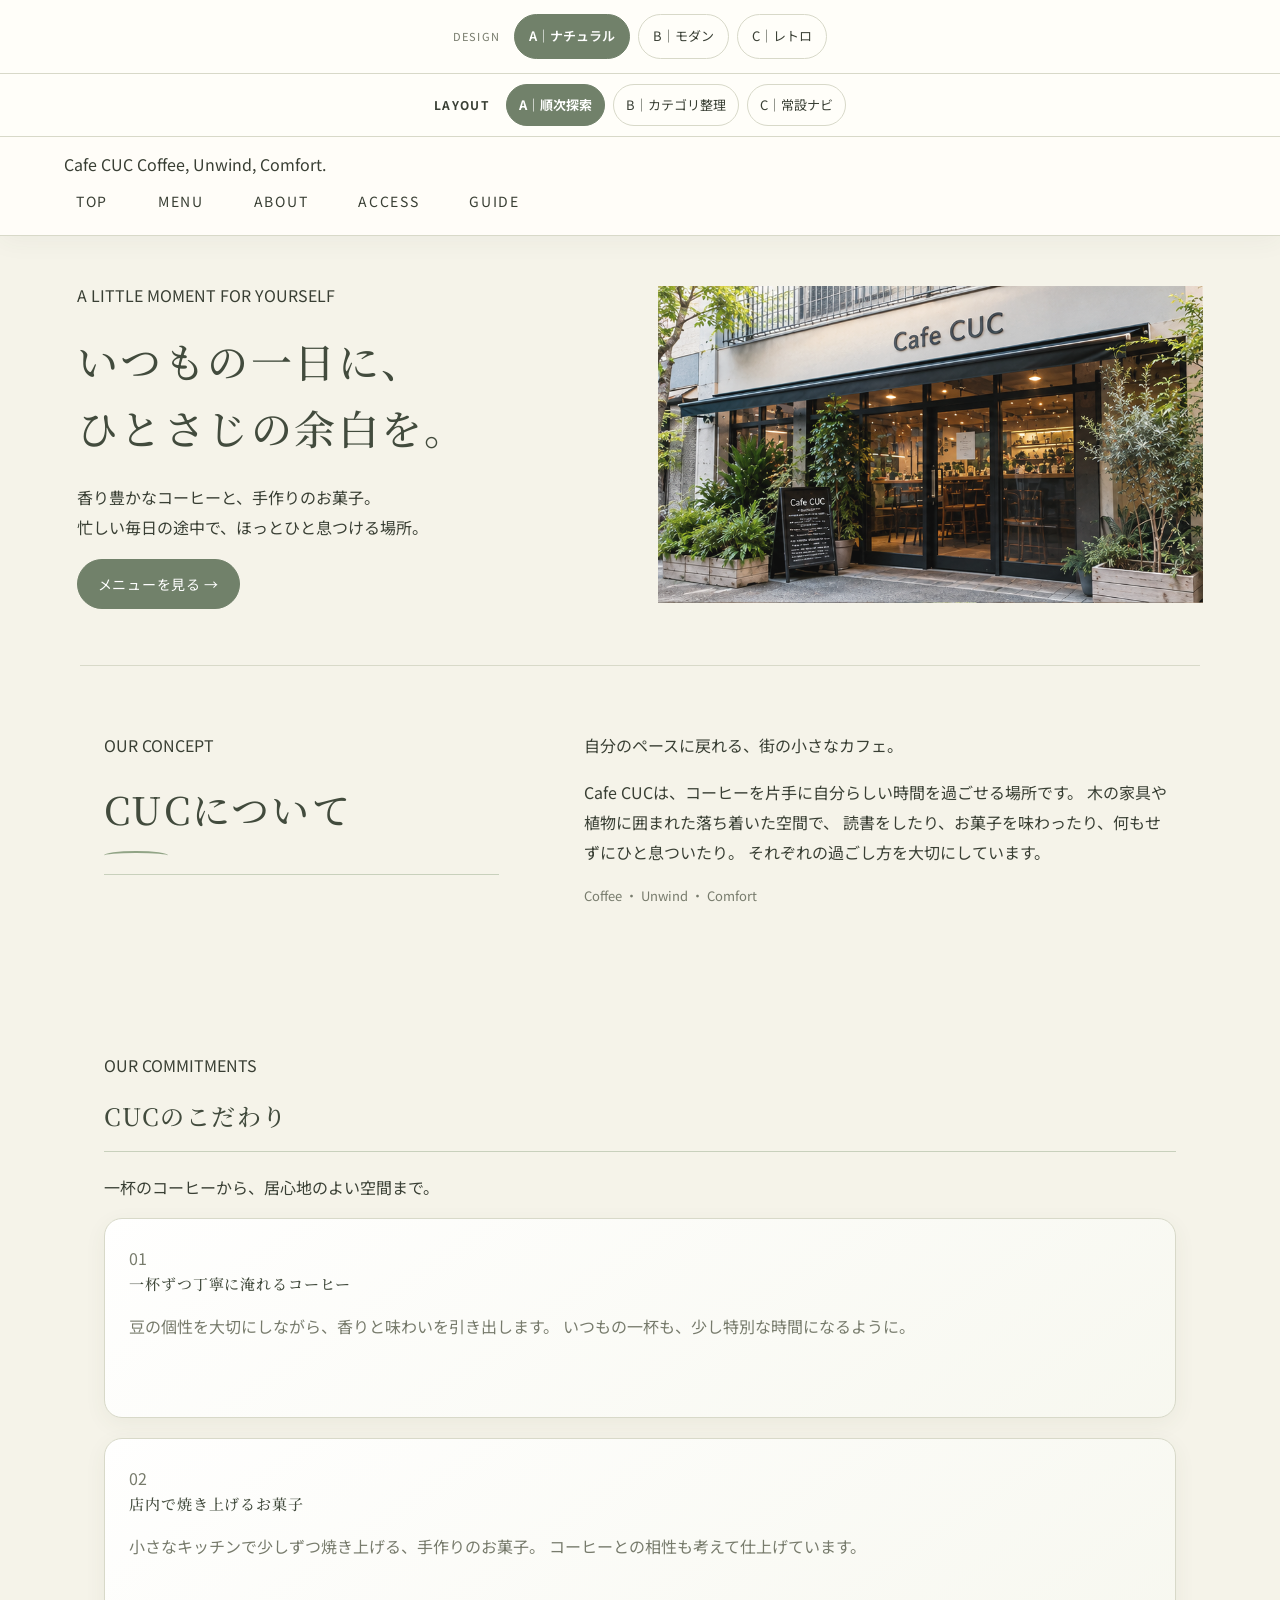
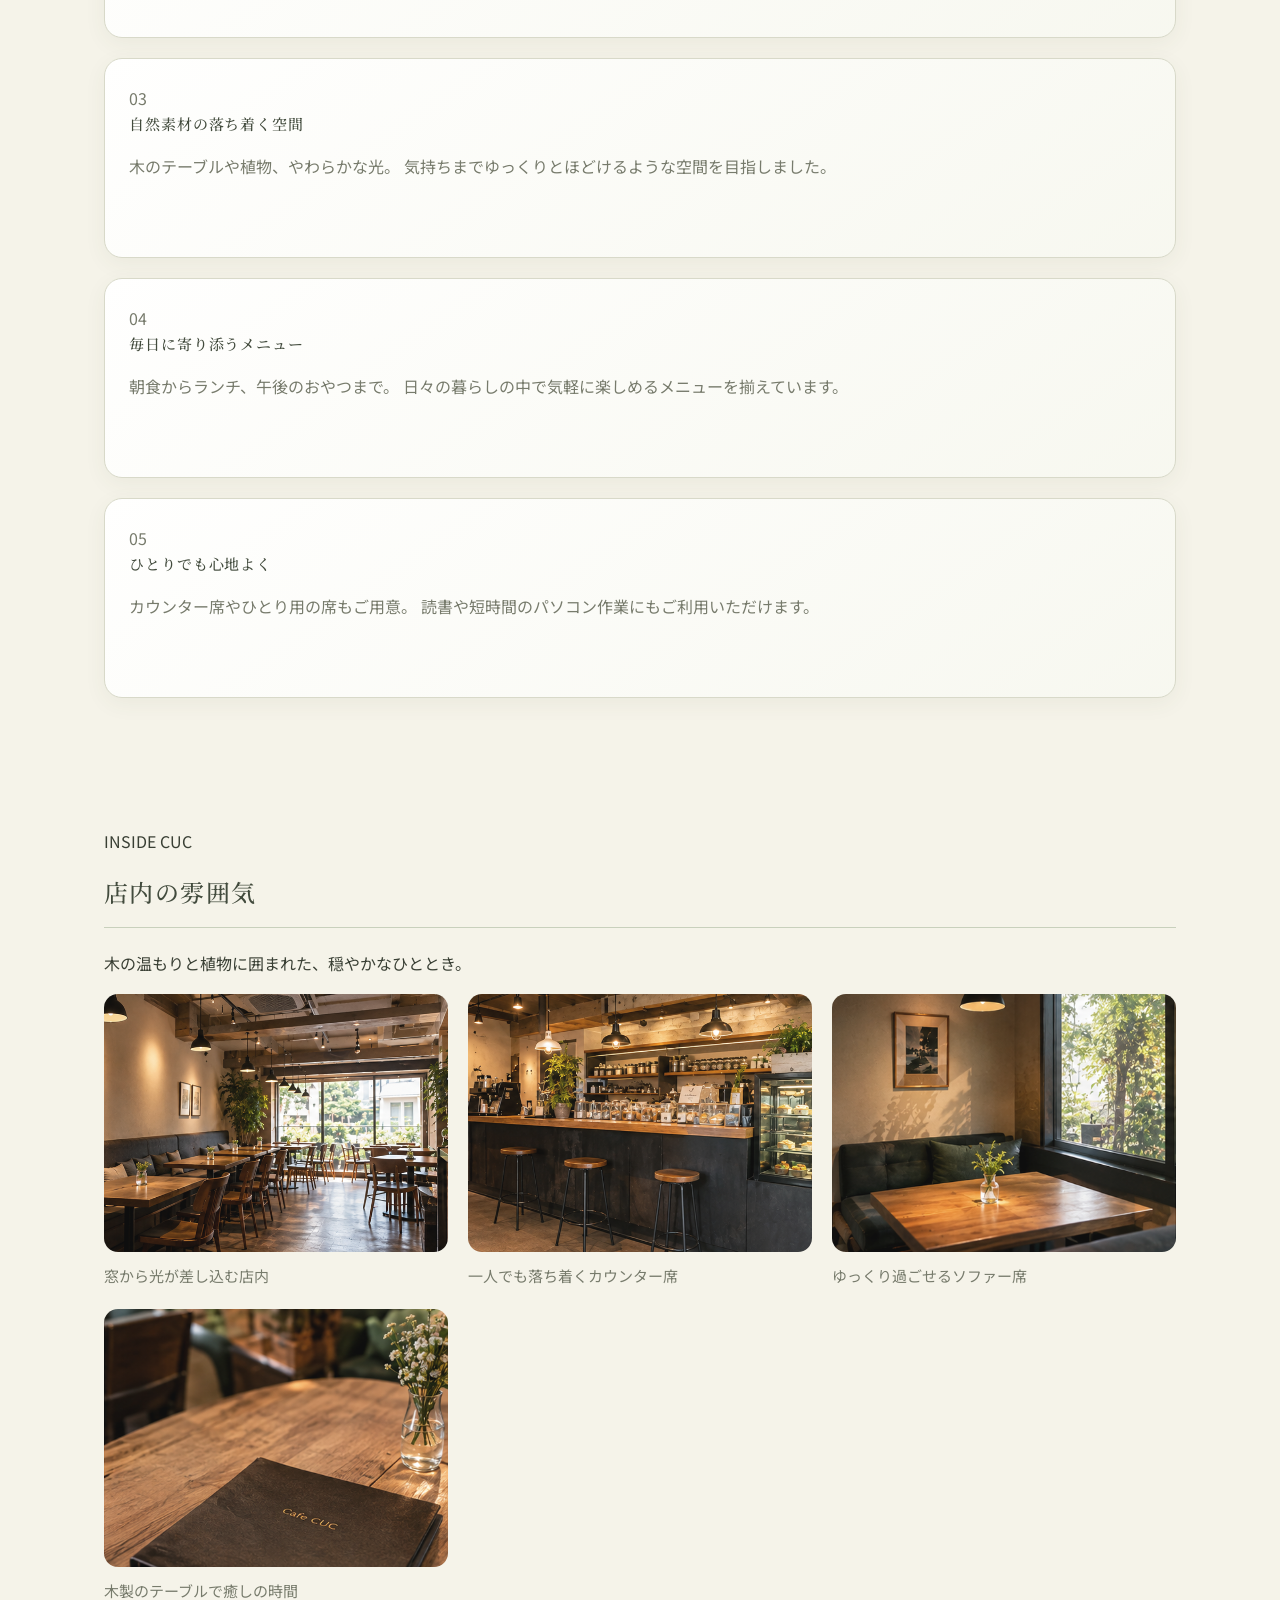
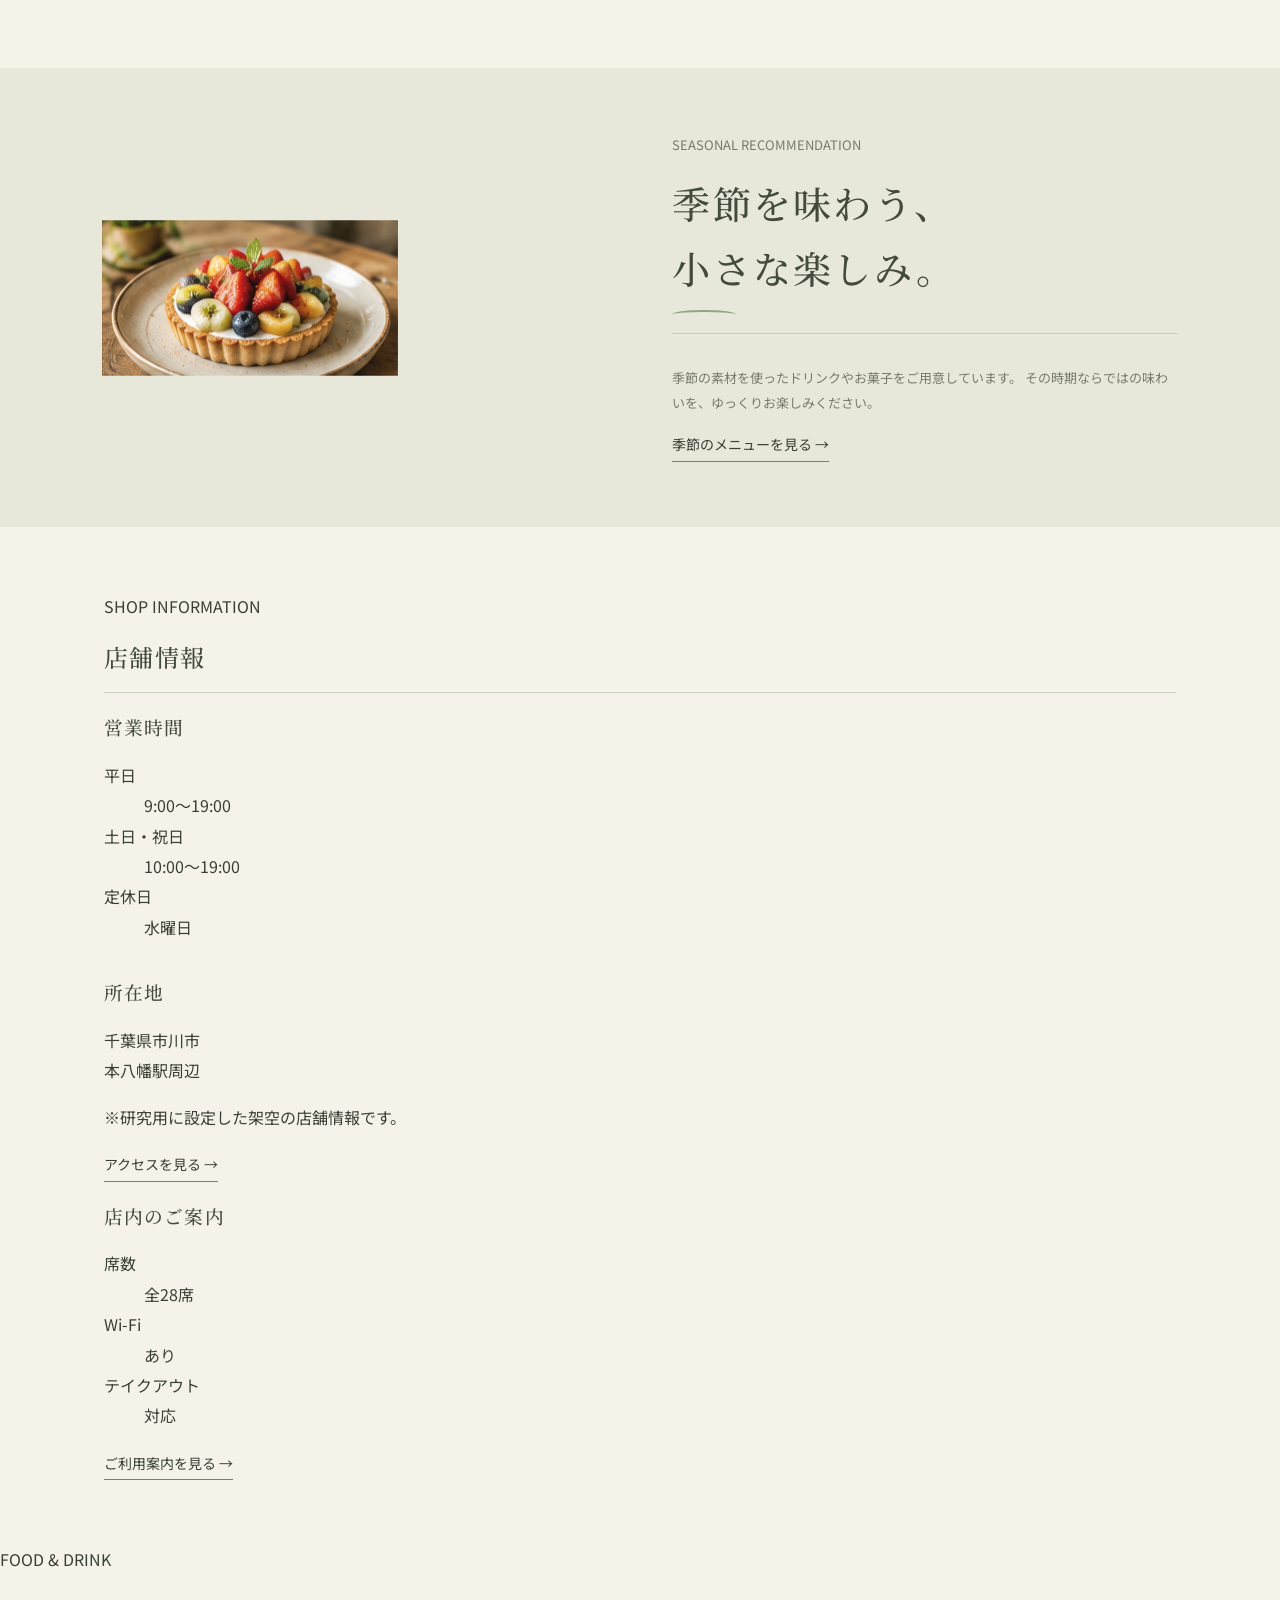
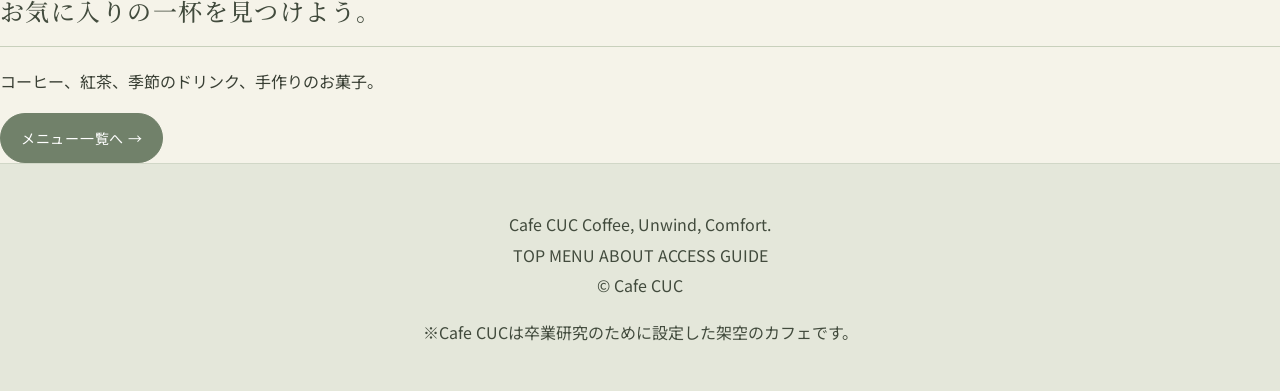
<file: index.html>
<!DOCTYPE html>
<html lang="ja">

  <head>
    <meta charset="UTF-8">
    <meta name="viewport" content="width=device-width, initial-scale=1">
    <meta name="robots" content="noindex, nofollow">
    <title> Cafe CUC | いつもの一日に、ひとさじの余白を。</title>
    <meta name="description" content="千葉県市川市・本八幡エリアにある架空のカフェ、Cafe CUC。こだわりのコーヒーと手作りのお菓子で、日常に小さなご褒美を。">

    <!-- 共通CSS -->
    <link rel="stylesheet" href="style.css">

    <!-- 共通JavaScript -->
    <script src="script.js" defer></script>
  </head>

  <body>

    <!-- =====================================
       1. デザイン切り替え
       A：ナチュラル / B：モダン / C：レトロ
  ====================================== -->
    <div class="design-switcher" aria-label="デザインの切り替え">
      <span class="design-switcher__label">DESIGN</span>

      <button type="button" data-style="botanical" aria-pressed="false">
        A｜ナチュラル
      </button>

      <button type="button" data-style="minimal" aria-pressed="false">
        B｜モダン
      </button>

      <button type="button" data-style="vintage" aria-pressed="false">
        C｜レトロ
      </button>
    </div>


    <!-- =====================================
       2. 情報配置の切り替え
       A：順次探索 / B：カテゴリ整理 / C：常設ナビ
  ====================================== -->
    <div class="layout-switcher" aria-label="情報配置の切り替え">
      <span class="layout-switcher__label">LAYOUT</span>

      <button type="button" data-layout="flow" aria-pressed="false">
        A｜順次探索
      </button>

      <button type="button" data-layout="categories" aria-pressed="false">
        B｜カテゴリ整理
      </button>

      <button type="button" data-layout="sidebar" aria-pressed="false">
        C｜常設ナビ
      </button>
    </div>


    <!-- =====================================
       3. ヘッダー
  ====================================== -->
    <header class="site-header">

      <div class="header-inner">

        <a class="site-logo" href="index.html" aria-label="Cafe CUC トップページ">
          <span class="site-logo__main">Cafe CUC</span>
          <span class="site-logo__sub">Coffee, Unwind, Comfort.</span>
        </a>

        <button class="nav-toggle" type="button" aria-label="メニューを開く" aria-expanded="false">
          <span></span>
          <span></span>
          <span></span>
        </button>

        <nav class="site-nav" aria-label="メインナビゲーション">
          <a href="index.html" aria-current="page">TOP</a>
          <a href="menu.html">MENU</a>
          <a href="about.html">ABOUT</a>
          <a href="access.html">ACCESS</a>
          <a href="guide.html">GUIDE</a>
        </nav>

      </div>

    </header>


    <!-- =====================================
       4. メインコンテンツ
       配置切り替えの対象になる部分
  ====================================== -->
    <main class="layout-shell">

      <!--
      配置Cで表示するサイドメニュー。
      配置A・BではCSSによって非表示になります。
    -->
      <aside class="layout-sidebar" aria-label="ページ内メニュー">

        <p class="layout-sidebar__heading">CONTENTS</p>

        <nav class="layout-sidebar__nav">
          <a href="#home">トップ</a>
          <a href="#concept">コンセプト</a>
          <a href="#commitments">CUCのこだわり</a>
          <a href="#interior">店内の雰囲気</a>
          <a href="#seasonal">季節のおすすめ</a>
          <a href="#information">店舗情報</a>
        </nav>

        <div class="layout-sidebar__divider"></div>

        <p class="layout-sidebar__heading">OTHER PAGES</p>

        <nav class="layout-sidebar__nav">
          <a href="menu.html">メニュー</a>
          <a href="about.html">CUCについて</a>
          <a href="access.html">アクセス</a>
          <a href="guide.html">ご利用案内</a>
        </nav>

      </aside>


      <!-- 各セクションをまとめる領域 -->
      <div class="layout-content">


        <!-- =====================================
           5. メインビジュアル
      ====================================== -->
        <section class="hero" id="home">

          <div class="hero__content">

            <p class="hero__eyebrow">
              A LITTLE MOMENT FOR YOURSELF
            </p>

            <h1 class="hero__title">
              いつもの一日に、<br>
              ひとさじの余白を。
            </h1>

            <p class="hero__text">
              香り豊かなコーヒーと、手作りのお菓子。<br>
              忙しい毎日の途中で、ほっとひと息つける場所。
            </p>

            <a class="button button--primary" href="menu.html">
              メニューを見る
              <span aria-hidden="true">→</span>
            </a>

          </div>

          <div class="hero__image">
            <img src="images/cafe1.png" alt="木の温もりを感じるCafe CUCの店内">
          </div>

        </section>


        <!-- =====================================
           6. コンセプト
      ====================================== -->
        <section class="section concept" id="concept">

          <div class="section-heading">
            <p class="section-heading__eyebrow">OUR CONCEPT</p>
            <h2 class="section-heading__title">CUCについて</h2>
          </div>

          <div class="concept__content">

            <p class="concept__lead">
              自分のペースに戻れる、街の小さなカフェ。
            </p>

            <p class="concept__text">
              Cafe CUCは、コーヒーを片手に自分らしい時間を過ごせる場所です。
              木の家具や植物に囲まれた落ち着いた空間で、
              読書をしたり、お菓子を味わったり、何もせずにひと息ついたり。
              それぞれの過ごし方を大切にしています。
            </p>

            <p class="concept__keywords">
              Coffee <span>・</span> Unwind <span>・</span> Comfort
            </p>

          </div>

        </section>


        <!-- =====================================
           7. CUCのこだわり
      ====================================== -->
        <section class="section commitments" id="commitments">

          <div class="section-heading">
            <p class="section-heading__eyebrow">OUR COMMITMENTS</p>
            <h2 class="section-heading__title">CUCのこだわり</h2>
            <p class="section-heading__description">
              一杯のコーヒーから、居心地のよい空間まで。
            </p>
          </div>

          <div class="commitment-grid">

            <article class="commitment-card">
              <p class="commitment-card__number">01</p>
              <h3>一杯ずつ丁寧に淹れるコーヒー</h3>
              <p>
                豆の個性を大切にしながら、香りと味わいを引き出します。
                いつもの一杯も、少し特別な時間になるように。
              </p>
            </article>

            <article class="commitment-card">
              <p class="commitment-card__number">02</p>
              <h3>店内で焼き上げるお菓子</h3>
              <p>
                小さなキッチンで少しずつ焼き上げる、手作りのお菓子。
                コーヒーとの相性も考えて仕上げています。
              </p>
            </article>

            <article class="commitment-card">
              <p class="commitment-card__number">03</p>
              <h3>自然素材の落ち着く空間</h3>
              <p>
                木のテーブルや植物、やわらかな光。
                気持ちまでゆっくりとほどけるような空間を目指しました。
              </p>
            </article>

            <article class="commitment-card">
              <p class="commitment-card__number">04</p>
              <h3>毎日に寄り添うメニュー</h3>
              <p>
                朝食からランチ、午後のおやつまで。
                日々の暮らしの中で気軽に楽しめるメニューを揃えています。
              </p>
            </article>

            <article class="commitment-card">
              <p class="commitment-card__number">05</p>
              <h3>ひとりでも心地よく</h3>
              <p>
                カウンター席やひとり用の席もご用意。
                読書や短時間のパソコン作業にもご利用いただけます。
              </p>
            </article>

          </div>

        </section>


        <!-- =====================================
           8. 店内の雰囲気
      ====================================== -->
        <section class="section interior-gallery" id="interior">

          <div class="section-heading">
            <p class="section-heading__eyebrow">INSIDE CUC</p>
            <h2 class="section-heading__title">店内の雰囲気</h2>
            <p class="section-heading__description">
              木の温もりと植物に囲まれた、穏やかなひととき。
            </p>
          </div>

          <div class="interior-grid">

            <figure class="interior-gallery__item">
              <img src="images/cafe2.png" alt="自然光が差し込むカフェの店内" loading="lazy">
              <figcaption>窓から光が差し込む店内</figcaption>
            </figure>

            <figure class="interior-gallery__item">
              <img src="images/cafe4.png" alt="一人でも落ち着くカウンター席" loading="lazy">
              <figcaption>一人でも落ち着くカウンター席</figcaption>
            </figure>

            <figure class="interior-gallery__item">
              <img src="images/cafe3.png" alt="ゆっくり過ごせるソファー席" loading="lazy">
              <figcaption>ゆっくり過ごせるソファー席</figcaption>
            </figure>

            <figure class="interior-gallery__item">
              <img src="images/cafe5.png" alt="木製のテーブルで癒しの時間" loading="lazy">
              <figcaption>木製のテーブルで癒しの時間</figcaption>
            </figure>

          </div>

        </section>


        <!-- =====================================
           9. 季節のおすすめ
      ====================================== -->
        <section class="feature" id="seasonal">

          <div class="feature__image">
            <img src="images/sweets6.png" alt="季節の商品" loading="lazy">
          </div>

          <div class="feature__content">
            <p class="feature__eyebrow">SEASONAL RECOMMENDATION</p>

            <h2 class="feature__title">
              季節を味わう、<br>
              小さな楽しみ。
            </h2>

            <p class="feature__text">
              季節の素材を使ったドリンクやお菓子をご用意しています。
              その時期ならではの味わいを、ゆっくりお楽しみください。
            </p>

            <a class="text-link" href="menu.html#seasonal">
              季節のメニューを見る
              <span aria-hidden="true">→</span>
            </a>
          </div>

        </section>


        <!-- =====================================
           10. 店舗情報
      ====================================== -->
        <section class="section information" id="information">

          <div class="section-heading">
            <p class="section-heading__eyebrow">SHOP INFORMATION</p>
            <h2 class="section-heading__title">店舗情報</h2>
          </div>

          <div class="info-grid">

            <article class="info-card">
              <h3>営業時間</h3>

              <dl class="info-list">
                <div>
                  <dt>平日</dt>
                  <dd>9:00〜19:00</dd>
                </div>

                <div>
                  <dt>土日・祝日</dt>
                  <dd>10:00〜19:00</dd>
                </div>

                <div>
                  <dt>定休日</dt>
                  <dd>水曜日</dd>
                </div>
              </dl>
            </article>

            <article class="info-card">
              <h3>所在地</h3>

              <p>
                千葉県市川市<br>
                本八幡駅周辺
              </p>

              <p class="info-card__note">
                ※研究用に設定した架空の店舗情報です。
              </p>

              <a class="text-link" href="access.html">
                アクセスを見る
                <span aria-hidden="true">→</span>
              </a>
            </article>

            <article class="info-card">
              <h3>店内のご案内</h3>

              <dl class="info-list">
                <div>
                  <dt>席数</dt>
                  <dd>全28席</dd>
                </div>

                <div>
                  <dt>Wi-Fi</dt>
                  <dd>あり</dd>
                </div>

                <div>
                  <dt>テイクアウト</dt>
                  <dd>対応</dd>
                </div>
              </dl>

              <a class="text-link" href="guide.html">
                ご利用案内を見る
                <span aria-hidden="true">→</span>
              </a>
            </article>

          </div>

        </section>


        <!-- =====================================
           11. メニューへの案内
      ====================================== -->
        <section class="menu-banner">

          <div class="menu-banner__content">
            <p class="menu-banner__eyebrow">FOOD & DRINK</p>
            <h2>お気に入りの一杯を見つけよう。</h2>
            <p>コーヒー、紅茶、季節のドリンク、手作りのお菓子。</p>

            <a class="button button--primary" href="menu.html">
              メニュー一覧へ
              <span aria-hidden="true">→</span>
            </a>
          </div>

        </section>

      </div>
      <!-- /.layout-main -->

    </main>
    <!-- /.layout-shell -->


    <!-- =====================================
       12. フッター
  ====================================== -->
    <footer class="site-footer">

      <div class="site-footer__inner">

        <a class="site-logo site-logo--footer" href="index.html">
          <span class="site-logo__main">Cafe CUC</span>
          <span class="site-logo__sub">Coffee, Unwind, Comfort.</span>
        </a>

        <nav class="footer-nav" aria-label="フッターナビゲーション">
          <a href="index.html">TOP</a>
          <a href="menu.html">MENU</a>
          <a href="about.html">ABOUT</a>
          <a href="access.html">ACCESS</a>
          <a href="guide.html">GUIDE</a>
        </nav>

        <p class="site-footer__copyright">
          © Cafe CUC
        </p>

        <p class="site-footer__note">
          ※Cafe CUCは卒業研究のために設定した架空のカフェです。
        </p>

      </div>

    </footer>




  </body>

</html>
</file>
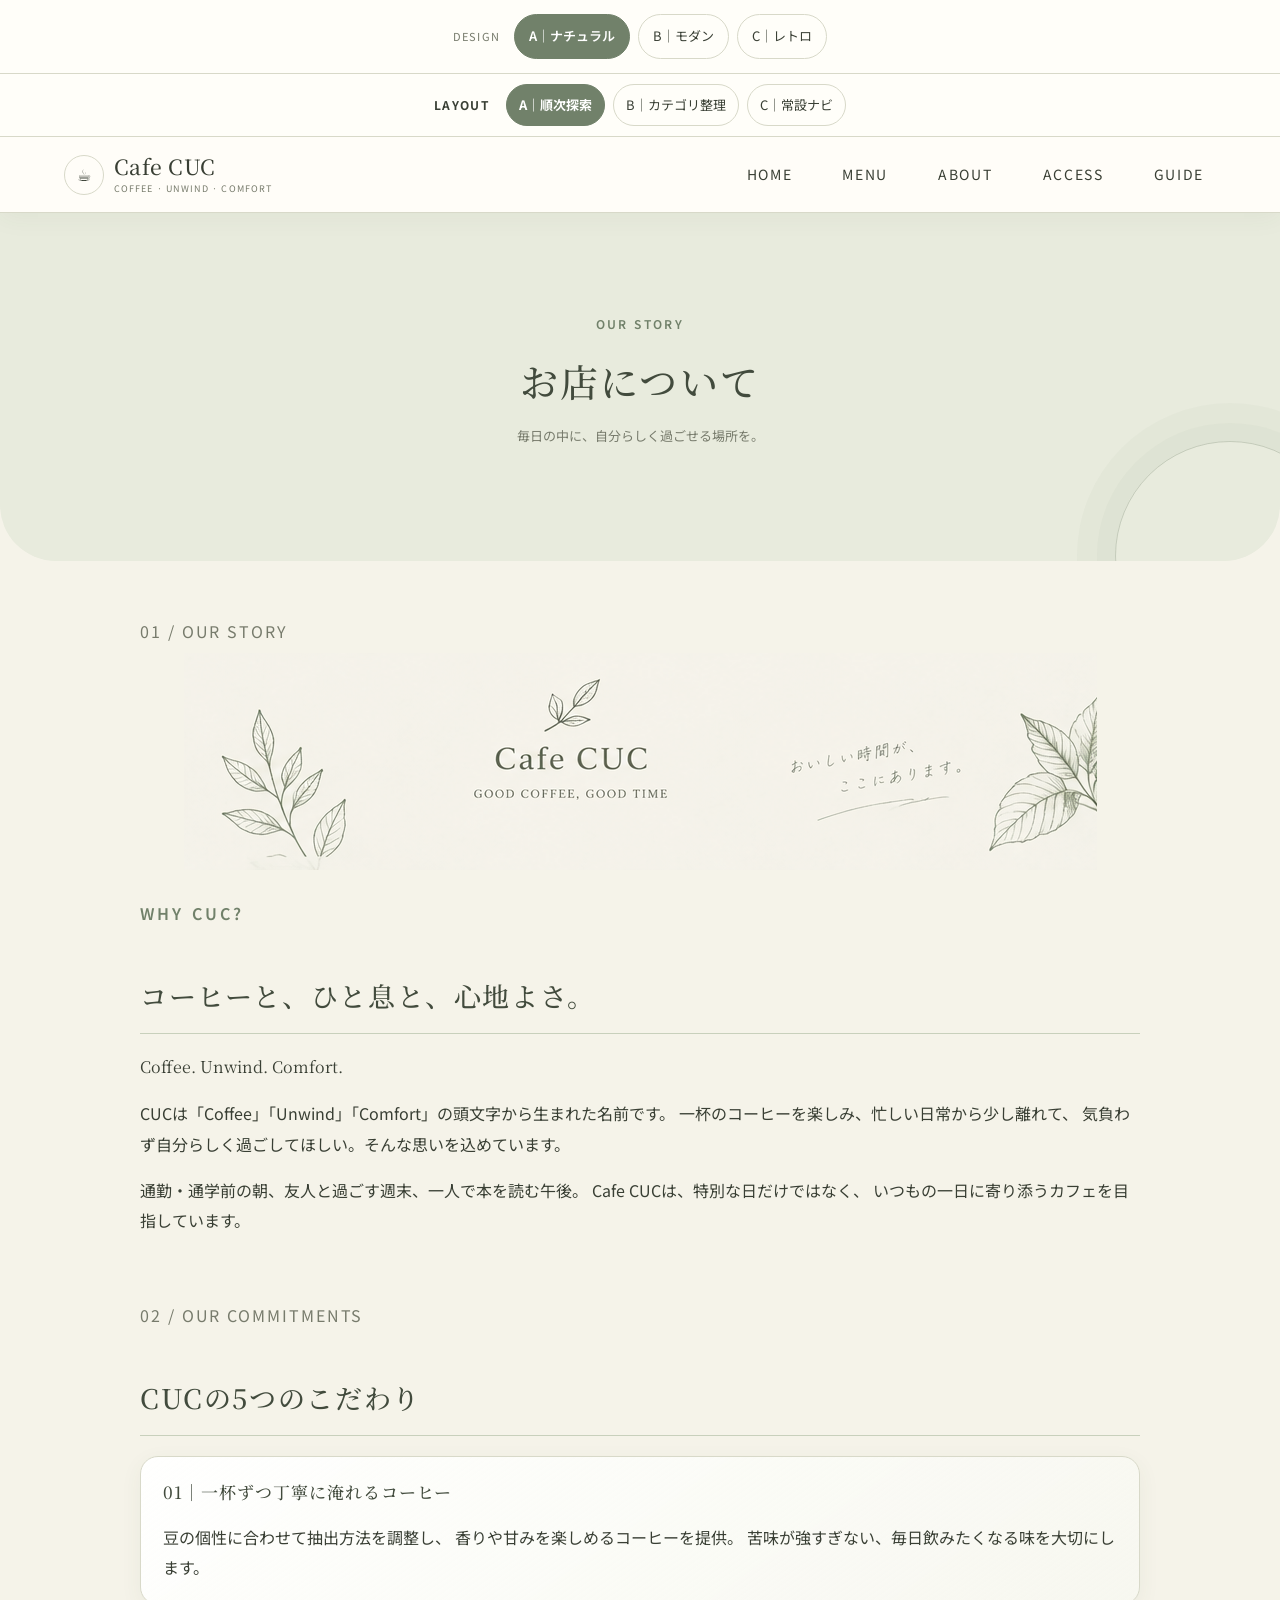
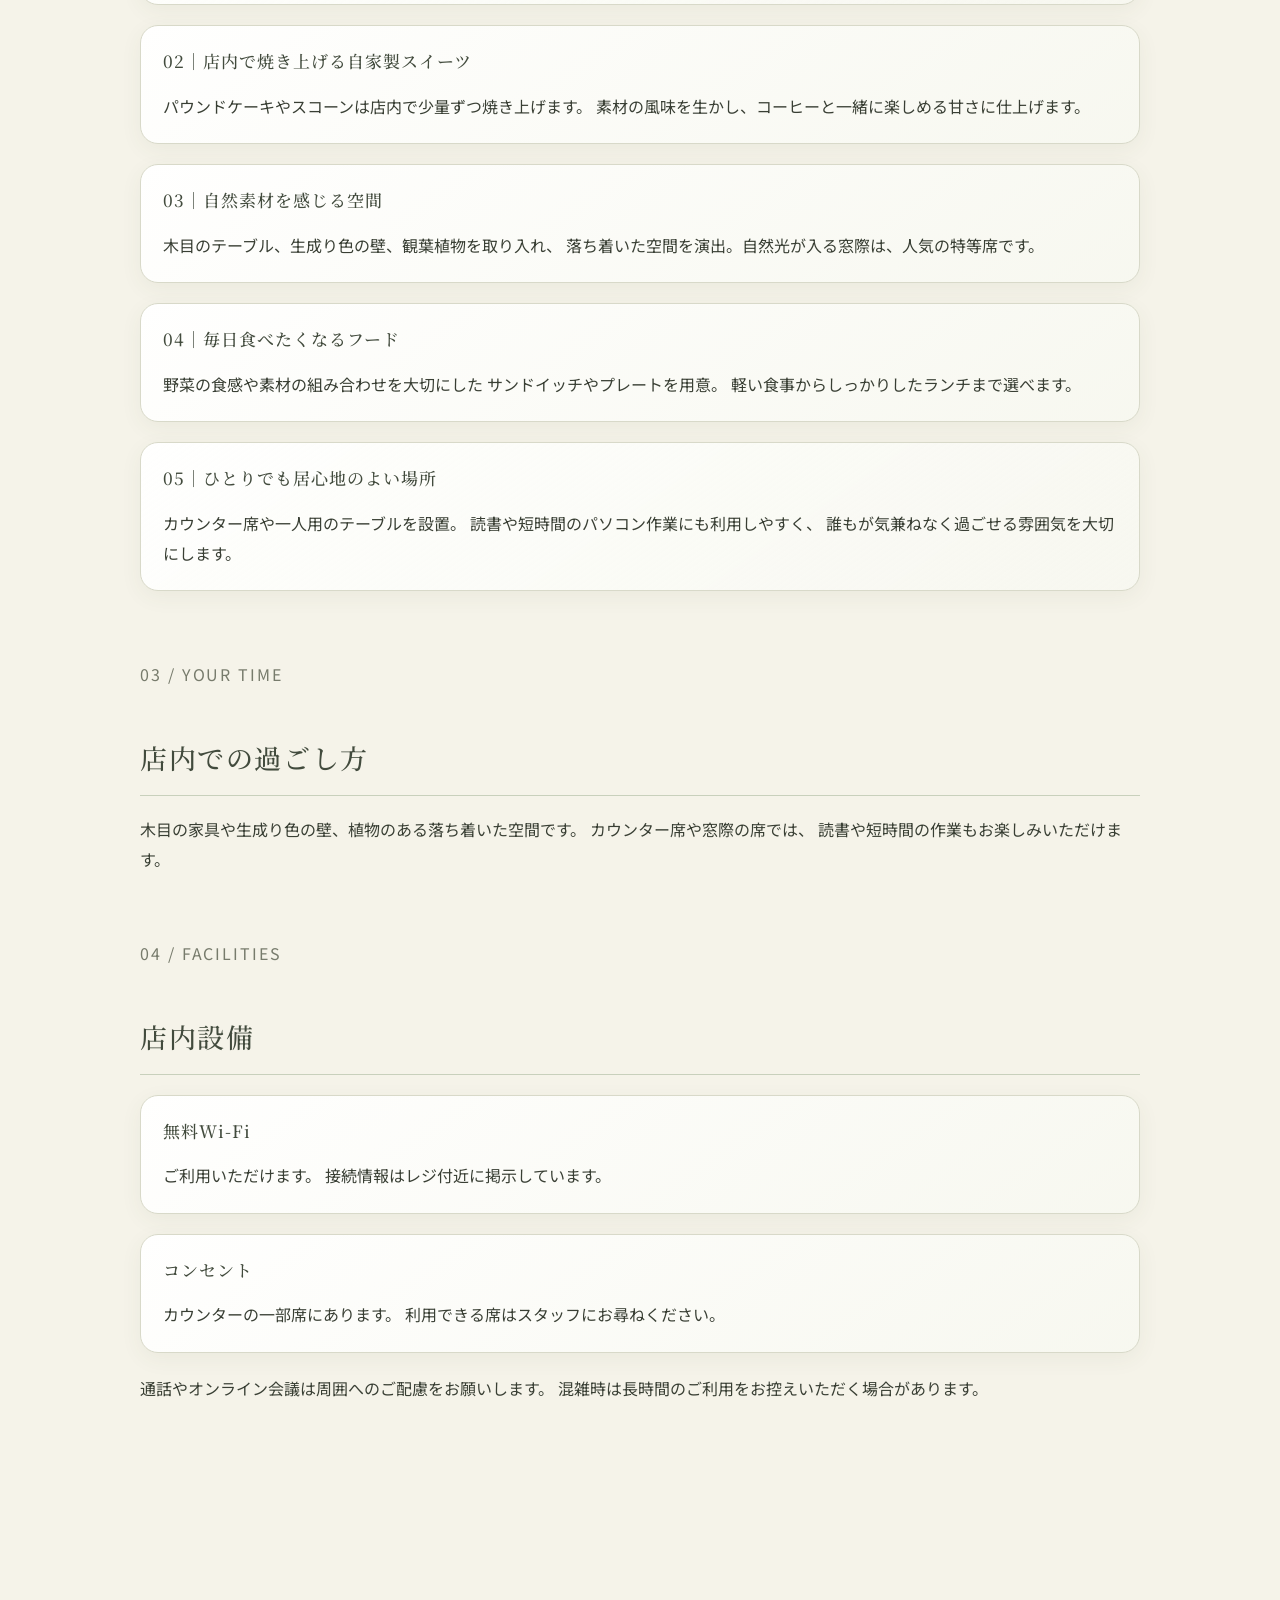
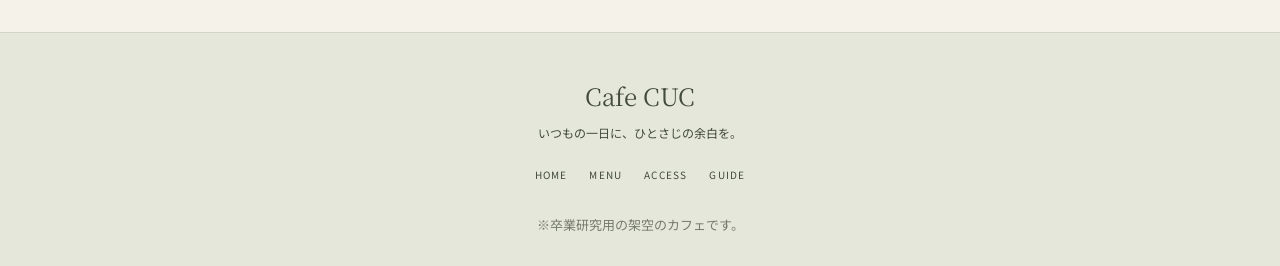
<file: about.html>
<!DOCTYPE html>
<html lang="ja">
<head>
  <meta charset="UTF-8">
  <meta name="viewport" content="width=device-width, initial-scale=1">
  <meta name="robots" content="noindex, nofollow">
  <title>ABOUT | Cafe CUC</title>
  <link rel="stylesheet" href="style.css">
  <script src="script.js" defer></script>
</head>

<body>
  <!-- デザイン切り替え -->
  <div class="design-switcher" aria-label="デザイン切り替え">
    <span class="design-switcher__label">DESIGN</span>

    <button type="button" data-style="botanical" aria-pressed="false">
      A｜ナチュラル
    </button>

    <button type="button" data-style="minimal" aria-pressed="false">
      B｜モダン
    </button>

    <button type="button" data-style="vintage" aria-pressed="false">
      C｜レトロ
    </button>
  </div>

  <!-- 情報配置の切り替え -->
  <div class="layout-switcher" aria-label="情報配置の切り替え">
    <span class="layout-switcher__label">LAYOUT</span>

    <button type="button" data-layout="flow" aria-pressed="false">
      A｜順次探索
    </button>

    <button type="button" data-layout="categories" aria-pressed="false">
      B｜カテゴリ整理
    </button>

    <button type="button" data-layout="sidebar" aria-pressed="false">
      C｜常設ナビ
    </button>
  </div>

  <!-- ヘッダー -->
  <header class="site-header">
    <a class="brand" href="index.html">
      <span class="brand-icon">☕︎</span>
      <span>
        <strong>Cafe CUC</strong>
        <small>COFFEE · UNWIND · COMFORT</small>
      </span>
    </a>

    <button class="nav-toggle" aria-expanded="false">MENU</button>

    <nav class="site-nav">
      <a href="index.html">HOME</a>
      <a href="menu.html">MENU</a>
      <a href="about.html">ABOUT</a>
      <a href="access.html">ACCESS</a>
      <a href="guide.html">GUIDE</a>
    </nav>
  </header>

  <main>
    <!-- ページタイトル -->
    <section class="page-hero">
      <p class="eyebrow">OUR STORY</p>
      <h1>お店について</h1>
      <p>毎日の中に、自分らしく過ごせる場所を。</p>
    </section>

    <!-- 情報配置の切り替え対象 -->
    <div class="info-page-layout">

      <!-- 目次：B・Cで表示 -->
      <aside class="info-page-nav" aria-label="お店についての目次">
        <p class="eyebrow">CONTENTS</p>
        <nav>
          <a href="#story">CUCについて</a>
          <a href="#commitments">5つのこだわり</a>
          <a href="#space">店内での過ごし方</a>
          <a href="#facilities">店内設備</a>
        </nav>
      </aside>

      <!-- 本文 -->
      <div class="content info-page-content">

        <!-- 1. CUCについて -->
        <section class="info-page-section" id="story">
          <p class="info-page-label">01 / OUR STORY</p>

          <div class="about-logo">
            <img
              src="images/logo2.png"
              alt="Cafe CUCのロゴ"
              loading="lazy"
            >
          </div>

          <p class="eyebrow">WHY CUC?</p>
          <h2>コーヒーと、ひと息と、心地よさ。</h2>

          <p class="large-copy">Coffee. Unwind. Comfort.</p>

          <p>
            CUCは「Coffee」「Unwind」「Comfort」の頭文字から生まれた名前です。
            一杯のコーヒーを楽しみ、忙しい日常から少し離れて、
            気負わず自分らしく過ごしてほしい。そんな思いを込めています。
          </p>

          <p>
            通勤・通学前の朝、友人と過ごす週末、一人で本を読む午後。
            Cafe CUCは、特別な日だけではなく、
            いつもの一日に寄り添うカフェを目指しています。
          </p>
        </section>

        <!-- 2. 5つのこだわり -->
        <section class="info-page-section" id="commitments">
          <p class="info-page-label">02 / OUR COMMITMENTS</p>
          <h2>CUCの5つのこだわり</h2>

          <div class="info-box">
            <h3>01｜一杯ずつ丁寧に淹れるコーヒー</h3>
            <p>
              豆の個性に合わせて抽出方法を調整し、
              香りや甘みを楽しめるコーヒーを提供。
              苦味が強すぎない、毎日飲みたくなる味を大切にします。
            </p>
          </div>

          <div class="info-box">
            <h3>02｜店内で焼き上げる自家製スイーツ</h3>
            <p>
              パウンドケーキやスコーンは店内で少量ずつ焼き上げます。
              素材の風味を生かし、コーヒーと一緒に楽しめる甘さに仕上げます。
            </p>
          </div>

          <div class="info-box">
            <h3>03｜自然素材を感じる空間</h3>
            <p>
              木目のテーブル、生成り色の壁、観葉植物を取り入れ、
              落ち着いた空間を演出。自然光が入る窓際は、人気の特等席です。
            </p>
          </div>

          <div class="info-box">
            <h3>04｜毎日食べたくなるフード</h3>
            <p>
              野菜の食感や素材の組み合わせを大切にした
              サンドイッチやプレートを用意。
              軽い食事からしっかりしたランチまで選べます。
            </p>
          </div>

          <div class="info-box">
            <h3>05｜ひとりでも居心地のよい場所</h3>
            <p>
              カウンター席や一人用のテーブルを設置。
              読書や短時間のパソコン作業にも利用しやすく、
              誰もが気兼ねなく過ごせる雰囲気を大切にします。
            </p>
          </div>
        </section>

        <!-- 3. 店内での過ごし方 -->
        <section class="info-page-section" id="space">
          <p class="info-page-label">03 / YOUR TIME</p>
          <h2>店内での過ごし方</h2>

          <p>
            木目の家具や生成り色の壁、植物のある落ち着いた空間です。
            カウンター席や窓際の席では、
            読書や短時間の作業もお楽しみいただけます。
          </p>
        </section>

        <!-- 4. 店内設備 -->
        <section class="info-page-section" id="facilities">
          <p class="info-page-label">04 / FACILITIES</p>
          <h2>店内設備</h2>

          <div class="info-box">
            <h3>無料Wi-Fi</h3>
            <p>
              ご利用いただけます。
              接続情報はレジ付近に掲示しています。
            </p>
          </div>

          <div class="info-box">
            <h3>コンセント</h3>
            <p>
              カウンターの一部席にあります。
              利用できる席はスタッフにお尋ねください。
            </p>
          </div>

          <p>
            通話やオンライン会議は周囲へのご配慮をお願いします。
            混雑時は長時間のご利用をお控えいただく場合があります。
          </p>
        </section>

      </div>
    </div>
  </main>

  <!-- フッター -->
  <footer class="site-footer">
    <a class="footer-brand" href="index.html">Cafe CUC</a>
    <p>いつもの一日に、ひとさじの余白を。</p>

    <div class="footer-links">
      <a href="index.html">HOME</a>
      <a href="menu.html">MENU</a>
      <a href="access.html">ACCESS</a>
      <a href="guide.html">GUIDE</a>
    </div>

    <small>※卒業研究用の架空のカフェです。</small>
  </footer>
</body>
</html>
</file>
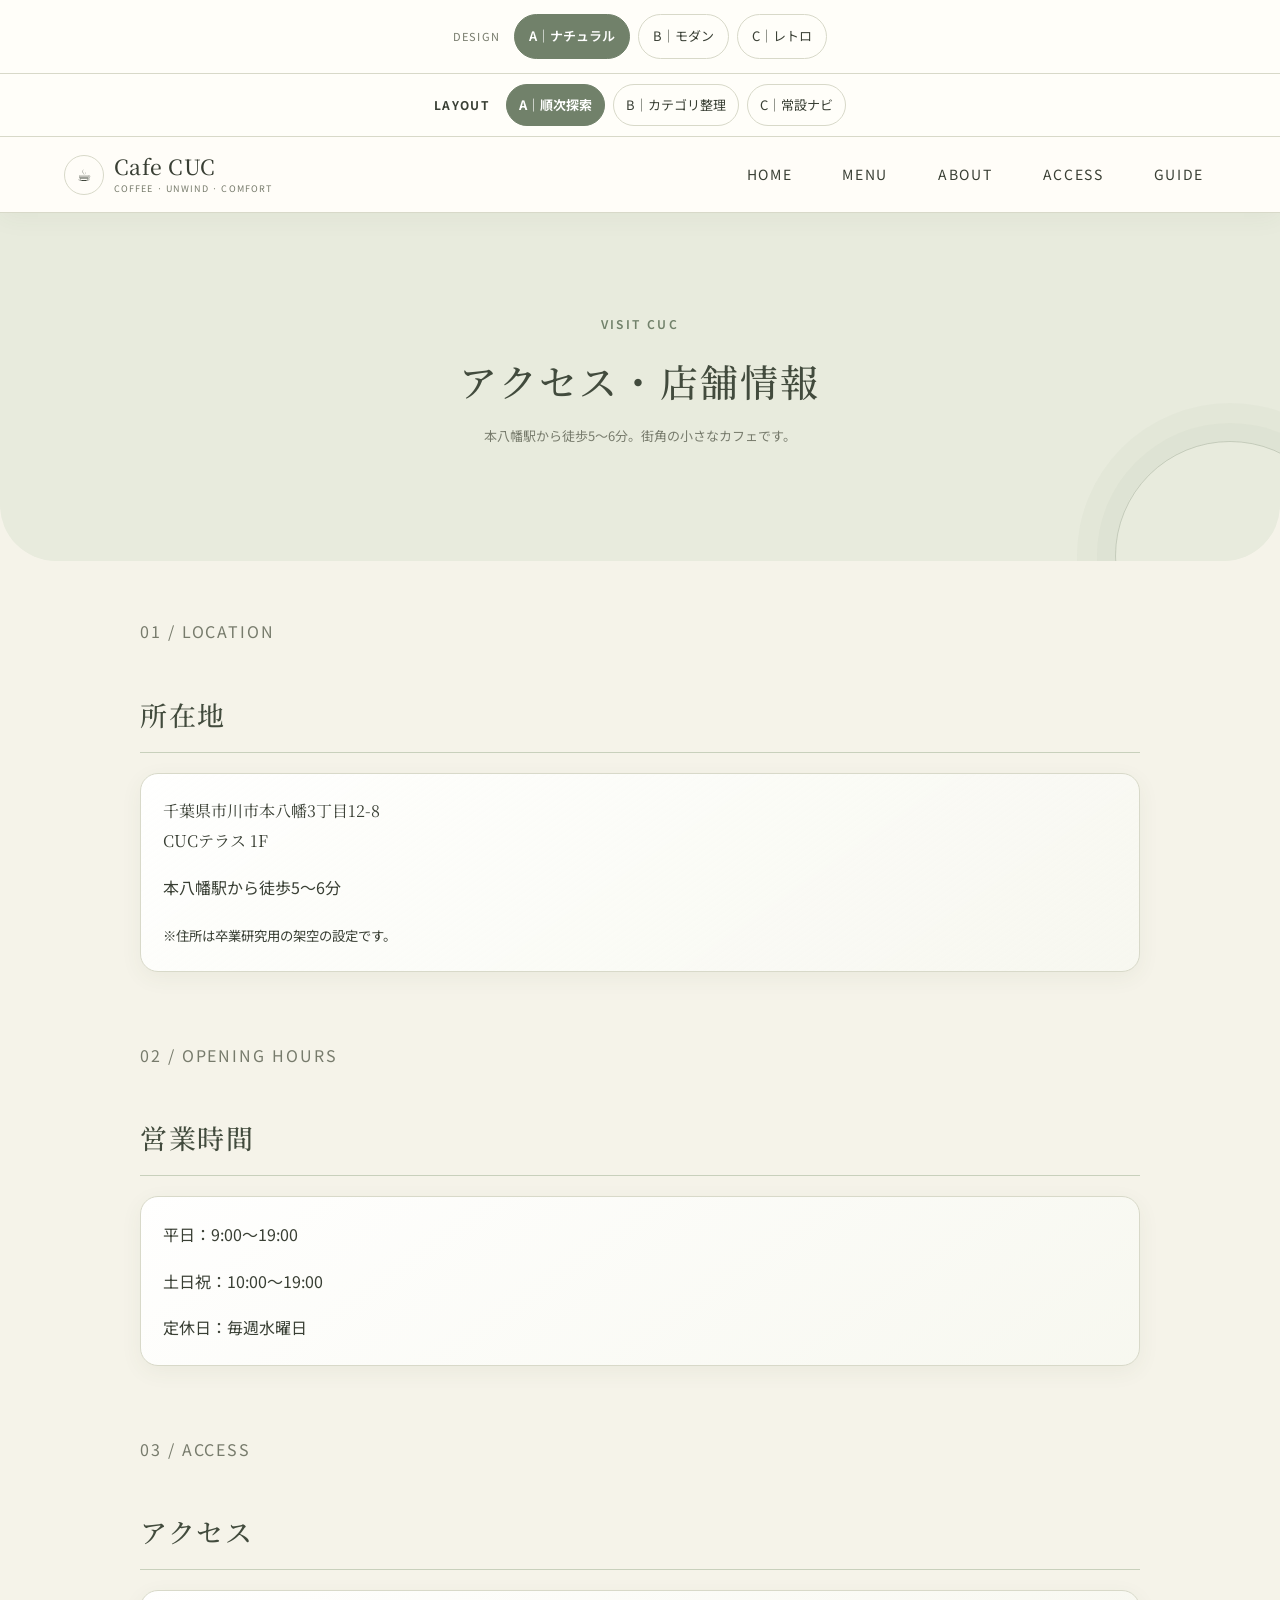
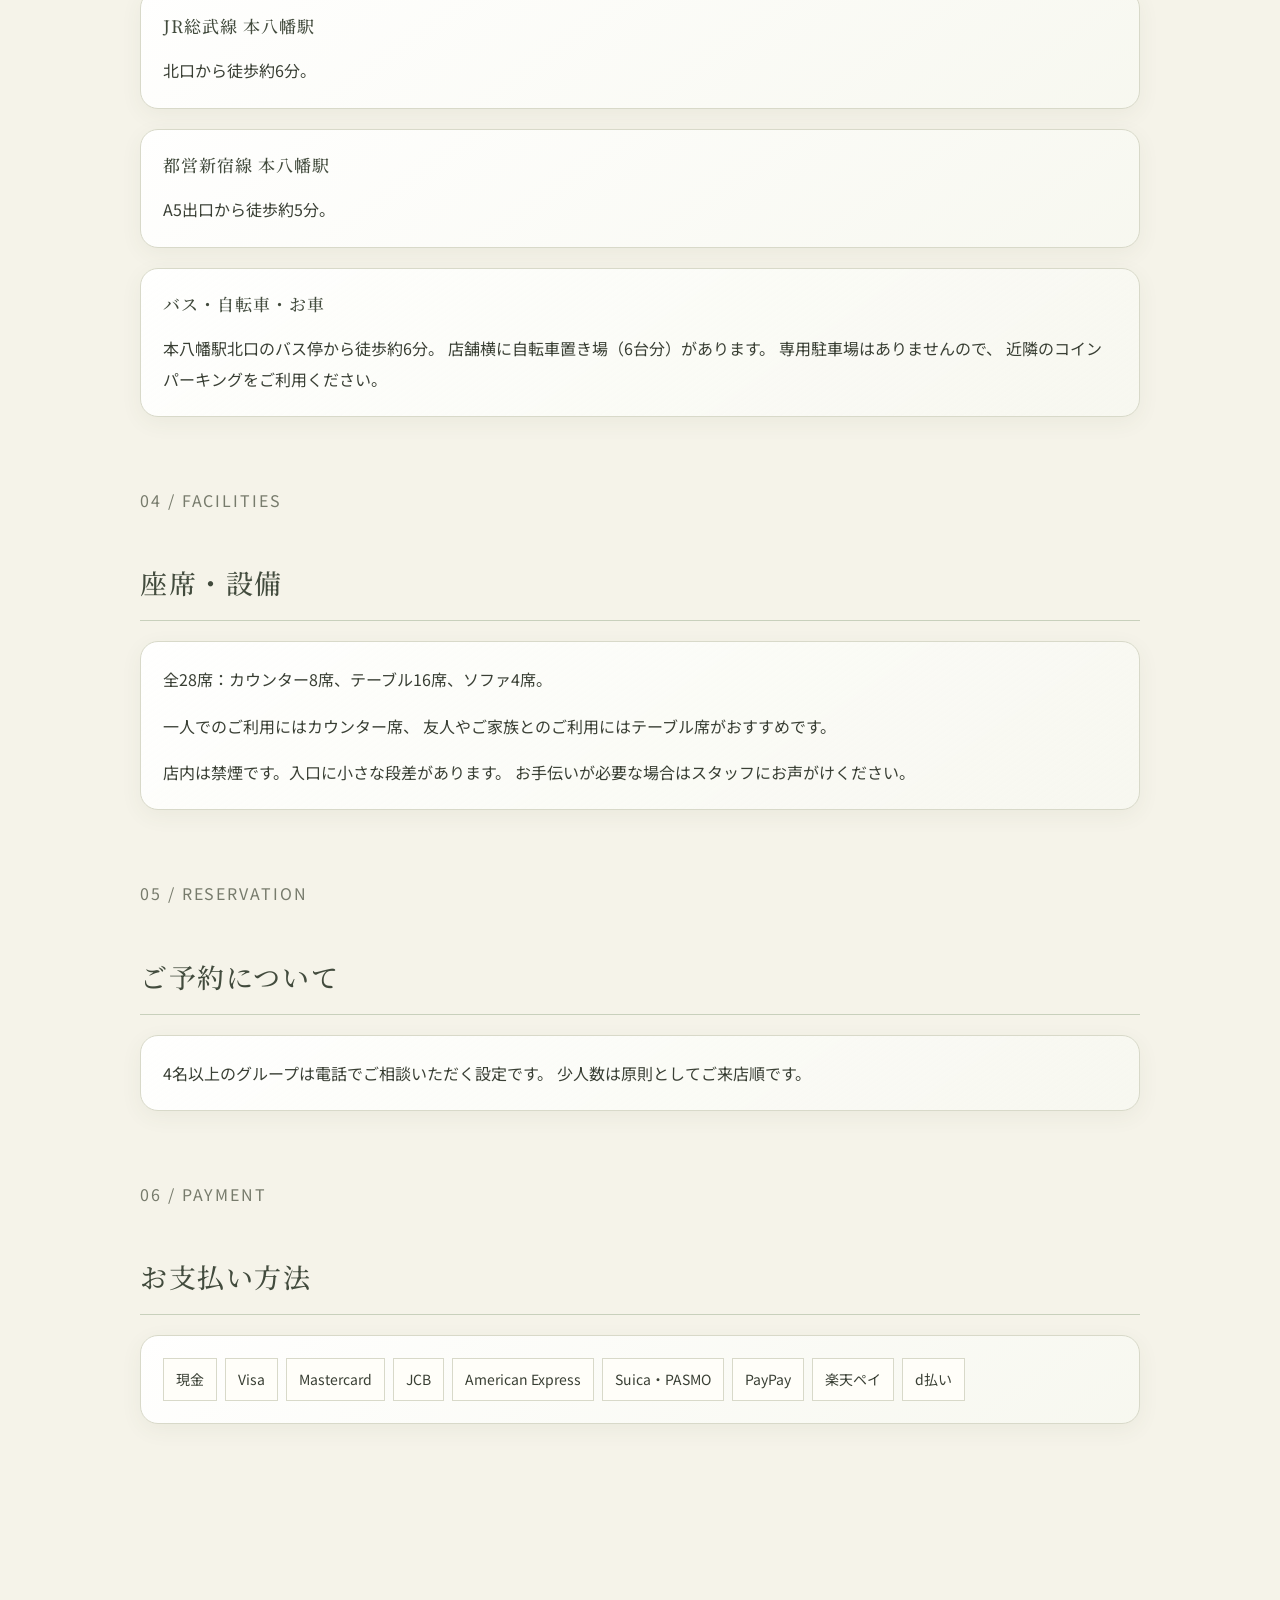
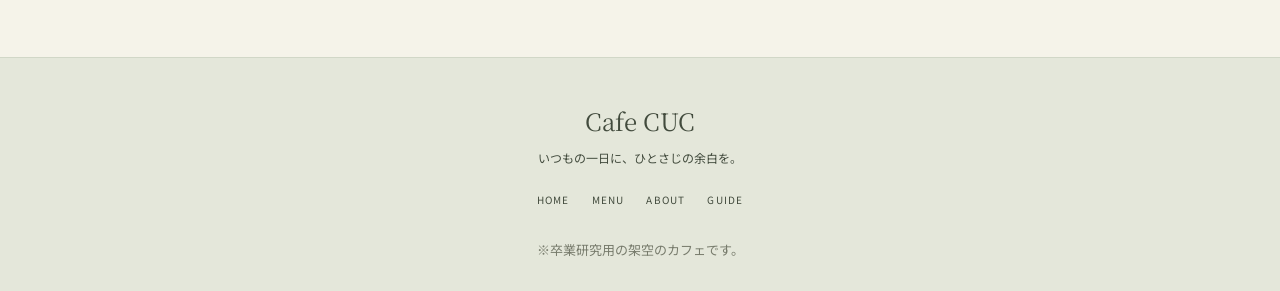
<file: access.html>
<!DOCTYPE html>
<html lang="ja">
<head>
  <meta charset="UTF-8">
  <meta name="viewport" content="width=device-width, initial-scale=1">
  <meta name="robots" content="noindex, nofollow">
  <title>ACCESS | Cafe CUC</title>
  <link rel="stylesheet" href="style.css">
  <script src="script.js" defer></script>
</head>
<body>

  <!-- デザイン切り替え -->
  <div class="design-switcher" aria-label="デザイン切り替え">
    <span class="design-switcher__label">DESIGN</span>
    <button type="button" data-style="botanical" aria-pressed="false">A｜ナチュラル</button>
    <button type="button" data-style="minimal" aria-pressed="false">B｜モダン</button>
    <button type="button" data-style="vintage" aria-pressed="false">C｜レトロ</button>
  </div>

  <!-- 情報配置切り替え -->
  <div class="layout-switcher" aria-label="情報配置の切り替え">
    <span class="layout-switcher__label">LAYOUT</span>
    <button type="button" data-layout="flow" aria-pressed="false">A｜順次探索</button>
    <button type="button" data-layout="categories" aria-pressed="false">B｜カテゴリ整理</button>
    <button type="button" data-layout="sidebar" aria-pressed="false">C｜常設ナビ</button>
  </div>

  <!-- ヘッダー -->
  <header class="site-header">
    <a class="brand" href="index.html">
      <span class="brand-icon">☕︎</span>
      <span>
        <strong>Cafe CUC</strong>
        <small>COFFEE · UNWIND · COMFORT</small>
      </span>
    </a>

    <button class="nav-toggle" aria-expanded="false">MENU</button>

    <nav class="site-nav">
      <a href="index.html">HOME</a>
      <a href="menu.html">MENU</a>
      <a href="about.html">ABOUT</a>
      <a href="access.html">ACCESS</a>
      <a href="guide.html">GUIDE</a>
    </nav>
  </header>

  <main>
    <section class="page-hero">
      <p class="eyebrow">VISIT CUC</p>
      <h1>アクセス・店舗情報</h1>
      <p>本八幡駅から徒歩5〜6分。街角の小さなカフェです。</p>
    </section>

    <!-- 情報配置の切り替え対象 -->
    <div class="info-page-layout">

      <!-- 配置Cで使う常設ナビ -->
      <aside class="info-page-nav" aria-label="店舗情報メニュー">
        <p class="eyebrow">INFORMATION</p>
        <nav>
          <a href="#location">所在地</a>
          <a href="#hours">営業時間</a>
          <a href="#access-route">アクセス</a>
          <a href="#seats">座席・設備</a>
          <a href="#reservation">ご予約について</a>
          <a href="#payment">お支払い方法</a>
        </nav>
      </aside>

      <!-- 店舗情報 -->
      <div class="content info-page-content">

        <section class="info-page-section" id="location">
          <p class="info-page-label">01 / LOCATION</p>
          <h2>所在地</h2>
          <div class="info-box">
            <p class="large-copy">
              千葉県市川市本八幡3丁目12-8<br>
              CUCテラス 1F
            </p>
            <p>本八幡駅から徒歩5〜6分</p>
            <small>※住所は卒業研究用の架空の設定です。</small>
          </div>
        </section>

        <section class="info-page-section" id="hours">
          <p class="info-page-label">02 / OPENING HOURS</p>
          <h2>営業時間</h2>
          <div class="info-box">
            <p>平日：9:00〜19:00</p>
            <p>土日祝：10:00〜19:00</p>
            <p>定休日：毎週水曜日</p>
          </div>
        </section>

        <section class="info-page-section" id="access-route">
          <p class="info-page-label">03 / ACCESS</p>
          <h2>アクセス</h2>

          <div class="info-box">
            <h3>JR総武線 本八幡駅</h3>
            <p>北口から徒歩約6分。</p>
          </div>

          <div class="info-box">
            <h3>都営新宿線 本八幡駅</h3>
            <p>A5出口から徒歩約5分。</p>
          </div>

          <div class="info-box">
            <h3>バス・自転車・お車</h3>
            <p>
              本八幡駅北口のバス停から徒歩約6分。
              店舗横に自転車置き場（6台分）があります。
              専用駐車場はありませんので、
              近隣のコインパーキングをご利用ください。
            </p>
          </div>
        </section>

        <section class="info-page-section" id="seats">
          <p class="info-page-label">04 / FACILITIES</p>
          <h2>座席・設備</h2>
          <div class="info-box">
            <p>全28席：カウンター8席、テーブル16席、ソファ4席。</p>
            <p>
              一人でのご利用にはカウンター席、
              友人やご家族とのご利用にはテーブル席がおすすめです。
            </p>
            <p>
              店内は禁煙です。入口に小さな段差があります。
              お手伝いが必要な場合はスタッフにお声がけください。
            </p>
          </div>
        </section>

        <section class="info-page-section" id="reservation">
          <p class="info-page-label">05 / RESERVATION</p>
          <h2>ご予約について</h2>
          <div class="info-box">
            <p>
              4名以上のグループは電話でご相談いただく設定です。
              少人数は原則としてご来店順です。
            </p>
          </div>
        </section>

        <section class="info-page-section" id="payment">
          <p class="info-page-label">06 / PAYMENT</p>
          <h2>お支払い方法</h2>
          <div class="info-box">
            <div class="payment-tags">
              <span class="payment-tag">現金</span>
              <span class="payment-tag">Visa</span>
              <span class="payment-tag">Mastercard</span>
              <span class="payment-tag">JCB</span>
              <span class="payment-tag">American Express</span>
              <span class="payment-tag">Suica・PASMO</span>
              <span class="payment-tag">PayPay</span>
              <span class="payment-tag">楽天ペイ</span>
              <span class="payment-tag">d払い</span>
            </div>
          </div>
        </section>

      </div>
    </div>
  </main>

  <!-- フッター -->
  <footer class="site-footer">
    <a class="footer-brand" href="index.html">Cafe CUC</a>
    <p>いつもの一日に、ひとさじの余白を。</p>
    <div class="footer-links">
      <a href="index.html">HOME</a>
      <a href="menu.html">MENU</a>
      <a href="about.html">ABOUT</a>
      <a href="guide.html">GUIDE</a>
    </div>
    <small>※卒業研究用の架空のカフェです。</small>
  </footer>

</body>
</html>
</file>
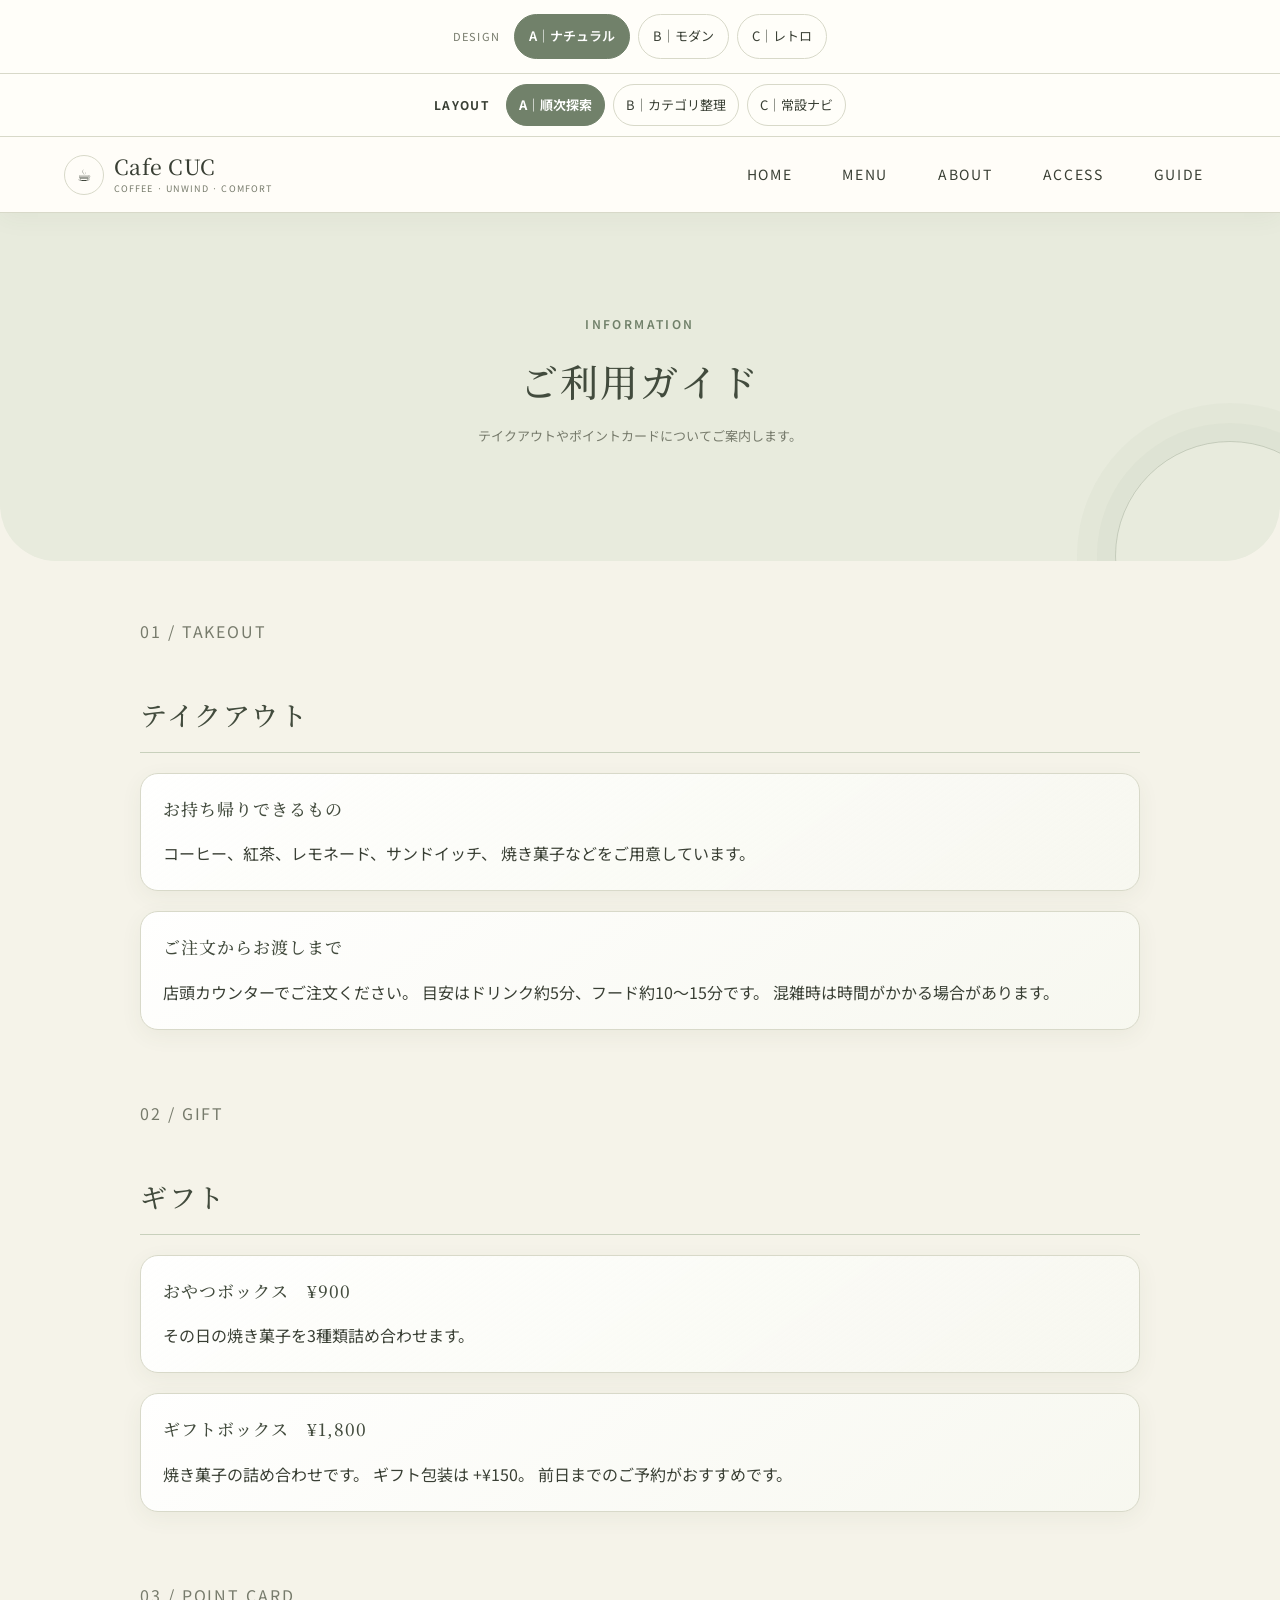
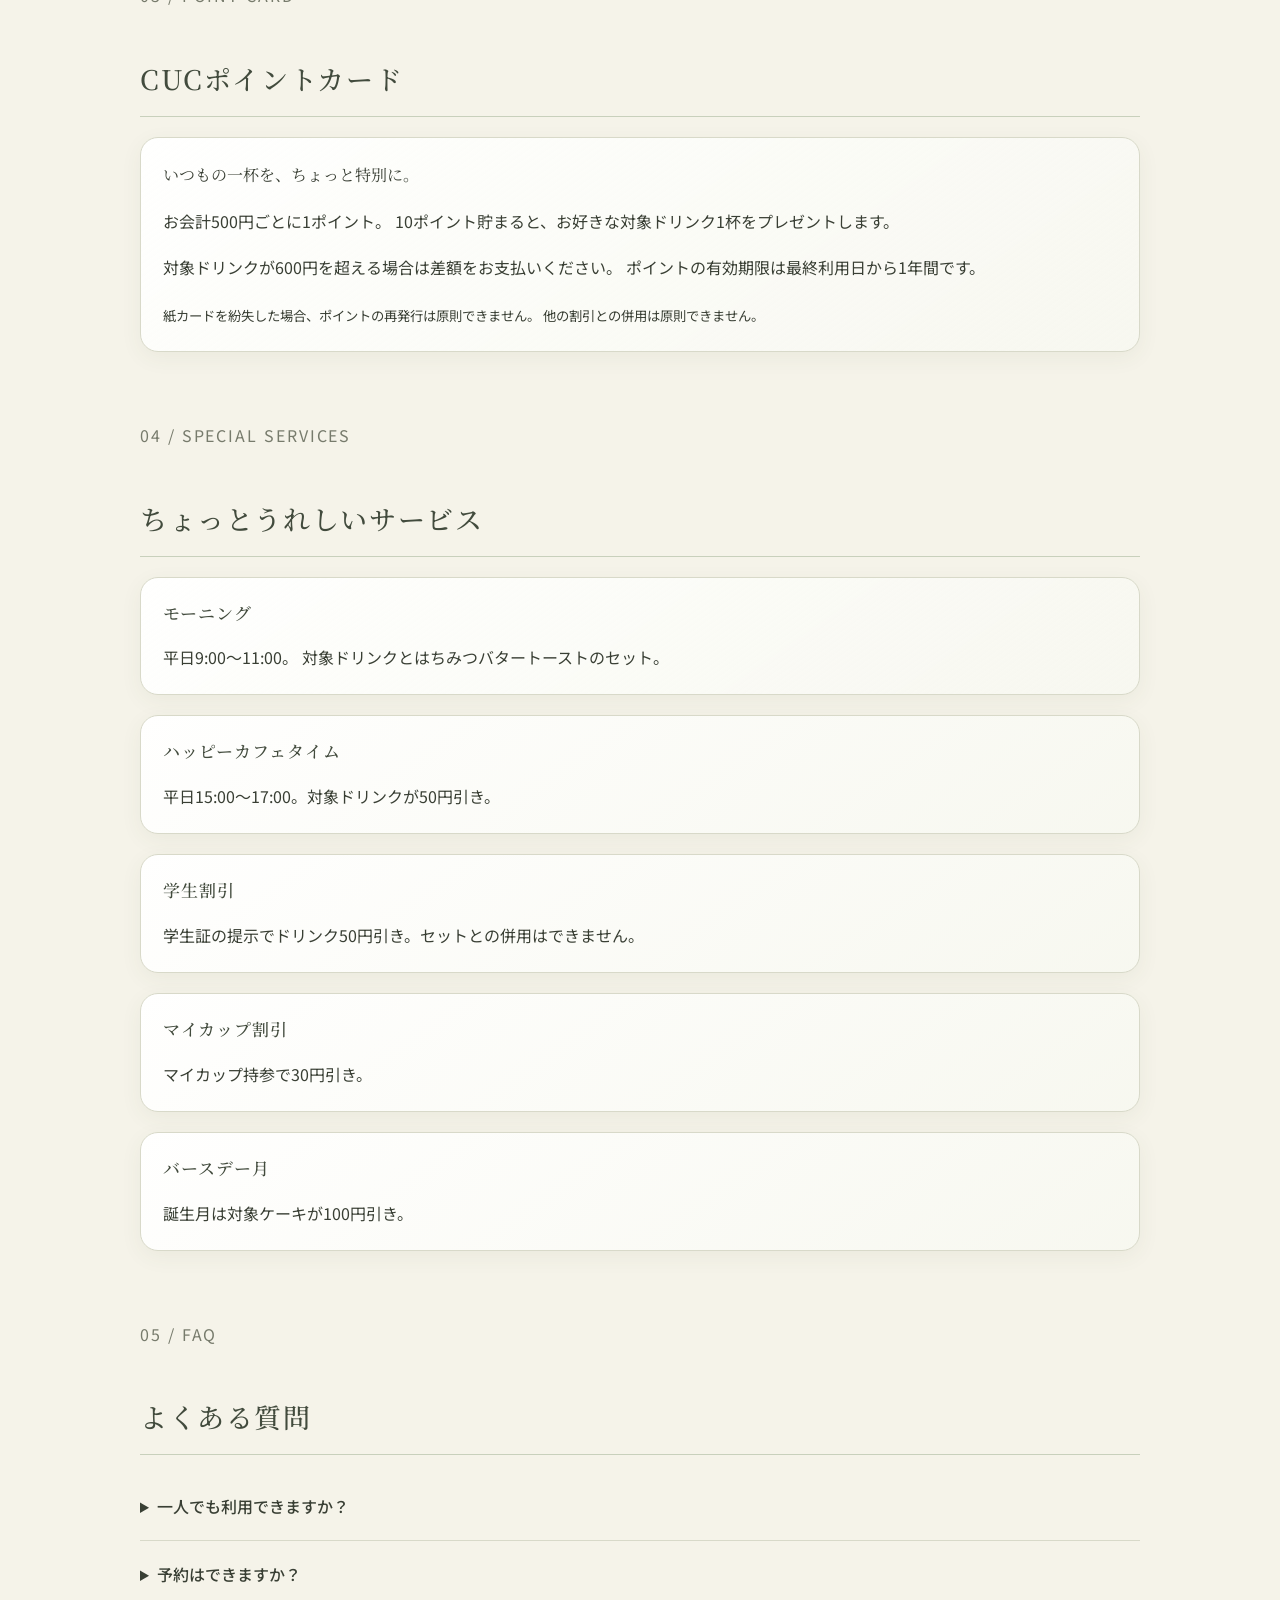
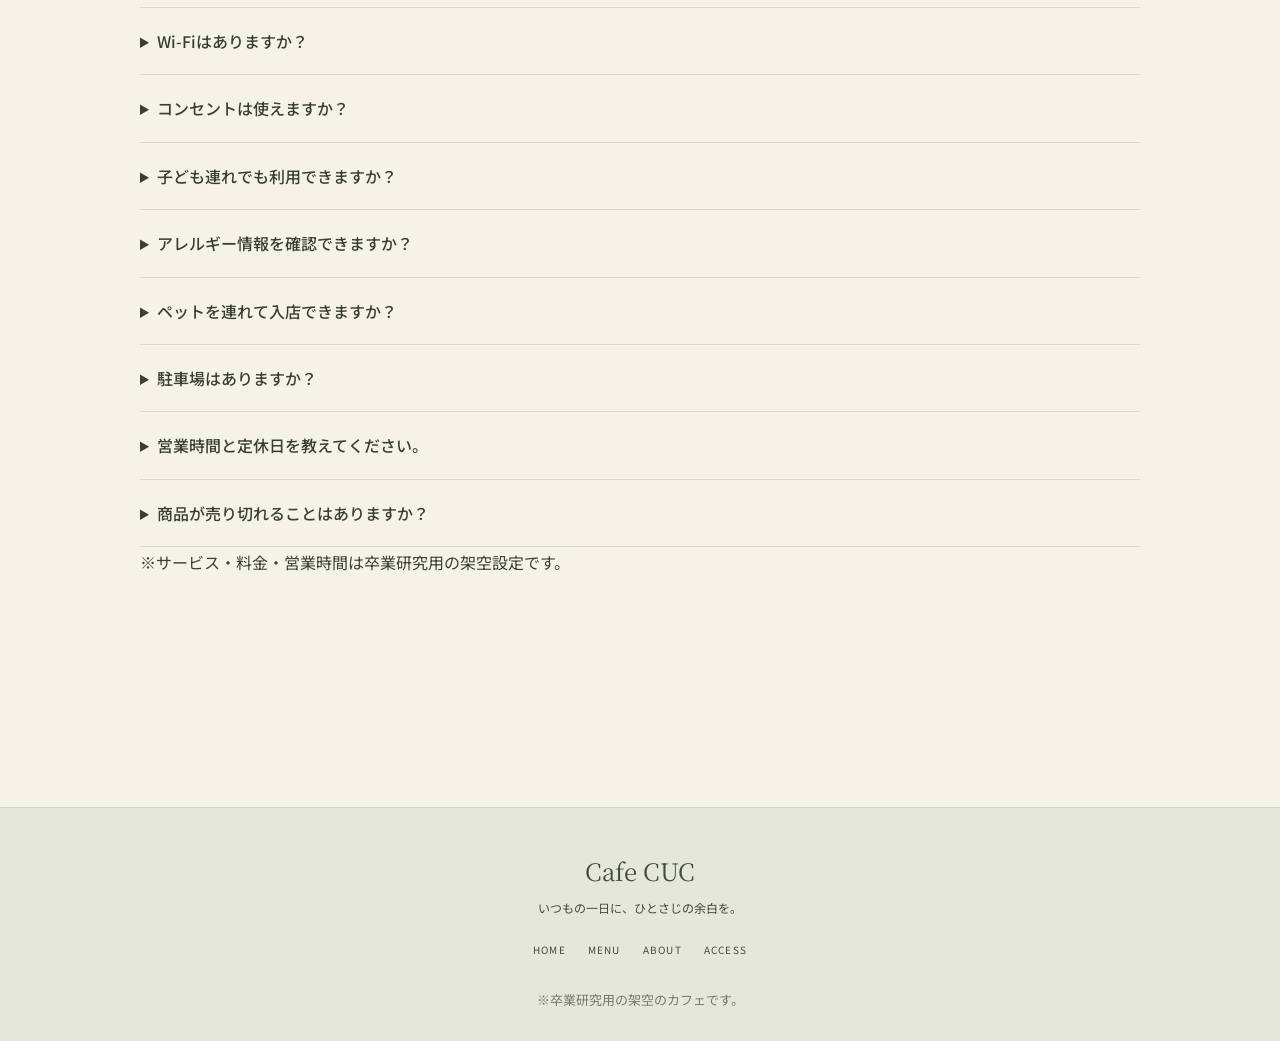
<file: guide.html>
<!DOCTYPE html>
<html lang="ja">
<head>
  <meta charset="UTF-8">
  <meta name="viewport" content="width=device-width, initial-scale=1">
  <meta name="robots" content="noindex, nofollow">
  <title>GUIDE | Cafe CUC</title>
  <link rel="stylesheet" href="style.css">
  <script src="script.js" defer></script>
</head>

<body>
  <!-- デザイン切り替え -->
  <div class="design-switcher" aria-label="デザイン切り替え">
    <span class="design-switcher__label">DESIGN</span>

    <button type="button" data-style="botanical" aria-pressed="false">
      A｜ナチュラル
    </button>

    <button type="button" data-style="minimal" aria-pressed="false">
      B｜モダン
    </button>

    <button type="button" data-style="vintage" aria-pressed="false">
      C｜レトロ
    </button>
  </div>

  <!-- 情報配置の切り替え -->
  <div class="layout-switcher" aria-label="情報配置の切り替え">
    <span class="layout-switcher__label">LAYOUT</span>

    <button type="button" data-layout="flow" aria-pressed="false">
      A｜順次探索
    </button>

    <button type="button" data-layout="categories" aria-pressed="false">
      B｜カテゴリ整理
    </button>

    <button type="button" data-layout="sidebar" aria-pressed="false">
      C｜常設ナビ
    </button>
  </div>

  <!-- ヘッダー -->
  <header class="site-header">
    <a class="brand" href="index.html">
      <span class="brand-icon">☕︎</span>
      <span>
        <strong>Cafe CUC</strong>
        <small>COFFEE · UNWIND · COMFORT</small>
      </span>
    </a>

    <button class="nav-toggle" aria-expanded="false">MENU</button>

    <nav class="site-nav">
      <a href="index.html">HOME</a>
      <a href="menu.html">MENU</a>
      <a href="about.html">ABOUT</a>
      <a href="access.html">ACCESS</a>
      <a href="guide.html">GUIDE</a>
    </nav>
  </header>

  <main>
    <!-- ページタイトル -->
    <section class="page-hero">
      <p class="eyebrow">INFORMATION</p>
      <h1>ご利用ガイド</h1>
      <p>テイクアウトやポイントカードについてご案内します。</p>
    </section>

    <!-- 情報配置の切り替え対象 -->
    <div class="info-page-layout">

      <!-- 目次：カテゴリ整理・常設ナビで表示 -->
      <aside class="info-page-nav" aria-label="ご利用ガイドの目次">
        <p class="eyebrow">CONTENTS</p>
        <nav>
          <a href="#takeout">テイクアウト</a>
          <a href="#gift">ギフト</a>
          <a href="#points">ポイントカード</a>
          <a href="#services">各種サービス</a>
          <a href="#faq">よくある質問</a>
        </nav>
      </aside>

      <div class="content info-page-content">

        <!-- 1. テイクアウト -->
        <section class="info-page-section" id="takeout">
          <p class="info-page-label">01 / TAKEOUT</p>
          <h2>テイクアウト</h2>

          <div class="info-box">
            <h3>お持ち帰りできるもの</h3>
            <p>
              コーヒー、紅茶、レモネード、サンドイッチ、
              焼き菓子などをご用意しています。
            </p>
          </div>

          <div class="info-box">
            <h3>ご注文からお渡しまで</h3>
            <p>
              店頭カウンターでご注文ください。
              目安はドリンク約5分、フード約10〜15分です。
              混雑時は時間がかかる場合があります。
            </p>
          </div>
        </section>

        <!-- 2. ギフト -->
        <section class="info-page-section" id="gift">
          <p class="info-page-label">02 / GIFT</p>
          <h2>ギフト</h2>

          <div class="info-box">
            <h3>おやつボックス　¥900</h3>
            <p>その日の焼き菓子を3種類詰め合わせます。</p>
          </div>

          <div class="info-box">
            <h3>ギフトボックス　¥1,800</h3>
            <p>
              焼き菓子の詰め合わせです。
              ギフト包装は +¥150。
              前日までのご予約がおすすめです。
            </p>
          </div>
        </section>

        <!-- 3. ポイントカード -->
        <section class="info-page-section" id="points">
          <p class="info-page-label">03 / POINT CARD</p>
          <h2>CUCポイントカード</h2>

          <div class="info-box">
            <p class="large-copy">いつもの一杯を、ちょっと特別に。</p>

            <p>
              お会計500円ごとに1ポイント。
              10ポイント貯まると、お好きな対象ドリンク1杯をプレゼントします。
            </p>

            <p>
              対象ドリンクが600円を超える場合は差額をお支払いください。
              ポイントの有効期限は最終利用日から1年間です。
            </p>

            <small>
              紙カードを紛失した場合、ポイントの再発行は原則できません。
              他の割引との併用は原則できません。
            </small>
          </div>
        </section>

        <!-- 4. 各種サービス -->
        <section class="info-page-section" id="services">
          <p class="info-page-label">04 / SPECIAL SERVICES</p>
          <h2>ちょっとうれしいサービス</h2>

          <div class="info-box">
            <h3>モーニング</h3>
            <p>
              平日9:00〜11:00。
              対象ドリンクとはちみつバタートーストのセット。
            </p>
          </div>

          <div class="info-box">
            <h3>ハッピーカフェタイム</h3>
            <p>平日15:00〜17:00。対象ドリンクが50円引き。</p>
          </div>

          <div class="info-box">
            <h3>学生割引</h3>
            <p>学生証の提示でドリンク50円引き。セットとの併用はできません。</p>
          </div>

          <div class="info-box">
            <h3>マイカップ割引</h3>
            <p>マイカップ持参で30円引き。</p>
          </div>

          <div class="info-box">
            <h3>バースデー月</h3>
            <p>誕生月は対象ケーキが100円引き。</p>
          </div>
        </section>

        <!-- 5. よくある質問 -->
        <section class="info-page-section" id="faq">
          <p class="info-page-label">05 / FAQ</p>
          <h2>よくある質問</h2>

          <div class="faq">
            <details>
              <summary>一人でも利用できますか？</summary>
              <p>もちろんです。カウンター席や一人用のテーブルをご利用ください。</p>
            </details>

            <details>
              <summary>予約はできますか？</summary>
              <p>4名以上のグループは電話でご相談いただく設定です。少人数は原則としてご来店順です。</p>
            </details>

            <details>
              <summary>Wi-Fiはありますか？</summary>
              <p>無料Wi-Fiをご利用いただけます。接続情報はレジ付近に掲示しています。</p>
            </details>

            <details>
              <summary>コンセントは使えますか？</summary>
              <p>カウンターの一部席にあります。利用できる席はスタッフにお尋ねください。</p>
            </details>

            <details>
              <summary>子ども連れでも利用できますか？</summary>
              <p>ご利用いただけます。通路やほかのお客様へのご配慮をお願いいたします。</p>
            </details>

            <details>
              <summary>アレルギー情報を確認できますか？</summary>
              <p>原材料についてスタッフにお尋ねください。調理環境などの都合により、アレルギー対応を保証できない場合があります。</p>
            </details>

            <details>
              <summary>ペットを連れて入店できますか？</summary>
              <p>店内へのペット同伴はご遠慮いただく設定です。</p>
            </details>

            <details>
              <summary>駐車場はありますか？</summary>
              <p>専用駐車場はありません。近隣のコインパーキングをご利用ください。</p>
            </details>

            <details>
              <summary>営業時間と定休日を教えてください。</summary>
              <p>平日9:00〜19:00、土日祝10:00〜19:00、毎週水曜日が定休日です。</p>
            </details>

            <details>
              <summary>商品が売り切れることはありますか？</summary>
              <p>手作りのため、ケーキや焼き菓子、季節商品などは売り切れる場合があります。</p>
            </details>
          </div>

          <p class="guide-note">
            ※サービス・料金・営業時間は卒業研究用の架空設定です。
          </p>
        </section>

      </div>
    </div>
  </main>

  <!-- フッター -->
  <footer class="site-footer">
    <a class="footer-brand" href="index.html">Cafe CUC</a>
    <p>いつもの一日に、ひとさじの余白を。</p>

    <div class="footer-links">
      <a href="index.html">HOME</a>
      <a href="menu.html">MENU</a>
      <a href="about.html">ABOUT</a>
      <a href="access.html">ACCESS</a>
    </div>

    <small>※卒業研究用の架空のカフェです。</small>
  </footer>
</body>
</html>
</file>
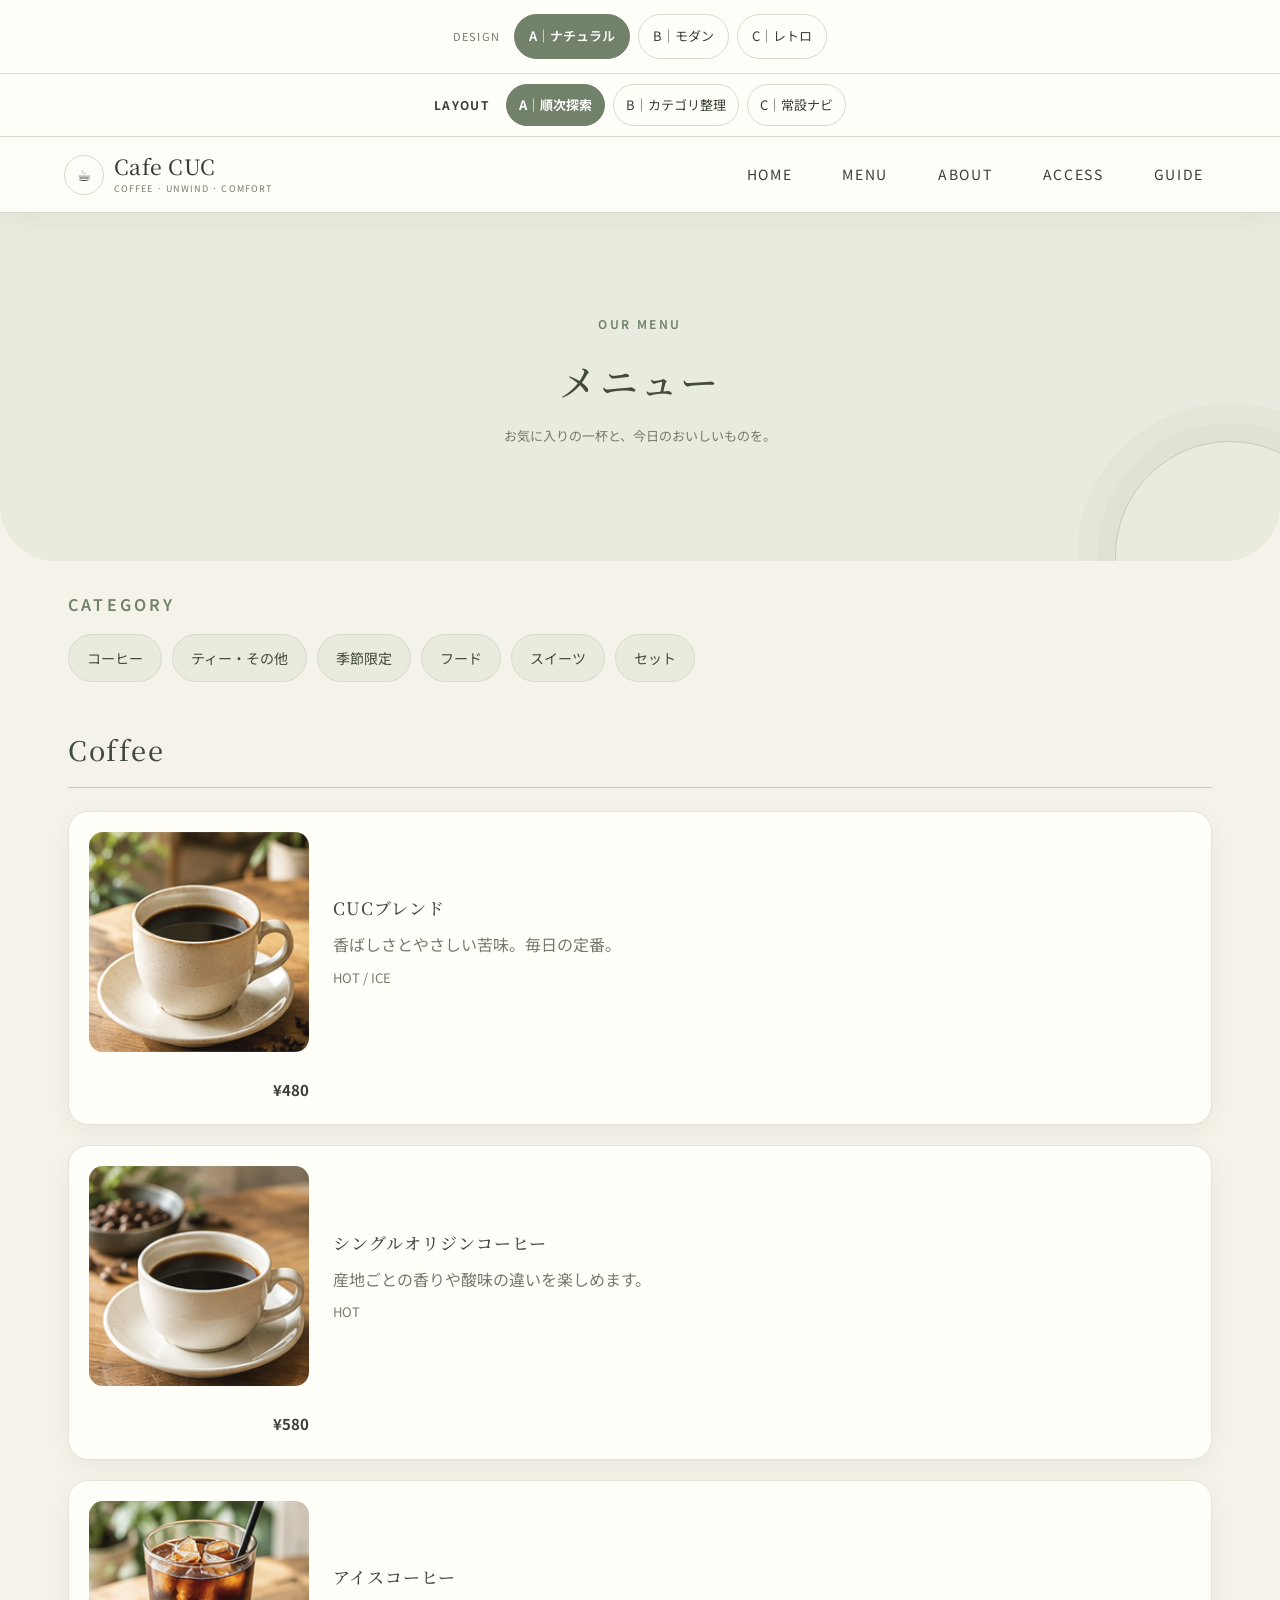
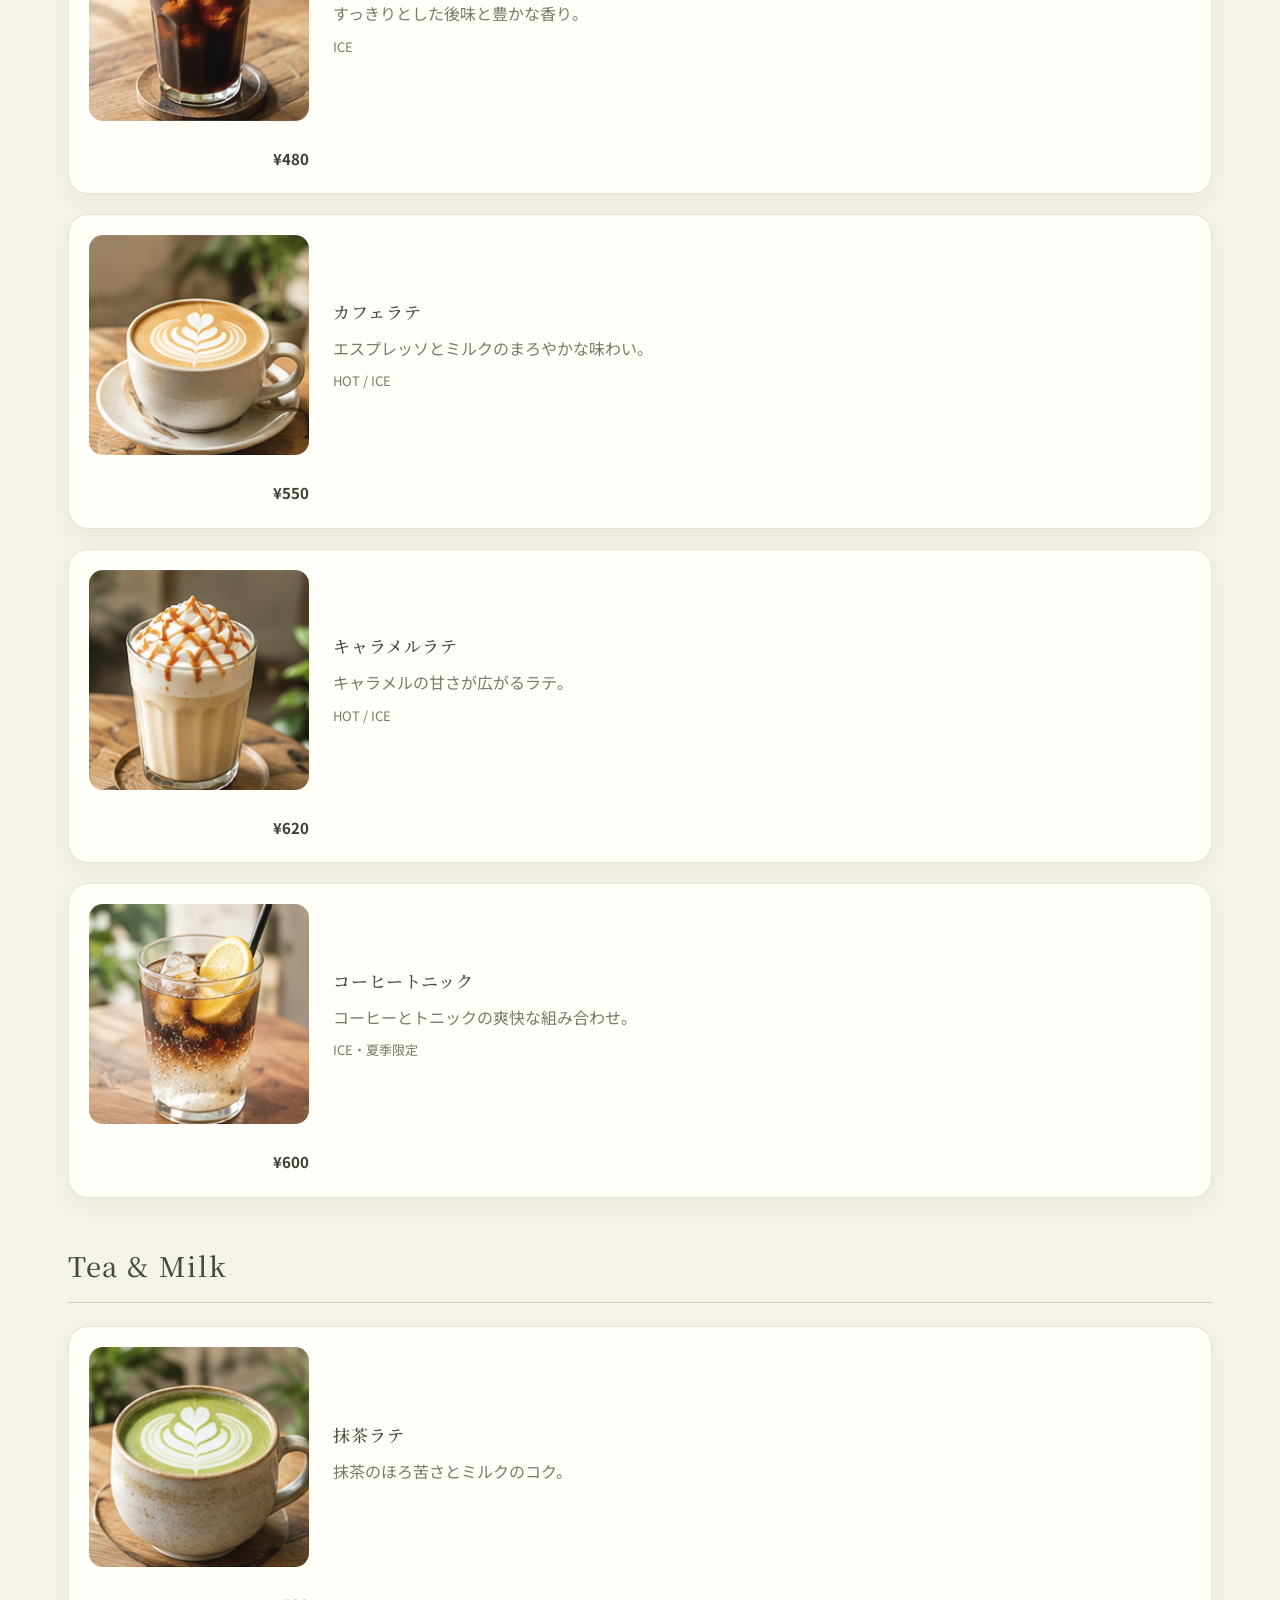
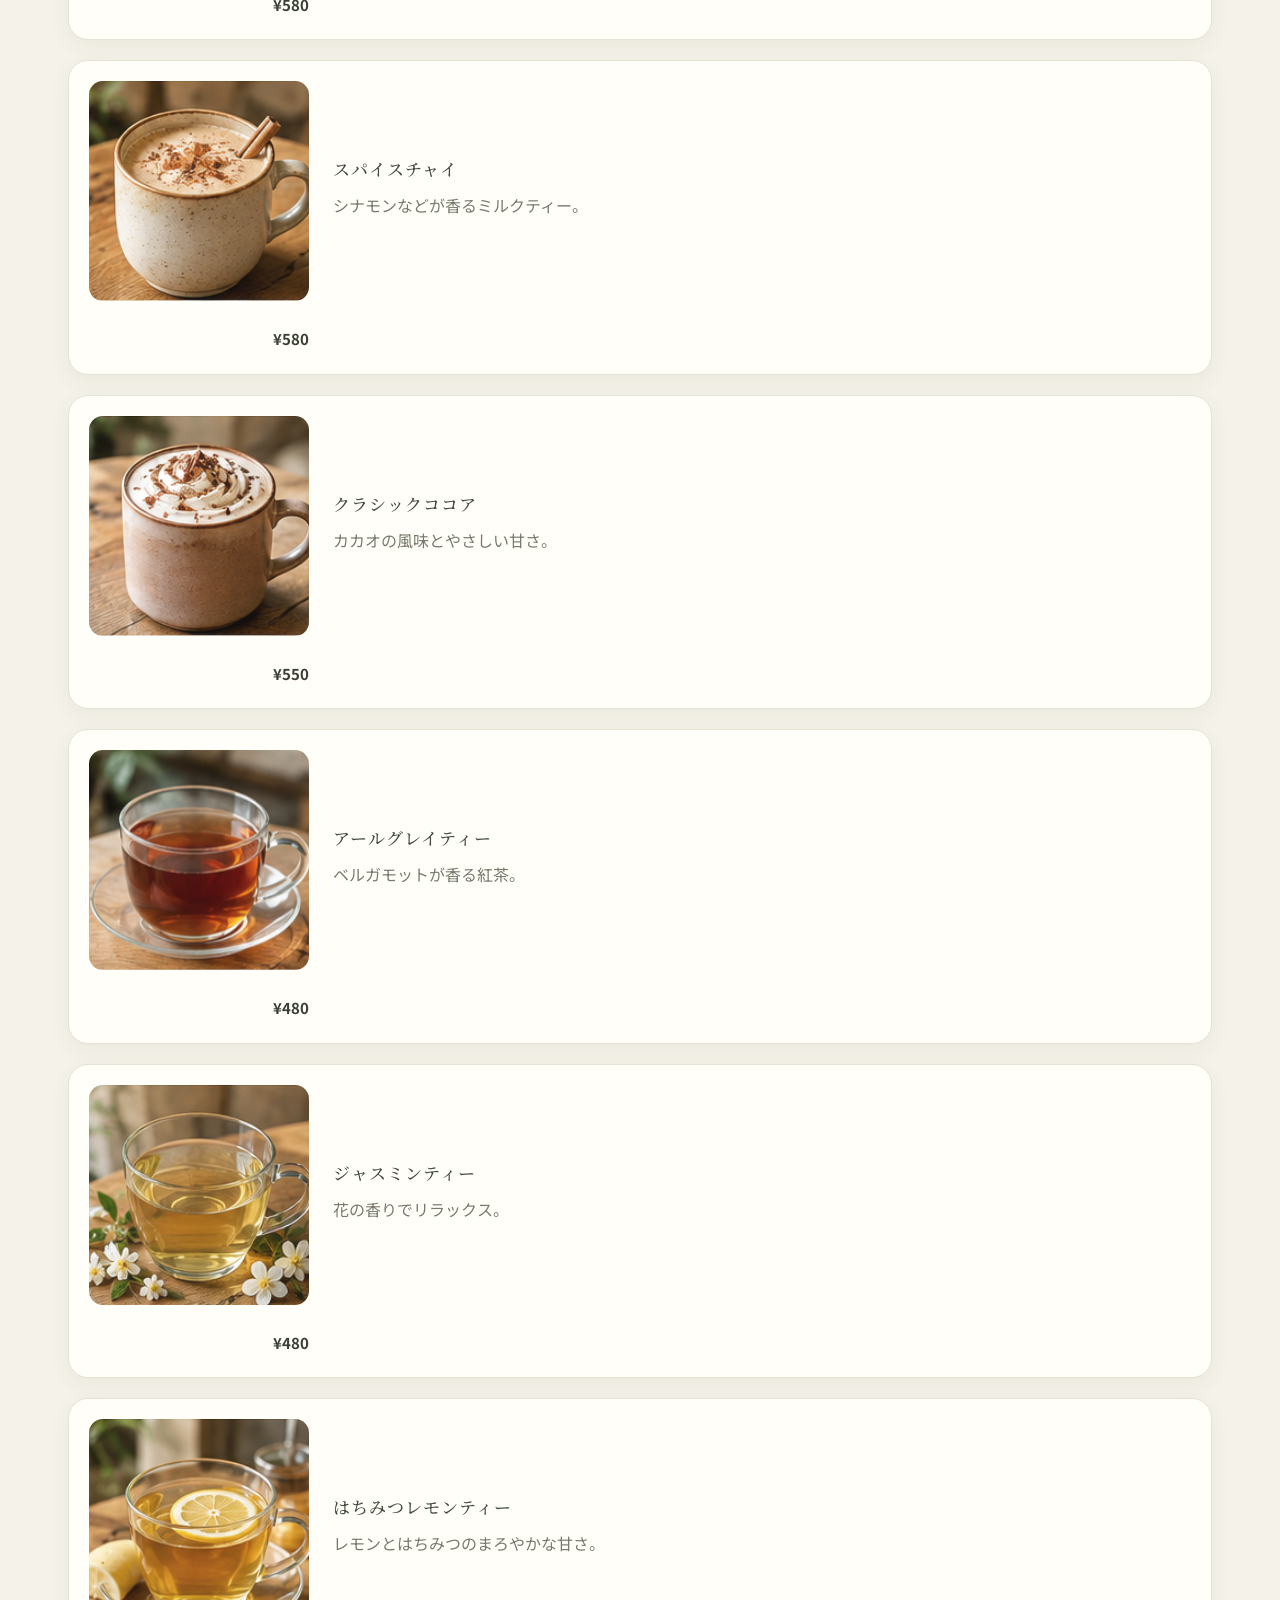
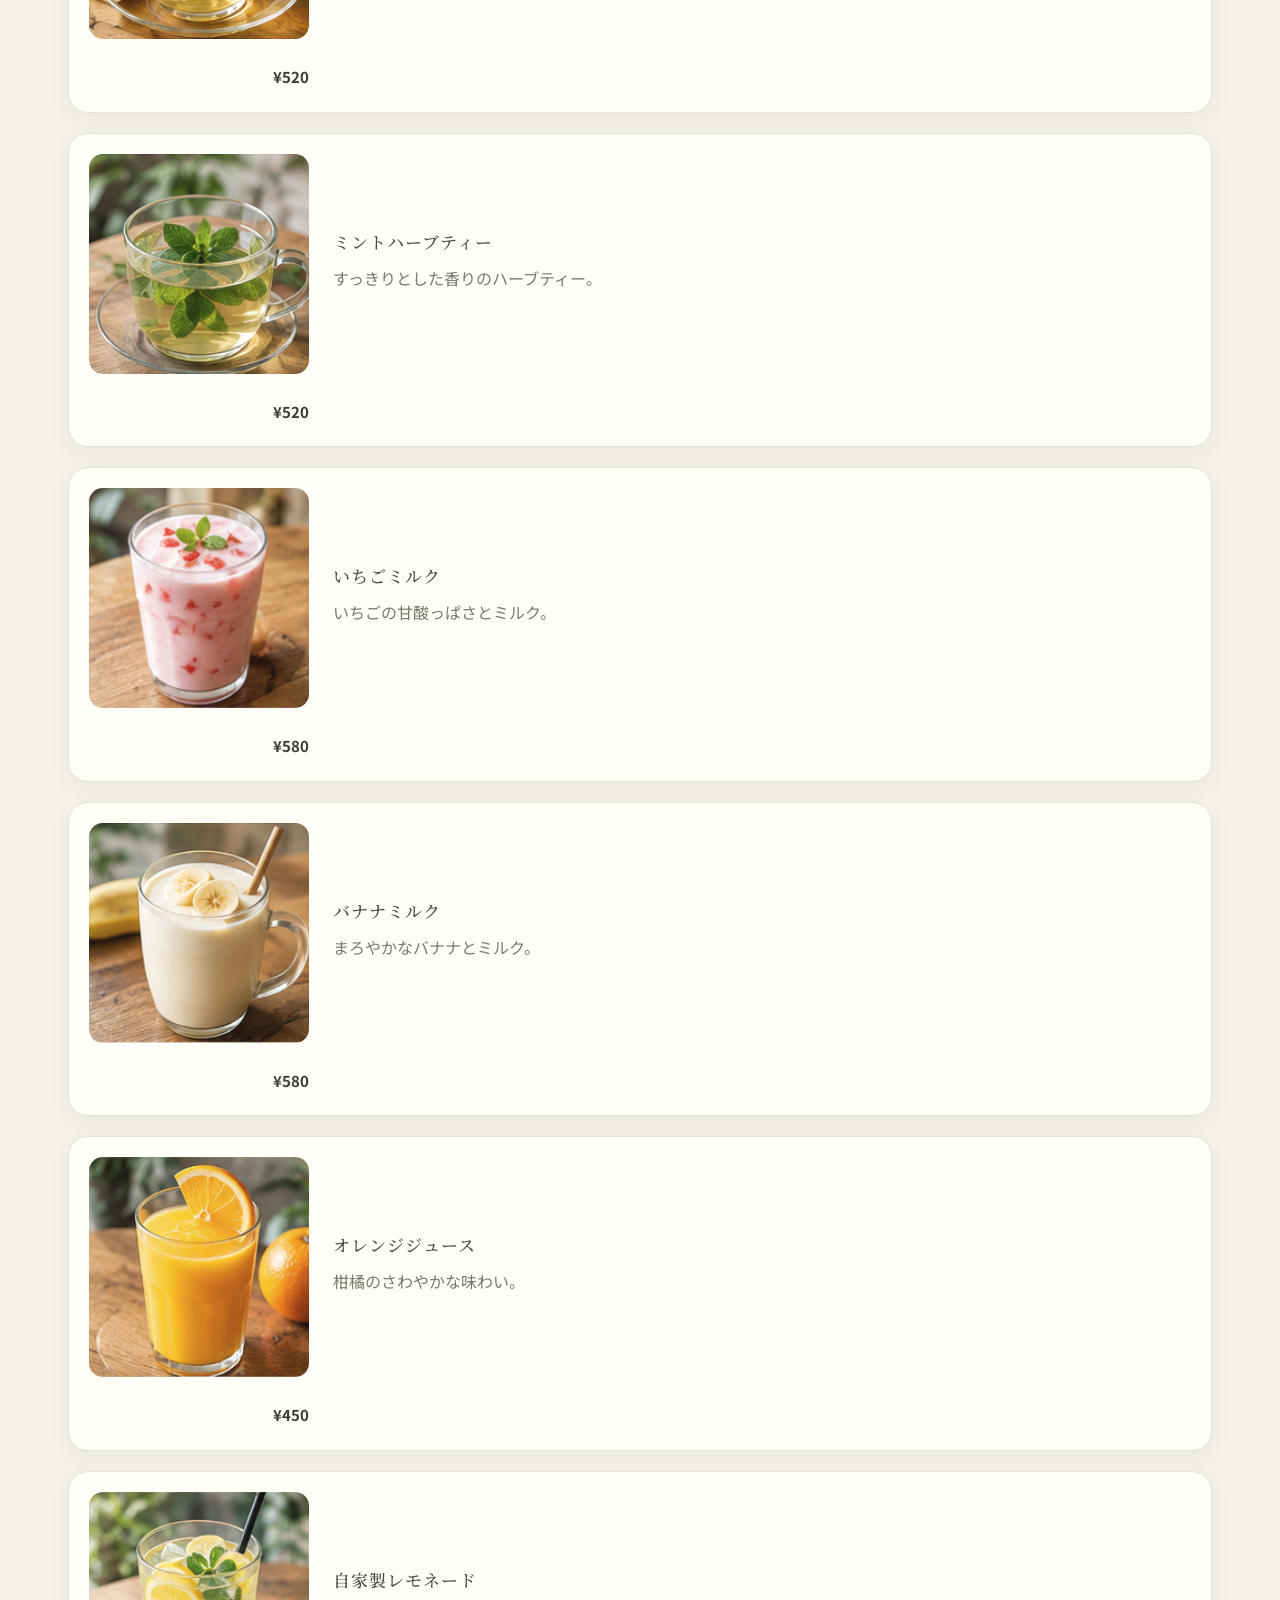
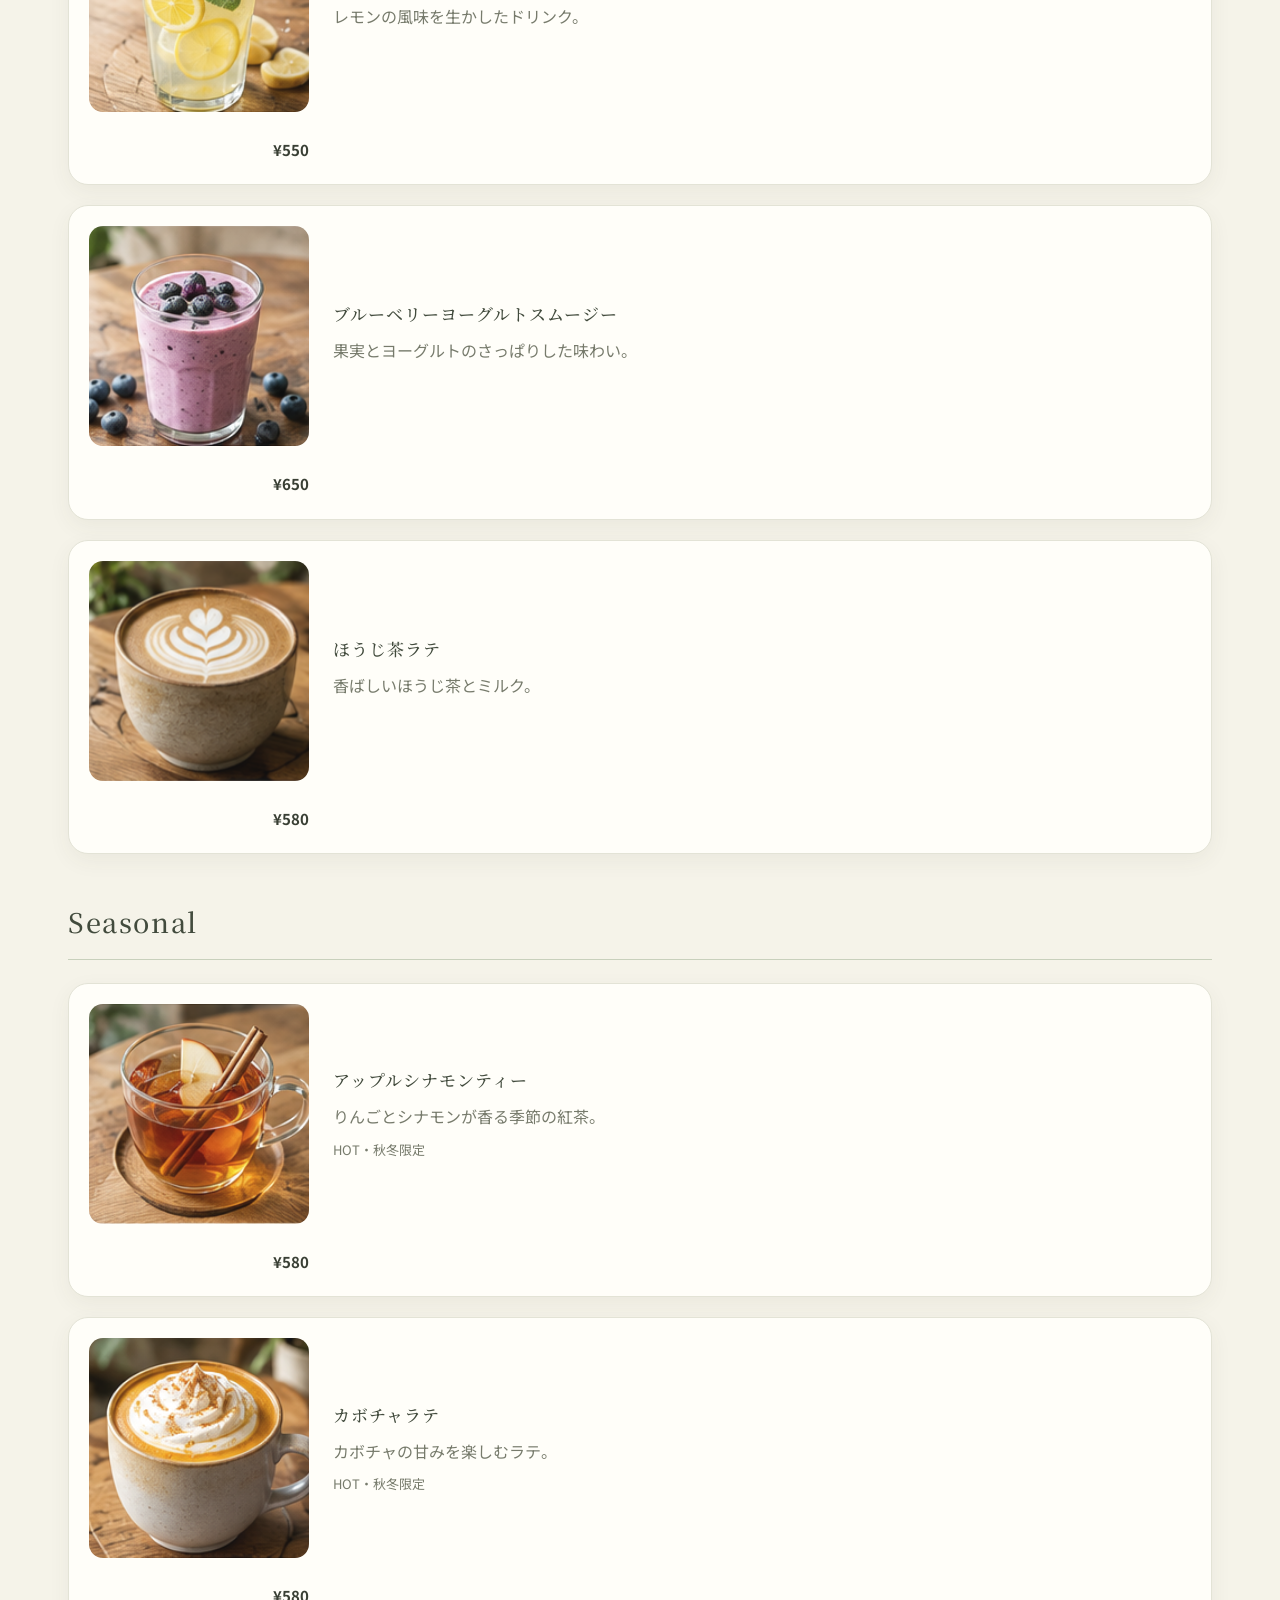
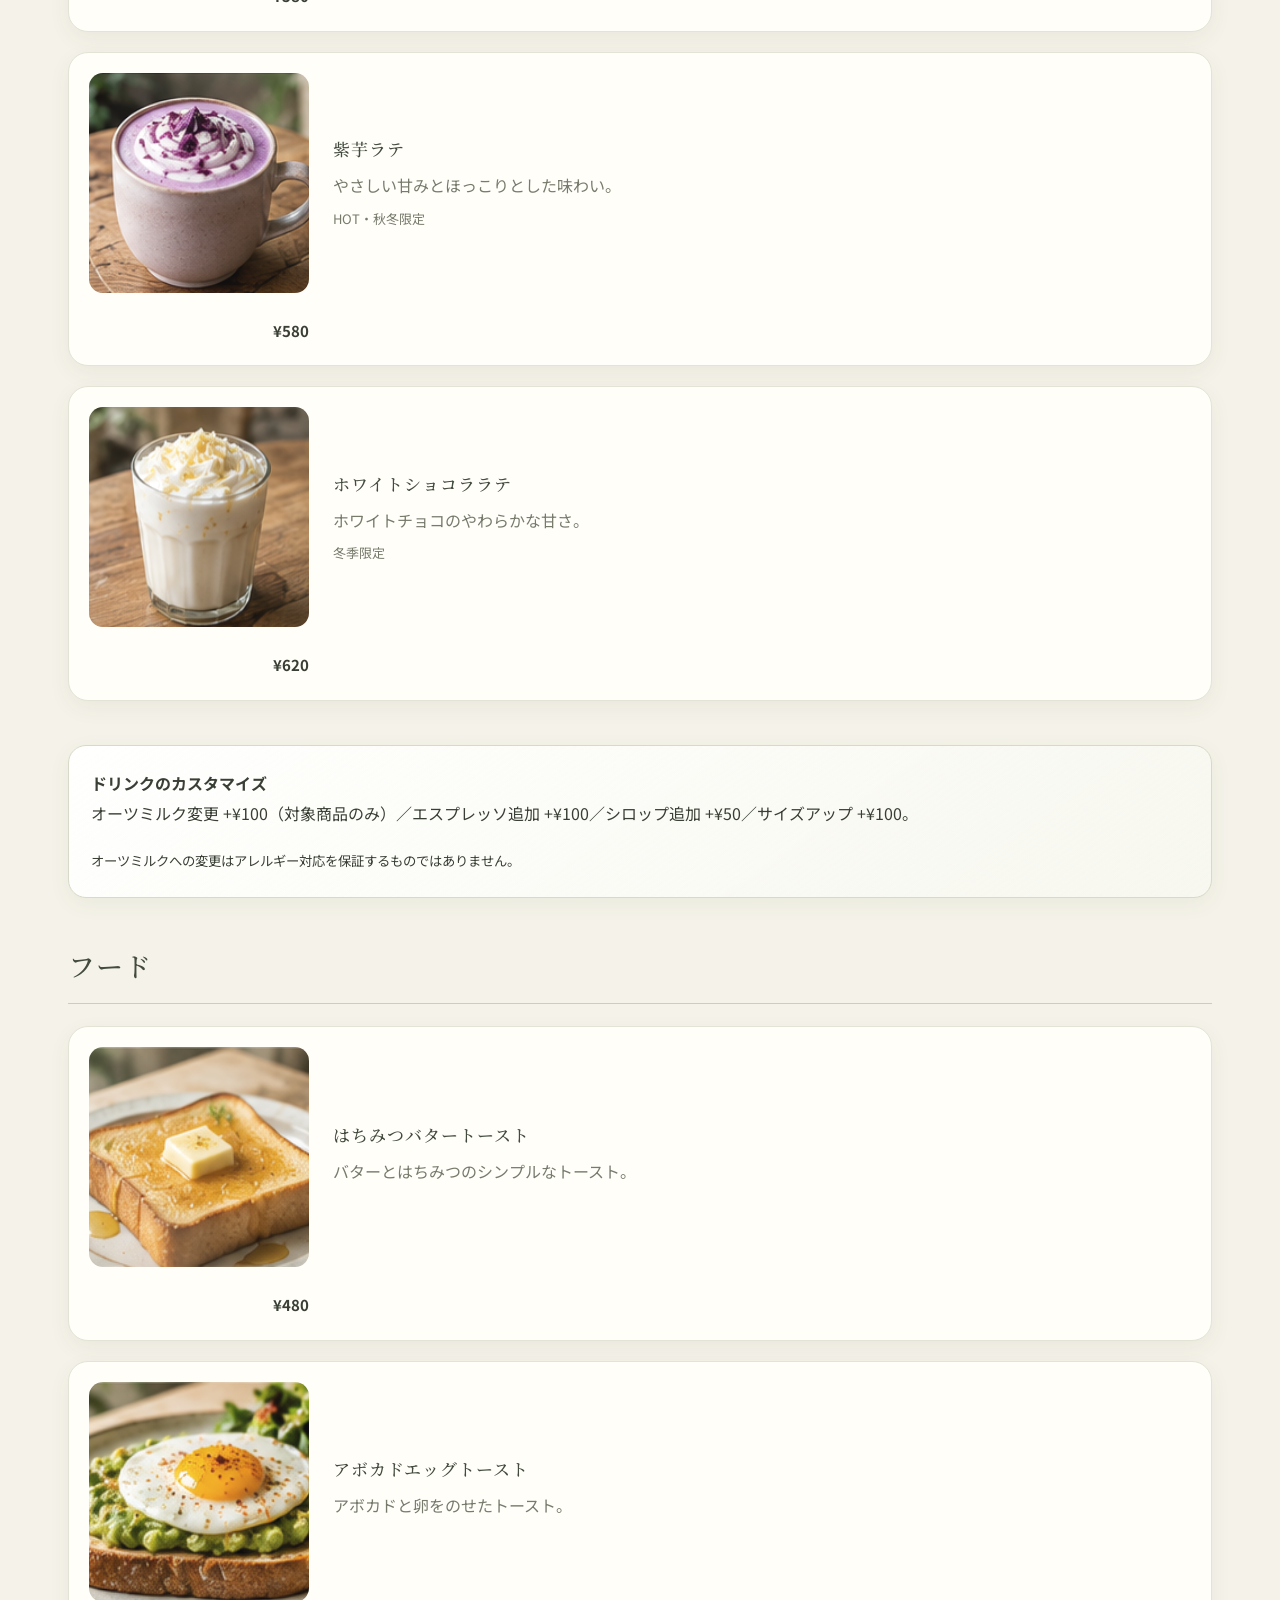
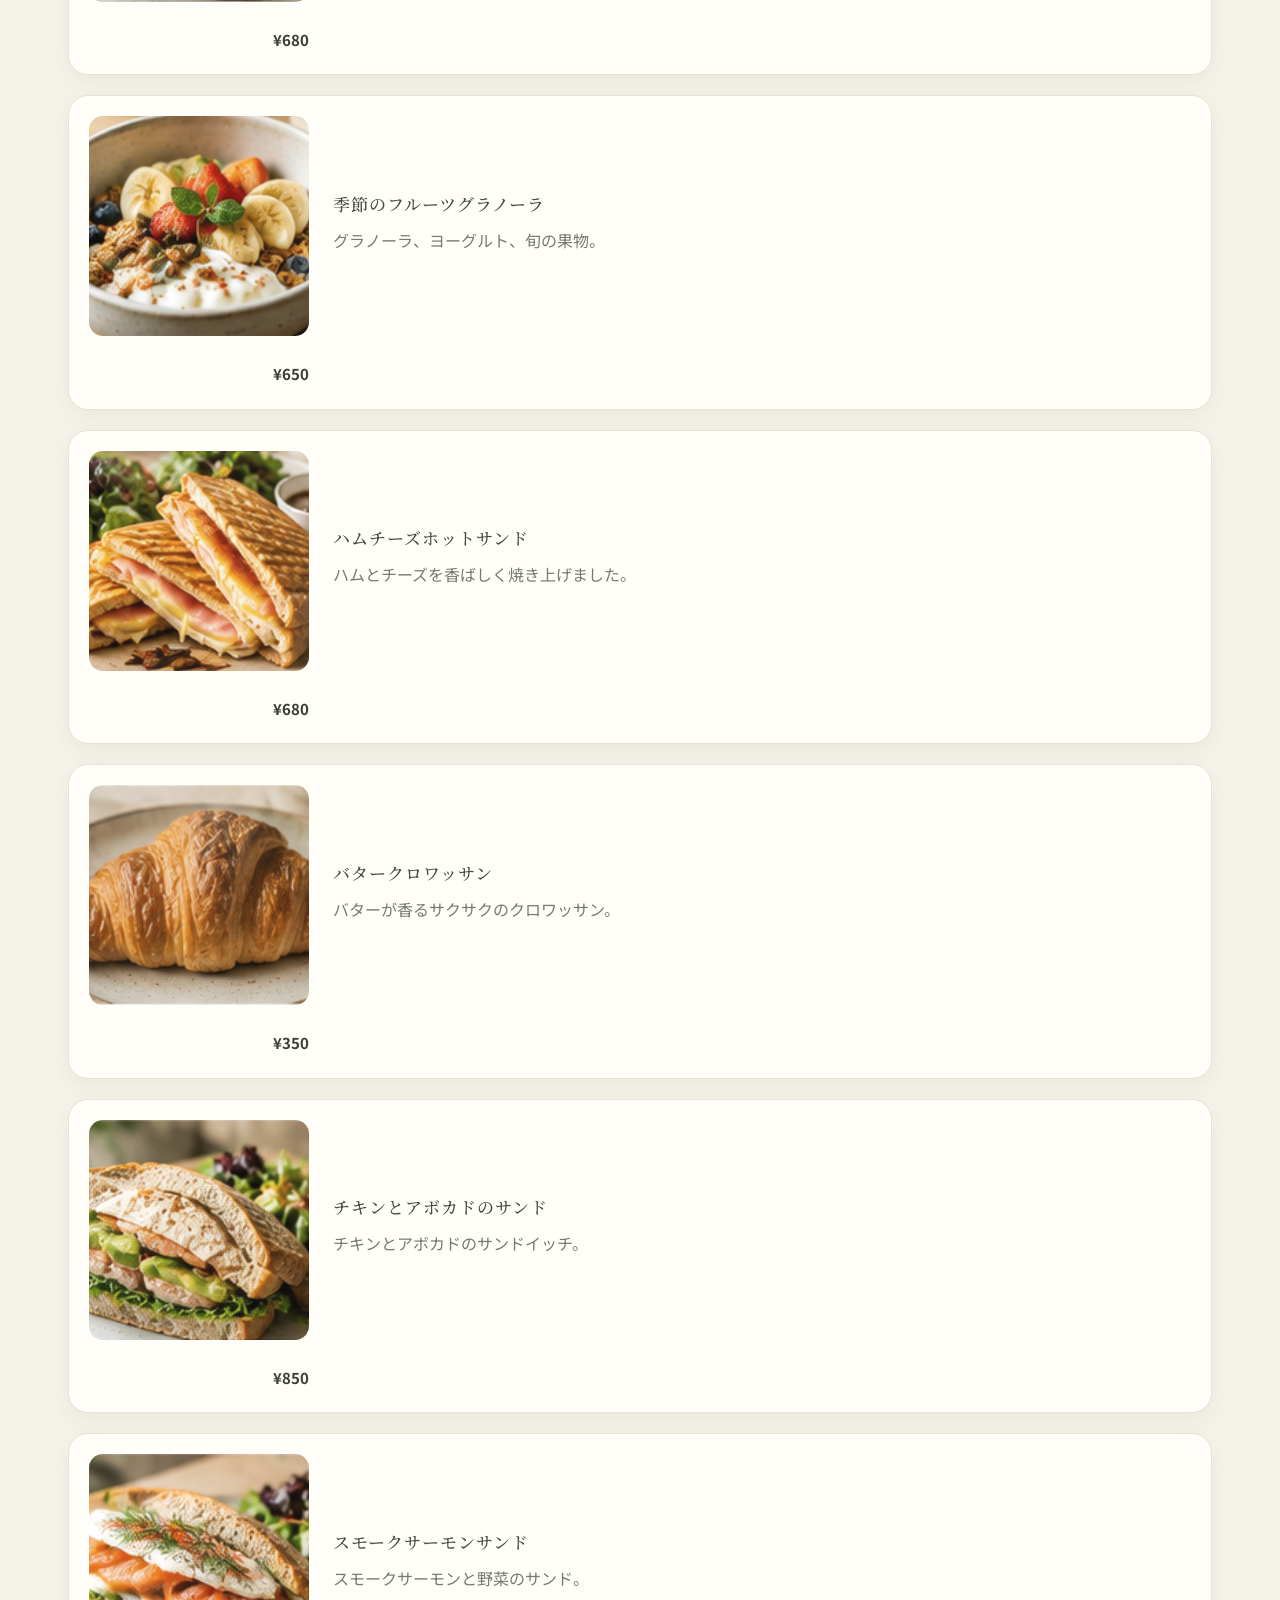
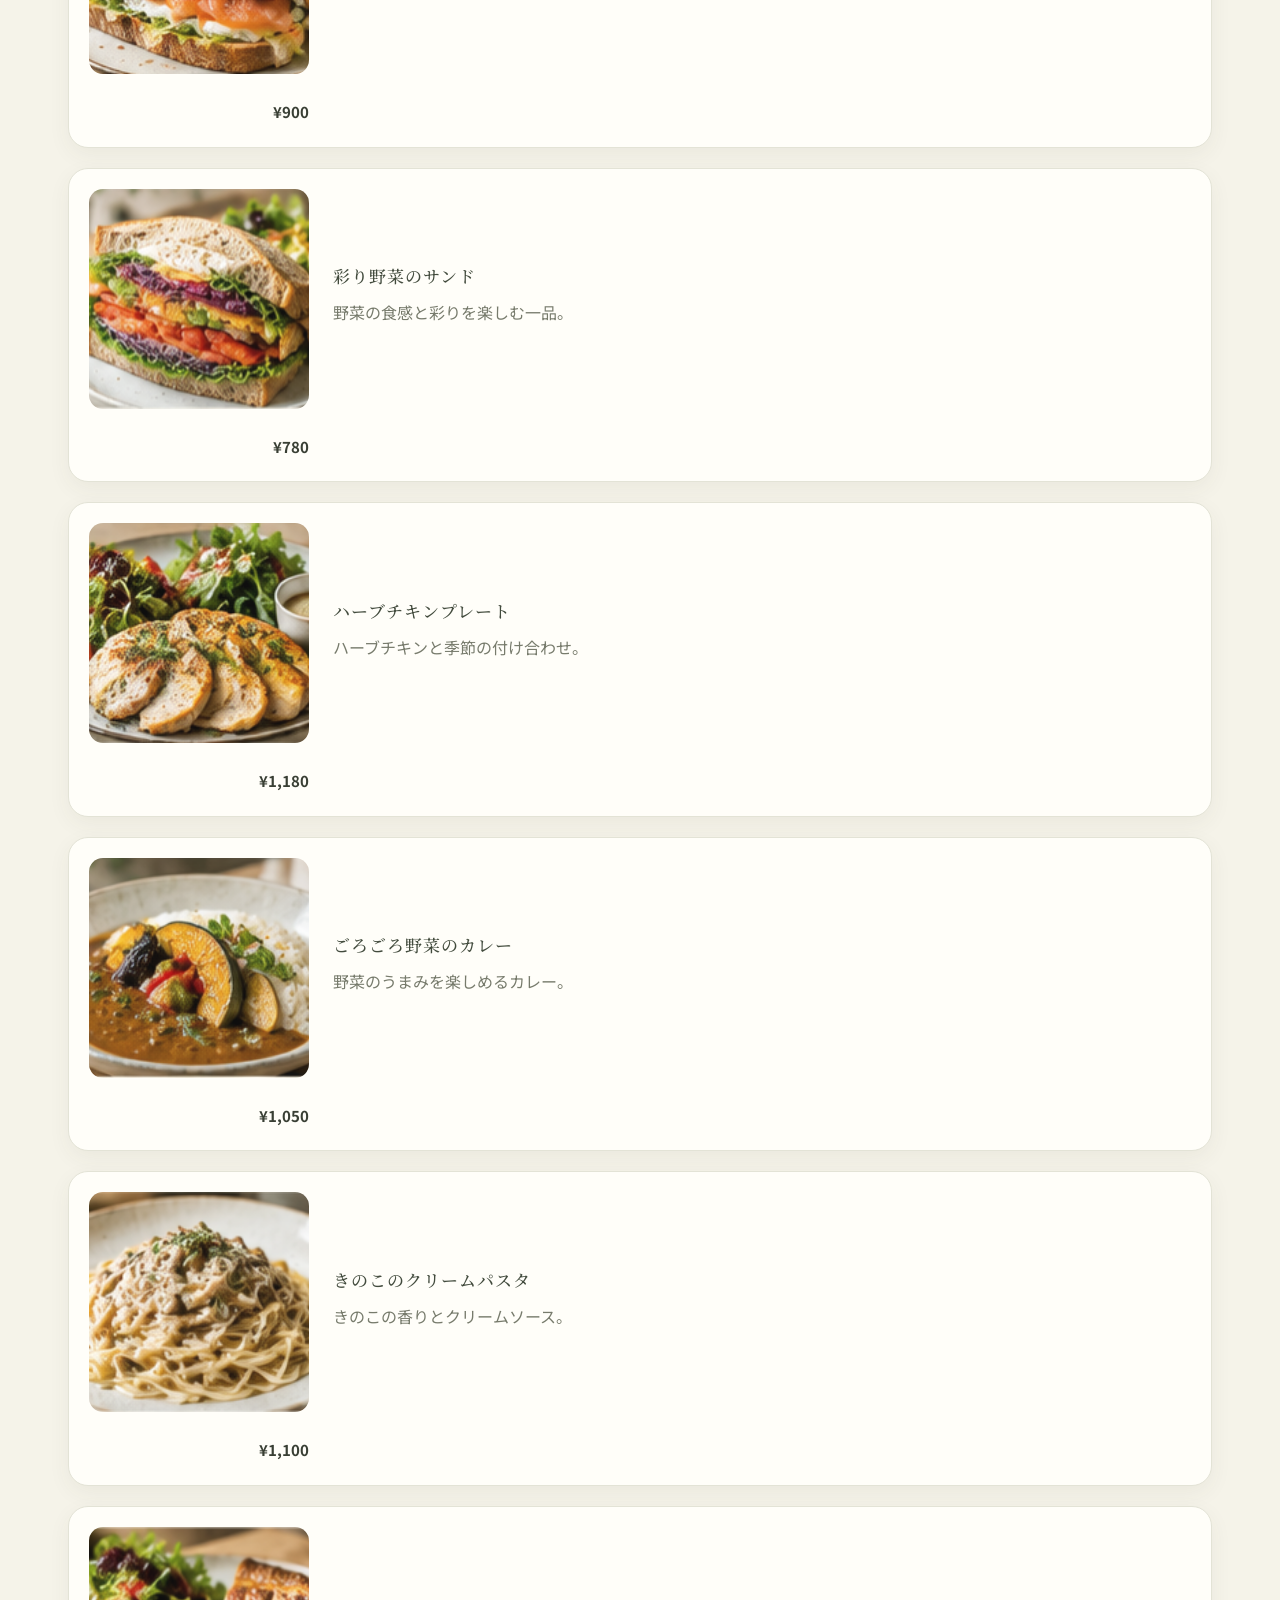
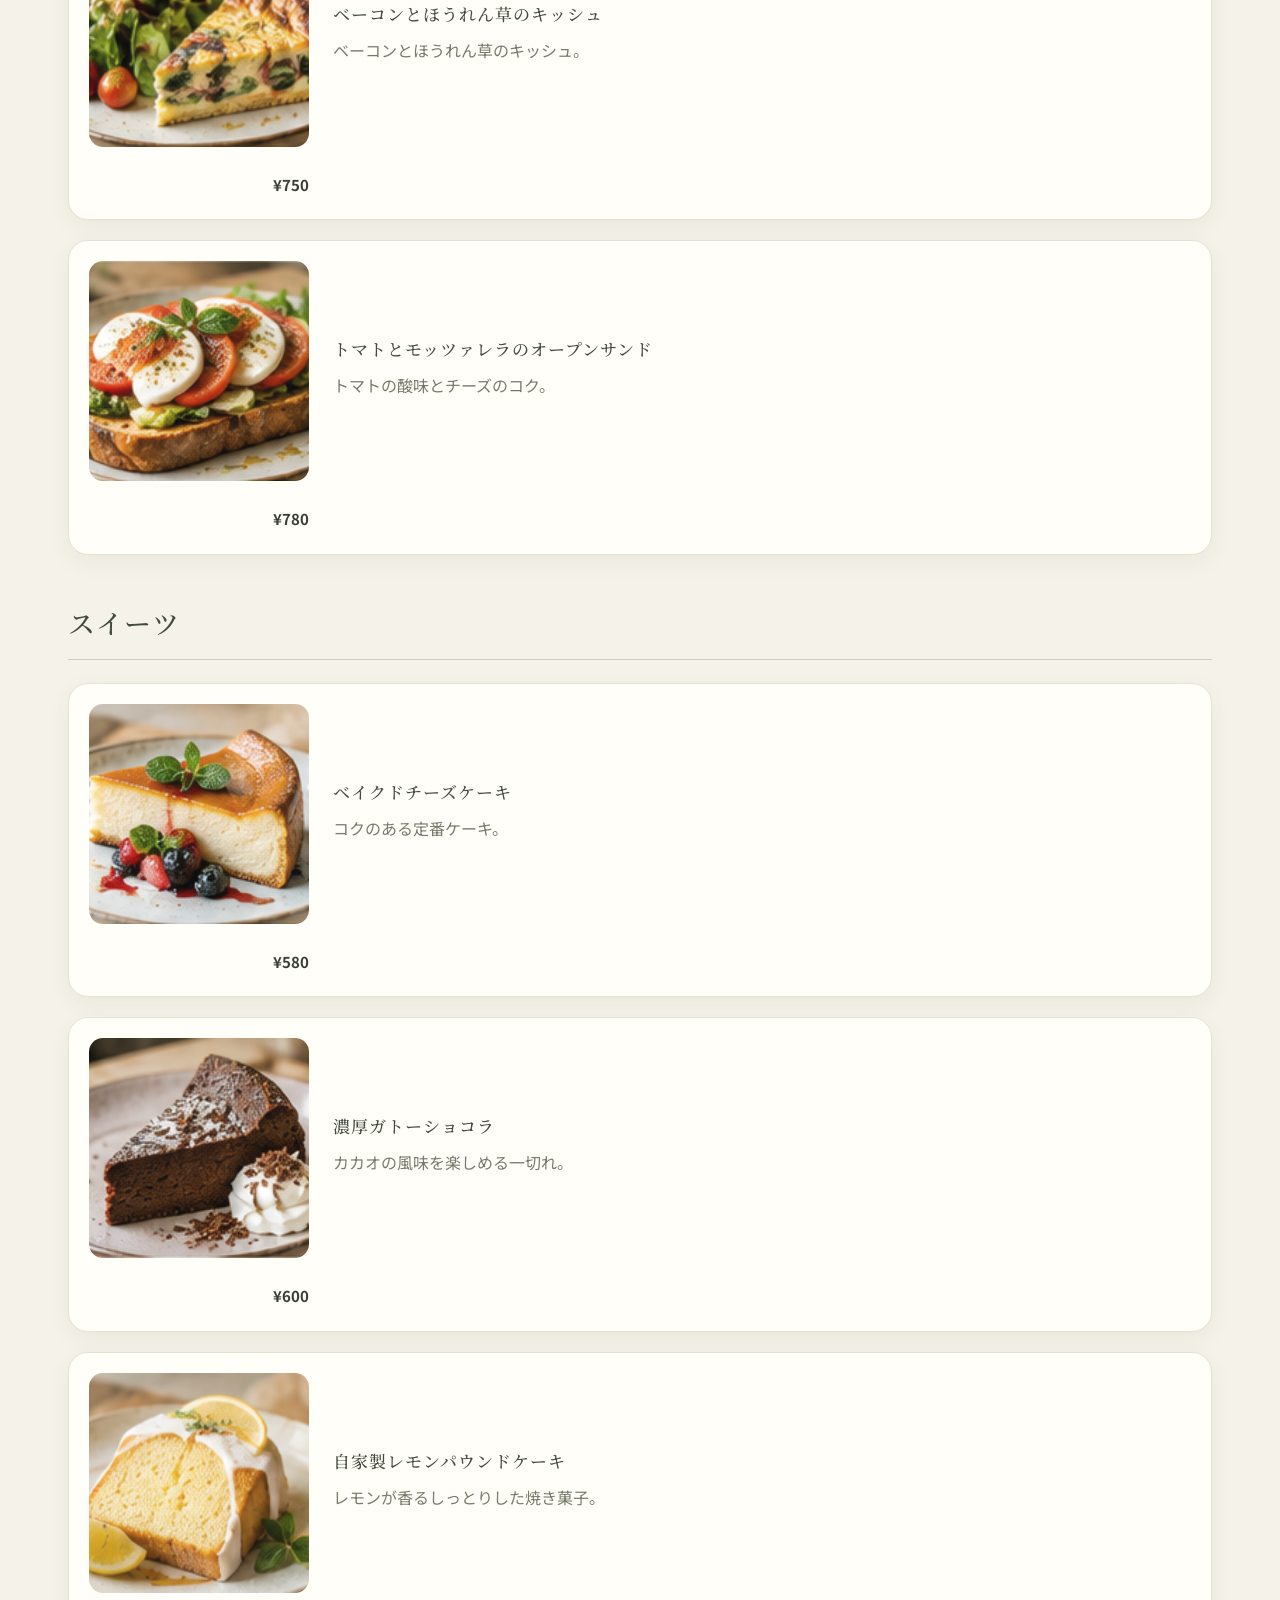
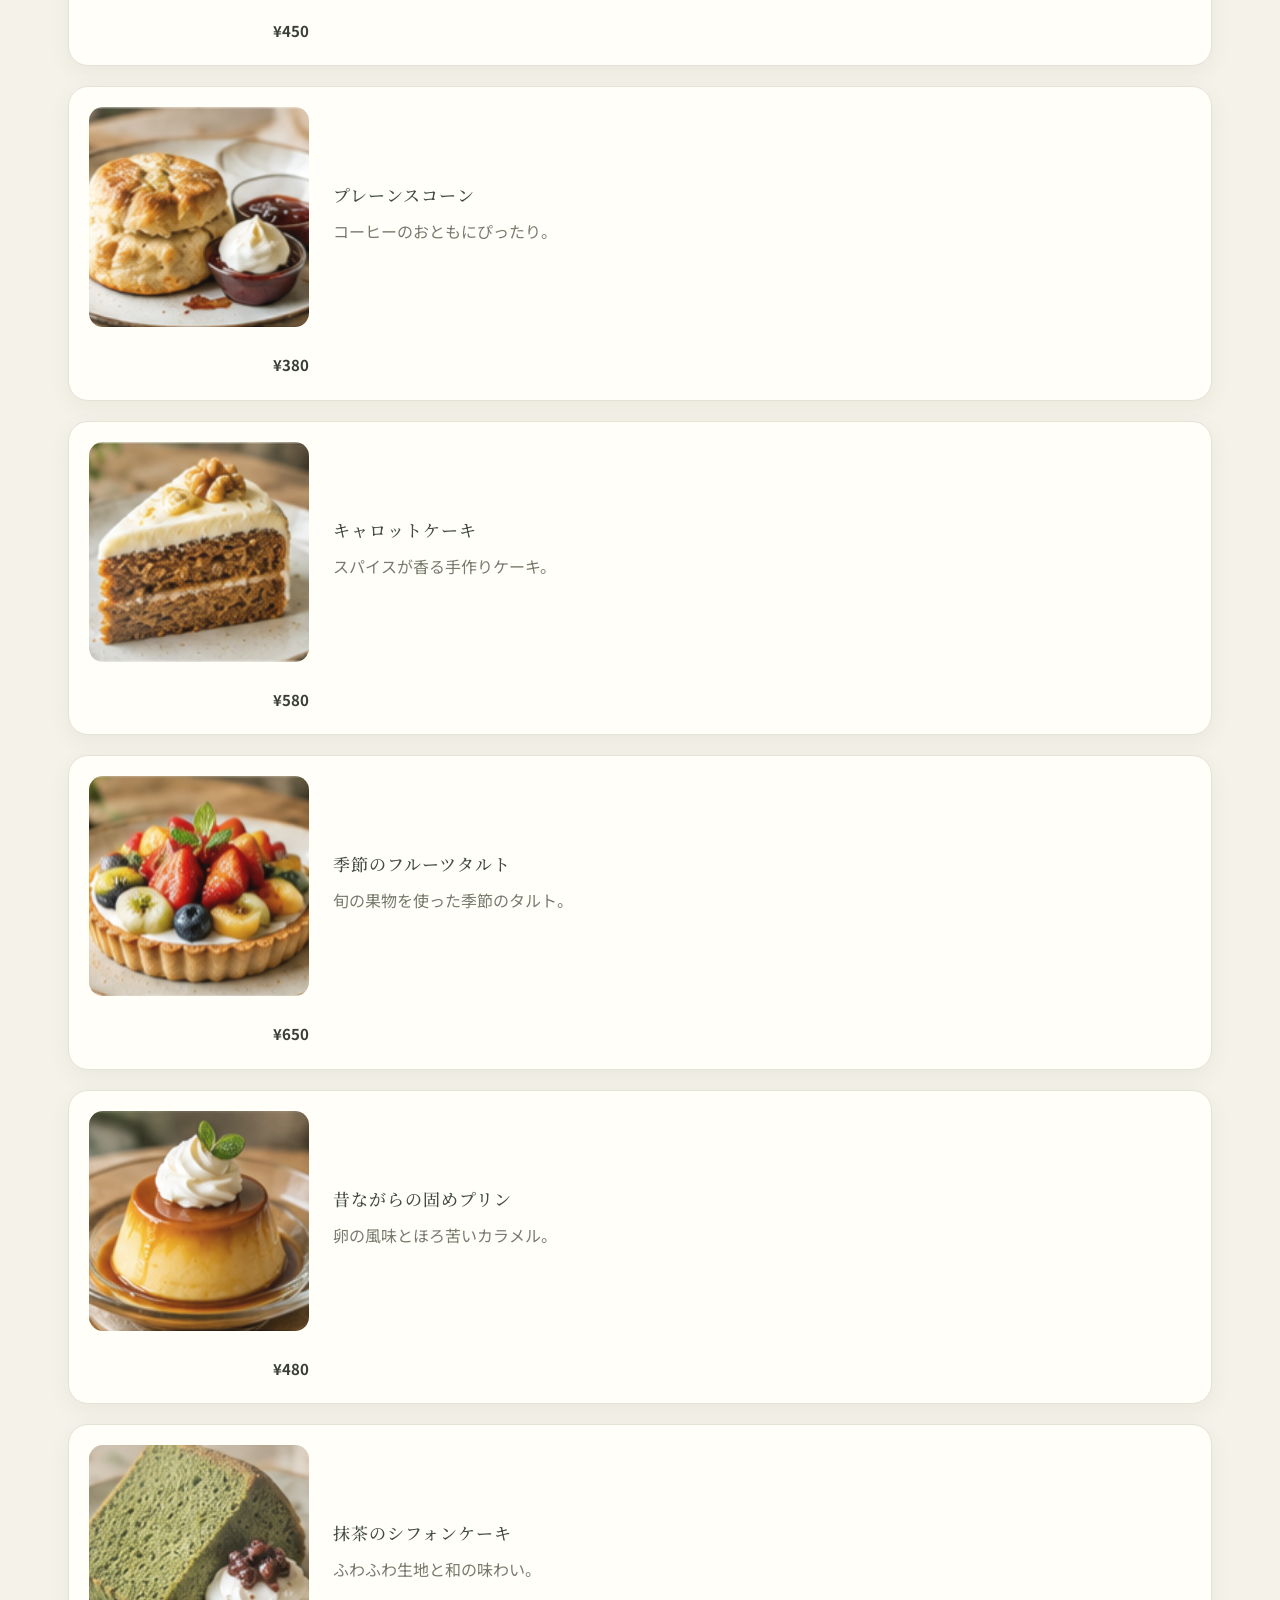
<file: menu.html>
<!DOCTYPE html>
<html lang="ja">
<head>
  <meta charset="UTF-8">
  <meta name="viewport" content="width=device-width, initial-scale=1">
  <title>MENU | Cafe CUC</title>
  <link rel="stylesheet" href="style.css">
  <script src="script.js" defer></script>
</head>
<body>
  <div class="design-switcher" aria-label="デザイン切り替え">
      <span class="design-switcher__label">DESIGN</span>

      <button type="button" data-style="botanical"
              aria-pressed="false">
        A｜ナチュラル
      </button>

      <button type="button" data-style="minimal"
              aria-pressed="false">
        B｜モダン
      </button>

      <button type="button" data-style="vintage"
              aria-pressed="false">
        C｜レトロ
      </button>
  </div>
  <div class="layout-switcher" aria-label="情報配置の切り替え">
    <span class="layout-switcher__label">LAYOUT</span>

    <button
      type="button"
      data-layout="flow"
      aria-pressed="false"
    >
      A｜順次探索
    </button>

    <button
      type="button"
      data-layout="categories"
      aria-pressed="false"
    >
      B｜カテゴリ整理
    </button>

    <button
      type="button"
      data-layout="sidebar"
      aria-pressed="false"
    >
      C｜常設ナビ
    </button>
  </div>
<header class="site-header">
  <a class="brand" href="index.html">
    <span class="brand-icon">☕︎</span>
    <span><strong>Cafe CUC</strong><small>COFFEE · UNWIND · COMFORT</small></span>
  </a>
  <button class="nav-toggle" aria-expanded="false">MENU</button>
  <nav class="site-nav">
    <a href="index.html">HOME</a>
    <a href="menu.html">MENU</a>
    <a href="about.html">ABOUT</a>
    <a href="access.html">ACCESS</a>
    <a href="guide.html">GUIDE</a>
  </nav>
</header>

<main>
  <section class="page-hero">
    <p class="eyebrow">OUR MENU</p>
    <h1>メニュー</h1>
    <p>お気に入りの一杯と、今日のおいしいものを。</p>
  </section>
  <div class="menu-layout-shell">

  <aside class="menu-sidebar" aria-label="メニューカテゴリー">
    <p class="eyebrow">CATEGORY</p>
    <nav class="menu-sidebar__nav">
      <a href="#coffee">コーヒー</a>
      <a href="#tea">ティー・その他</a>
      <a href="#seasonal">季節限定</a>
      <a href="#food">フード</a>
      <a href="#sweets">スイーツ</a>
      <a href="#sets">セット</a>
    </nav>
  </aside>
 <div class="content menu-content">
    <p class="eyebrow">CATEGORY</p>
    <nav class="category-links" aria-label="メニューカテゴリー">
      <a href="#coffee">コーヒー</a>
      <a href="#tea">ティー・その他</a>
      <a href="#seasonal">季節限定</a>
      <a href="#food">フード</a>
      <a href="#sweets">スイーツ</a>
      <a href="#sets">セット</a>
    </nav>

    <!-- Coffee：drink1～drink6 -->
    <h2 id="coffee">Coffee</h2>
    <div class="menu-list">
      <article class="menu-item">
        <img class="menu-item__image" src="images/drink1.png" alt="CUCブレンド" loading="lazy">
        <div class="menu-item__info"><h3>CUCブレンド</h3><p>香ばしさとやさしい苦味。毎日の定番。</p><small>HOT / ICE</small></div>
        <strong>¥480</strong>
      </article>
      <article class="menu-item">
        <img class="menu-item__image" src="images/drink2.png" alt="シングルオリジンコーヒー" loading="lazy">
        <div class="menu-item__info"><h3>シングルオリジンコーヒー</h3><p>産地ごとの香りや酸味の違いを楽しめます。</p><small>HOT</small></div>
        <strong>¥580</strong>
      </article>
      <article class="menu-item">
        <img class="menu-item__image" src="images/drink3.png" alt="アイスコーヒー" loading="lazy">
        <div class="menu-item__info"><h3>アイスコーヒー</h3><p>すっきりとした後味と豊かな香り。</p><small>ICE</small></div>
        <strong>¥480</strong>
      </article>
      <article class="menu-item">
        <img class="menu-item__image" src="images/drink4.png" alt="カフェラテ" loading="lazy">
        <div class="menu-item__info"><h3>カフェラテ</h3><p>エスプレッソとミルクのまろやかな味わい。</p><small>HOT / ICE</small></div>
        <strong>¥550</strong>
      </article>
      <article class="menu-item">
        <img class="menu-item__image" src="images/drink5.png" alt="キャラメルラテ" loading="lazy">
        <div class="menu-item__info"><h3>キャラメルラテ</h3><p>キャラメルの甘さが広がるラテ。</p><small>HOT / ICE</small></div>
        <strong>¥620</strong>
      </article>
      <article class="menu-item">
        <img class="menu-item__image" src="images/drink6.png" alt="コーヒートニック" loading="lazy">
        <div class="menu-item__info"><h3>コーヒートニック</h3><p>コーヒーとトニックの爽快な組み合わせ。</p><small>ICE・夏季限定</small></div>
        <strong>¥600</strong>
      </article>
    </div>

    <!-- Tea & Milk：drink7～drink19 -->
    <h2 id="tea">Tea &amp; Milk</h2>
    <div class="menu-list">
      <article class="menu-item">
        <img class="menu-item__image" src="images/drink7.png" alt="抹茶ラテ" loading="lazy">
        <div class="menu-item__info"><h3>抹茶ラテ</h3><p>抹茶のほろ苦さとミルクのコク。</p></div>
        <strong>¥580</strong>
      </article>
      <article class="menu-item">
        <img class="menu-item__image" src="images/drink8.png" alt="スパイスチャイ" loading="lazy">
        <div class="menu-item__info"><h3>スパイスチャイ</h3><p>シナモンなどが香るミルクティー。</p></div>
        <strong>¥580</strong>
      </article>
      <article class="menu-item">
        <img class="menu-item__image" src="images/drink9.png" alt="クラシックココア" loading="lazy">
        <div class="menu-item__info"><h3>クラシックココア</h3><p>カカオの風味とやさしい甘さ。</p></div>
        <strong>¥550</strong>
      </article>
      <article class="menu-item">
        <img class="menu-item__image" src="images/drink10.png" alt="アールグレイティー" loading="lazy">
        <div class="menu-item__info"><h3>アールグレイティー</h3><p>ベルガモットが香る紅茶。</p></div>
        <strong>¥480</strong>
      </article>
      <article class="menu-item">
        <img class="menu-item__image" src="images/drink23.png" alt="ジャスミンティー" loading="lazy">
        <div class="menu-item__info"><h3>ジャスミンティー</h3><p>花の香りでリラックス。</p></div>
        <strong>¥480</strong>
      </article>
      <article class="menu-item">
        <img class="menu-item__image" src="images/drink11.png" alt="はちみつレモンティー" loading="lazy">
        <div class="menu-item__info"><h3>はちみつレモンティー</h3><p>レモンとはちみつのまろやかな甘さ。</p></div>
        <strong>¥520</strong>
      </article>
      <article class="menu-item">
        <img class="menu-item__image" src="images/drink12.png" alt="ミントハーブティー" loading="lazy">
        <div class="menu-item__info"><h3>ミントハーブティー</h3><p>すっきりとした香りのハーブティー。</p></div>
        <strong>¥520</strong>
      </article>
      <article class="menu-item">
        <img class="menu-item__image" src="images/drink13.png" alt="いちごミルク" loading="lazy">
        <div class="menu-item__info"><h3>いちごミルク</h3><p>いちごの甘酸っぱさとミルク。</p></div>
        <strong>¥580</strong>
      </article>
      <article class="menu-item">
        <img class="menu-item__image" src="images/drink21.png" alt="バナナミルク" loading="lazy">
        <div class="menu-item__info"><h3>バナナミルク</h3><p>まろやかなバナナとミルク。</p></div>
        <strong>¥580</strong>
      </article>
      <article class="menu-item">
        <img class="menu-item__image" src="images/drink14.png" alt="オレンジジュース" loading="lazy">
        <div class="menu-item__info"><h3>オレンジジュース</h3><p>柑橘のさわやかな味わい。</p></div>
        <strong>¥450</strong>
      </article>
      <article class="menu-item">
        <img class="menu-item__image" src="images/drink15.png" alt="自家製レモネード" loading="lazy">
        <div class="menu-item__info"><h3>自家製レモネード</h3><p>レモンの風味を生かしたドリンク。</p></div>
        <strong>¥550</strong>
      </article>
      <article class="menu-item">
        <img class="menu-item__image" src="images/drink16.png" alt="ブルーベリーヨーグルトスムージー" loading="lazy">
        <div class="menu-item__info"><h3>ブルーベリーヨーグルトスムージー</h3><p>果実とヨーグルトのさっぱりした味わい。</p></div>
        <strong>¥650</strong>
      </article>
      <article class="menu-item">
        <img class="menu-item__image" src="images/drink17.png" alt="ほうじ茶ラテ" loading="lazy">
        <div class="menu-item__info"><h3>ほうじ茶ラテ</h3><p>香ばしいほうじ茶とミルク。</p></div>
        <strong>¥580</strong>
      </article>
    </div>

    <!-- Seasonal：drink20～drink23 -->
    <h2 id="seasonal">Seasonal</h2>
    <div class="menu-list">
      <article class="menu-item">
        <img class="menu-item__image" src="images/drink19.png" alt="アップルシナモンティー" loading="lazy">
        <div class="menu-item__info"><h3>アップルシナモンティー</h3><p>りんごとシナモンが香る季節の紅茶。</p><small>HOT・秋冬限定</small></div>
        <strong>¥580</strong>
      </article>
      <article class="menu-item">
        <img class="menu-item__image" src="images/drink20.png" alt="カボチャラテ" loading="lazy">
        <div class="menu-item__info"><h3>カボチャラテ</h3><p>カボチャの甘みを楽しむラテ。</p><small>HOT・秋冬限定</small></div>
        <strong>¥580</strong>
      </article>
      <article class="menu-item">
        <img class="menu-item__image" src="images/drink22.png" alt="紫芋ラテ" loading="lazy">
        <div class="menu-item__info"><h3>紫芋ラテ</h3><p>やさしい甘みとほっこりとした味わい。</p><small>HOT・秋冬限定</small></div>
        <strong>¥580</strong>
      </article>
      <article class="menu-item">
        <img class="menu-item__image" src="images/drink18.png" alt="ホワイトショコララテ" loading="lazy">
        <div class="menu-item__info"><h3>ホワイトショコララテ</h3><p>ホワイトチョコのやわらかな甘さ。</p><small>冬季限定</small></div>
        <strong>¥620</strong>
      </article>
    </div>

    <div class="info-box">
      <strong>ドリンクのカスタマイズ</strong>
      <p>オーツミルク変更 +¥100（対象商品のみ）／エスプレッソ追加 +¥100／シロップ追加 +¥50／サイズアップ +¥100。</p>
      <small>オーツミルクへの変更はアレルギー対応を保証するものではありません。</small>
    </div>

    <!-- Food：food1～food13 -->
    <h2 id="food">フード</h2>
    <div class="menu-list">
      <article class="menu-item">
        <img class="menu-item__image" src="images/food1.png" alt="はちみつバタートースト" loading="lazy">
        <div class="menu-item__info"><h3>はちみつバタートースト</h3><p>バターとはちみつのシンプルなトースト。</p></div>
        <strong>¥480</strong>
      </article>
      <article class="menu-item">
        <img class="menu-item__image" src="images/food2.png" alt="アボカドエッグトースト" loading="lazy">
        <div class="menu-item__info"><h3>アボカドエッグトースト</h3><p>アボカドと卵をのせたトースト。</p></div>
        <strong>¥680</strong>
      </article>
      <article class="menu-item">
        <img class="menu-item__image" src="images/food3.png" alt="季節のフルーツグラノーラ" loading="lazy">
        <div class="menu-item__info"><h3>季節のフルーツグラノーラ</h3><p>グラノーラ、ヨーグルト、旬の果物。</p></div>
        <strong>¥650</strong>
      </article>
      <article class="menu-item">
        <img class="menu-item__image" src="images/food4.png" alt="ハムチーズホットサンド" loading="lazy">
        <div class="menu-item__info"><h3>ハムチーズホットサンド</h3><p>ハムとチーズを香ばしく焼き上げました。</p></div>
        <strong>¥680</strong>
      </article>
      <article class="menu-item">
        <img class="menu-item__image" src="images/food5.png" alt="バタークロワッサン" loading="lazy">
        <div class="menu-item__info"><h3>バタークロワッサン</h3><p>バターが香るサクサクのクロワッサン。</p></div>
        <strong>¥350</strong>
      </article>
      <article class="menu-item">
        <img class="menu-item__image" src="images/food6.png" alt="チキンとアボカドのサンド" loading="lazy">
        <div class="menu-item__info"><h3>チキンとアボカドのサンド</h3><p>チキンとアボカドのサンドイッチ。</p></div>
        <strong>¥850</strong>
      </article>
      <article class="menu-item">
        <img class="menu-item__image" src="images/food7.png" alt="スモークサーモンサンド" loading="lazy">
        <div class="menu-item__info"><h3>スモークサーモンサンド</h3><p>スモークサーモンと野菜のサンド。</p></div>
        <strong>¥900</strong>
      </article>
      <article class="menu-item">
        <img class="menu-item__image" src="images/food8.png" alt="彩り野菜のサンド" loading="lazy">
        <div class="menu-item__info"><h3>彩り野菜のサンド</h3><p>野菜の食感と彩りを楽しむ一品。</p></div>
        <strong>¥780</strong>
      </article>
      <article class="menu-item">
        <img class="menu-item__image" src="images/food9.png" alt="ハーブチキンプレート" loading="lazy">
        <div class="menu-item__info"><h3>ハーブチキンプレート</h3><p>ハーブチキンと季節の付け合わせ。</p></div>
        <strong>¥1,180</strong>
      </article>
      <article class="menu-item">
        <img class="menu-item__image" src="images/food10.png" alt="ごろごろ野菜のカレー" loading="lazy">
        <div class="menu-item__info"><h3>ごろごろ野菜のカレー</h3><p>野菜のうまみを楽しめるカレー。</p></div>
        <strong>¥1,050</strong>
      </article>
      <article class="menu-item">
        <img class="menu-item__image" src="images/food11.png" alt="きのこのクリームパスタ" loading="lazy">
        <div class="menu-item__info"><h3>きのこのクリームパスタ</h3><p>きのこの香りとクリームソース。</p></div>
        <strong>¥1,100</strong>
      </article>
      <article class="menu-item">
        <img class="menu-item__image" src="images/food12.png" alt="ベーコンとほうれん草のキッシュ" loading="lazy">
        <div class="menu-item__info"><h3>ベーコンとほうれん草のキッシュ</h3><p>ベーコンとほうれん草のキッシュ。</p></div>
        <strong>¥750</strong>
      </article>
      <article class="menu-item">
        <img class="menu-item__image" src="images/food13.png" alt="トマトとモッツァレラのオープンサンド" loading="lazy">
        <div class="menu-item__info"><h3>トマトとモッツァレラのオープンサンド</h3><p>トマトの酸味とチーズのコク。</p></div>
        <strong>¥780</strong>
      </article>
    </div>

    <!-- Sweets：sweets1～sweets7 -->
    <h2 id="sweets">スイーツ</h2>
    <div class="menu-list">
      <article class="menu-item">
        <img class="menu-item__image" src="images/sweets1.png" alt="ベイクドチーズケーキ" loading="lazy">
        <div class="menu-item__info"><h3>ベイクドチーズケーキ</h3><p>コクのある定番ケーキ。</p></div>
        <strong>¥580</strong>
      </article>
      <article class="menu-item">
        <img class="menu-item__image" src="images/sweets2.png" alt="濃厚ガトーショコラ" loading="lazy">
        <div class="menu-item__info"><h3>濃厚ガトーショコラ</h3><p>カカオの風味を楽しめる一切れ。</p></div>
        <strong>¥600</strong>
      </article>
      <article class="menu-item">
        <img class="menu-item__image" src="images/sweets3.png" alt="自家製レモンパウンドケーキ" loading="lazy">
        <div class="menu-item__info"><h3>自家製レモンパウンドケーキ</h3><p>レモンが香るしっとりした焼き菓子。</p></div>
        <strong>¥450</strong>
      </article>
      <article class="menu-item">
        <img class="menu-item__image" src="images/sweets4.png" alt="プレーンスコーン" loading="lazy">
        <div class="menu-item__info"><h3>プレーンスコーン</h3><p>コーヒーのおともにぴったり。</p></div>
        <strong>¥380</strong>
      </article>
      <article class="menu-item">
        <img class="menu-item__image" src="images/sweets5.png" alt="キャロットケーキ" loading="lazy">
        <div class="menu-item__info"><h3>キャロットケーキ</h3><p>スパイスが香る手作りケーキ。</p></div>
        <strong>¥580</strong>
      </article>
      <article class="menu-item">
        <img class="menu-item__image" src="images/sweets6.png" alt="季節のフルーツタルト" loading="lazy">
        <div class="menu-item__info"><h3>季節のフルーツタルト</h3><p>旬の果物を使った季節のタルト。</p></div>
        <strong>¥650</strong>
      </article>
      <article class="menu-item">
        <img class="menu-item__image" src="images/sweets7.png" alt="昔ながらの固めプリン" loading="lazy">
        <div class="menu-item__info"><h3>昔ながらの固めプリン</h3><p>卵の風味とほろ苦いカラメル。</p></div>
        <strong>¥480</strong>
      </article>
      <article class="menu-item">
        <img class="menu-item__image" src="images/sweets8.png" alt="抹茶のシフォンケーキ" loading="lazy">
        <div class="menu-item__info"><h3>抹茶のシフォンケーキ</h3><p>ふわふわ生地と和の味わい。</p></div>
        <strong>¥580</strong>
      </article>
      <article class="menu-item">
        <img class="menu-item__image" src="images/sweets9.png" alt="スフレパンケーキ" loading="lazy">
        <div class="menu-item__info"><h3>スフレパンケーキ</h3><p>ふわしゅわ食感とたっぷりのメープルシロップを。</p></div>
        <strong>¥980</strong>
      </article>
    </div>

    <!-- Sets：set1～set5 -->
    <h2 id="sets">セットメニュー</h2>
    <div class="menu-list menu-list--sets">
      <article class="menu-item menu-item--set">
        <img class="menu-item__image" src="images/set1.png" alt="CUCモーニングセット" loading="lazy">
        <div class="menu-item__info"><h3>CUCモーニングセット</h3><p>平日9:00〜11:00。はちみつバタートースト＋CUCブレンド。</p></div>
        <strong>¥650〜</strong>
      </article>
      <article class="menu-item menu-item--set">
        <img class="menu-item__image" src="images/set2.png" alt="サンドイッチセット" loading="lazy">
        <div class="menu-item__info"><h3>サンドイッチセット</h3><p>対象サンドイッチ＋対象ドリンク。ドリンクが¥150引き。</p></div>
        <strong>¥1,050〜</strong>
      </article>
      <article class="menu-item menu-item--set">
        <img class="menu-item__image" src="images/set3.png" alt="ケーキ＆コーヒーセット" loading="lazy">
        <div class="menu-item__info"><h3>ケーキ＆コーヒーセット</h3><p>ケーキ＋CUCブレンドまたはアールグレイ。通常合計より¥130引き。</p></div>
        <strong>¥900〜</strong>
      </article>
      <article class="menu-item menu-item--set">
        <img class="menu-item__image" src="images/set4.png" alt="CUCランチセット" loading="lazy">
        <div class="menu-item__info"><h3>CUCランチセット</h3><p>対象ランチプレート＋対象ドリンク。11:00〜14:00。</p></div>
        <strong>¥1,350〜</strong>
      </article>
      <article class="menu-item menu-item--set">
        <img class="menu-item__image" src="images/set5.png" alt="おやつボックス" loading="lazy">
        <div class="menu-item__info"><h3>おやつボックス</h3><p>その日の焼き菓子3種類の詰め合わせ。テイクアウト用。</p></div>
        <strong>¥900</strong>
      </article>
    </div>

    <p class="menu-note">※手作りのため、商品によっては売り切れとなる場合があります。アレルギー情報はスタッフにお尋ねください。</p>
  </div>
  </div>
</main>

<footer class="site-footer">
  <a class="footer-brand" href="index.html">Cafe CUC</a>
  <p>いつもの一日に、ひとさじの余白を。</p>
  <div class="footer-links">
    <a href="index.html">HOME</a>
    <a href="about.html">ABOUT</a>
    <a href="access.html">ACCESS</a>
    <a href="guide.html">GUIDE</a>
  </div>
  <small>※卒業研究用の架空のカフェです。</small>
</footer>
</body>
</html>
</file>
<file: style.css>
@import url('https://fonts.googleapis.com/css2?family=Noto+Sans+JP:wght@400;500;600;700&family=Noto+Serif+JP:wght@400;500;600;700&display=swap');

/* ========================================
   1. 基本設定・共通カラー
======================================== */

:root {
  --bg: #F7F4ED;
  --surface: #FFFEFA;
  --panel: #E8E0D2;
  --accent: #78836B;
  --text: #423C33;
  --muted: #777166;
  --line: #D8D0C2;

  --body-font: "Noto Sans JP", sans-serif;
  --heading-font: "Noto Serif JP", serif;

  --content-width: 1120px;
  --page-gutter: 28px;
  --header-height: 76px;

  --radius: 0px;
  --shadow: none;
  --transition: 0.25s ease;
}

*,
*::before,
*::after {
  box-sizing: border-box;
}

html {
  scroll-behavior: smooth;
  scroll-padding-top: calc(var(--header-height) + 20px);
}

body {
  margin: 0;
  background: var(--bg);
  color: var(--text);
  font-family: var(--body-font);
  font-size: 15px;
  line-height: 1.9;
  overflow-wrap: break-word;
  transition:
    background-color var(--transition),
    color var(--transition);
}

img {
  display: block;
  max-width: 100%;
  height: auto;
}

button,
input,
select,
textarea {
  font: inherit;
}

button {
  color: inherit;
}

a {
  color: inherit;
  text-decoration: none;
}

p {
  margin-top: 0;
}

h1,
h2,
h3,
h4 {
  margin-top: 0;
  font-weight: 500;
  line-height: 1.5;
}

h1,
h2 {
  font-family: var(--heading-font);
}

ul,
ol {
  padding-left: 1.5em;
}

::selection {
  background: var(--panel);
  color: var(--text);
}

:focus-visible {
  outline: 2px solid var(--accent);
  outline-offset: 4px;
}


/* ========================================
   2. ヘッダー・ナビゲーション
======================================== */

.site-header {
  position: sticky;
  top: 0;
  z-index: 100;
  display: flex;
  align-items: center;
  justify-content: space-between;
  gap: 24px;
  min-height: var(--header-height);
  padding: 12px 5%;
  background: var(--bg);
  border-bottom: 1px solid var(--line);
  transition:
    background-color var(--transition),
    border-color var(--transition);
}

.brand {
  display: flex;
  align-items: center;
  gap: 10px;
  flex-shrink: 0;
}

.brand-icon {
  display: grid;
  place-items: center;
  width: 40px;
  height: 40px;
  border: 1px solid var(--line);
  border-radius: 50%;
  font-family: var(--heading-font);
}

.brand strong {
  display: block;
  font: 500 21px/1.3 var(--heading-font);
  letter-spacing: 0.02em;
}

.brand small {
  display: block;
  color: var(--muted);
  font-size: 9px;
  letter-spacing: 0.12em;
}

.site-nav {
  display: flex;
  align-items: center;
  gap: 26px;
}

.site-nav a {
  padding: 6px 0;
  border-bottom: 1px solid transparent;
  font-size: 11px;
  letter-spacing: 0.12em;
  transition: border-color var(--transition);
}

.site-nav a:hover {
  border-color: var(--accent);
}

.nav-toggle {
  display: none;
  padding: 7px 12px;
  background: transparent;
  border: 1px solid var(--line);
  cursor: pointer;
}


/* ========================================
   3. デザイン切り替え欄
======================================== */

.design-switcher {
  position: relative;
  z-index: 5;
  display: flex;
  align-items: center;
  justify-content: center;
  flex-wrap: wrap;
  gap: 8px;
  padding: 14px 16px;
  background: var(--surface);
  border-bottom: 1px solid var(--line);
  transition:
    background-color var(--transition),
    border-color var(--transition);
}

.design-switcher__label,
.design-switcher>span {
  margin-right: 6px;
  color: var(--muted);
  font-size: 11px;
  letter-spacing: 0.12em;
}

.design-switcher button {
  padding: 9px 14px;
  border: 1px solid var(--line);
  border-radius: 24px;
  background: transparent;
  color: var(--text);
  cursor: pointer;
  font-family: var(--body-font);
  font-size: 12px;
  transition:
    background-color var(--transition),
    color var(--transition),
    border-color var(--transition);
}

.design-switcher button:hover {
  background: var(--panel);
}

.design-switcher button[aria-pressed="true"] {
  background: var(--accent);
  color: #FFFFFF;
  border-color: var(--accent);
  font-weight: 600;
}

.design-switcher button:focus-visible {
  outline: 2px solid var(--accent);
  outline-offset: 3px;
}


/* ========================================
   4. トップページのメインビジュアル
======================================== */

.hero {
  display: grid;
  grid-template-columns: 1fr 1fr;
  align-items: center;
  gap: 5%;
  max-width: 1400px;
  margin: auto;
  padding: 55px 6% 75px;
}

.hero-copy {
  padding: 20px 0;
}

.eyebrow {
  margin-bottom: 14px;
  color: var(--accent);
  font-size: 10px;
  font-weight: 600;
  letter-spacing: 0.2em;
}

.hero h1 {
  margin-bottom: 20px;
  font-size: clamp(34px, 4.2vw, 58px);
  line-height: 1.6;
  letter-spacing: 0.03em;
}

.hero-copy>p:not(.eyebrow) {
  margin-bottom: 28px;
  color: var(--muted);
  font-size: 13px;
}

.hero-image {
  min-height: 440px;
  background:
    linear-gradient(0deg,
      rgba(40, 30, 20, 0.08),
      rgba(40, 30, 20, 0)),
    url("https://images.unsplash.com/photo-1442512595331-e89e73853f31?auto=format&fit=crop&w=1200&q=85") center / cover no-repeat;
}


/* ========================================
   5. ボタン・リンク
======================================== */

.button {
  display: inline-block;
  padding: 11px 20px;
  background: var(--accent);
  border: 1px solid var(--accent);
  color: #FFFFFF;
  font-size: 12px;
  letter-spacing: 0.05em;
  cursor: pointer;
  transition:
    opacity var(--transition),
    background-color var(--transition),
    color var(--transition);
}

.button:hover {
  opacity: 0.82;
}

.button-outline {
  margin-top: 28px;
  background: transparent;
  color: var(--text);
  border-color: var(--line);
}

.button-outline:hover {
  background: var(--panel);
  opacity: 1;
}

.text-link {
  display: inline-block;
  padding-bottom: 3px;
  border-bottom: 1px solid var(--accent);
  font-size: 12px;
  transition: opacity var(--transition);
}

.text-link:hover {
  opacity: 0.65;
}


/* ========================================
   6. 共通セクション
======================================== */

.section {
  max-width: var(--content-width);
  margin: auto;
  padding: 80px var(--page-gutter);
}

.section-title {
  margin-bottom: 32px;
}

.section-title h2,
.concept h2,
.feature h2 {
  font-size: clamp(27px, 3vw, 38px);
}

.section-title>p {
  color: var(--muted);
  font-size: 13px;
}


/* ========================================
   7. コンセプト
======================================== */

.concept {
  display: grid;
  grid-template-columns: 0.8fr 1.2fr;
  gap: 8%;
  border-top: 1px solid var(--line);
}

.large-copy {
  font-family: var(--heading-font);
  font-size: 21px;
  line-height: 1.9;
}

.concept>div:last-child p:last-child {
  color: var(--muted);
  font-size: 13px;
}


/* ========================================
   8. こだわりカード
======================================== */

.commitment-grid {
  display: grid;
  grid-template-columns: repeat(3, minmax(0, 1fr));
  gap: 14px;
}

.commitment-card {
  min-height: 200px;
  padding: 24px;
  background: var(--surface);
  border: 1px solid var(--line);
  border-radius: var(--radius);
  box-shadow: var(--shadow);
  transition:
    background-color var(--transition),
    border-color var(--transition),
    transform var(--transition);
}

.commitment-card:hover {
  transform: translateY(-3px);
}

.number {
  display: block;
  margin-bottom: 13px;
  color: var(--accent);
  font: 25px var(--heading-font);
}

.commitment-card h3 {
  font-size: 15px;
}

.commitment-card p {
  margin-bottom: 0;
  color: var(--muted);
  font-size: 12px;
}


/* ========================================
   9. おすすめ・特集
======================================== */

.feature {
  display: grid;
  grid-template-columns: 1fr 1fr;
  align-items: center;
  gap: 6%;
  padding: 65px 8%;
  background: var(--panel);
}

.feature p:not(.eyebrow) {
  max-width: 500px;
  color: var(--muted);
  font-size: 13px;
}

.feature-image {
  min-height: 300px;
  background:
    url("https://images.unsplash.com/photo-1488477181946-6428a0291777?auto=format&fit=crop&w=1200&q=85") center / cover no-repeat;
}


/* ========================================
   10. 店舗情報
======================================== */

.info-grid {
  display: grid;
  grid-template-columns: repeat(3, minmax(0, 1fr));
  gap: 14px;
}

.info-item {
  min-width: 0;
  padding: 23px;
  background: var(--surface);
  border-top: 1px solid var(--line);
}

.info-label {
  display: block;
  margin-bottom: 12px;
  color: var(--accent);
  font-size: 10px;
  letter-spacing: 0.15em;
}

.info-item p {
  margin-bottom: 5px;
  font-size: 13px;
}

.info-item small {
  color: var(--muted);
  font-size: 11px;
}


/* ========================================
   11. フッター
======================================== */

.site-footer {
  padding: 45px 20px 28px;
  background: var(--panel);
  text-align: center;
}

.footer-brand {
  font: 24px var(--heading-font);
}

.site-footer>p {
  margin: 8px 0 20px;
  font-size: 12px;
}

.footer-links {
  display: flex;
  justify-content: center;
  flex-wrap: wrap;
  gap: 22px;
  margin-bottom: 24px;
}

.footer-links a {
  font-size: 10px;
  letter-spacing: 0.12em;
}

.footer-links a:hover {
  text-decoration: underline;
  text-underline-offset: 4px;
}

.site-footer small {
  color: var(--muted);
  font-size: 10px;
}


/* ========================================
   12. 下層ページのタイトル
======================================== */

.page-hero {
  padding: 65px 20px;
  background: var(--panel);
  text-align: center;
}

.page-hero h1 {
  margin-bottom: 10px;
  font-size: 38px;
}

.page-hero>p:last-child {
  color: var(--muted);
  font-size: 13px;
}

.content {
  max-width: 1050px;
  margin: auto;
  padding: 55px 25px 85px;
}

.content h2 {
  margin-top: 45px;
  font-size: 27px;
}

.content h3 {
  font-size: 17px;
}

.content p,
.content li {
  font-size: 13px;
}


/* ========================================
   13. メニュー一覧
======================================== */

.menu-list {
  display: grid;
  grid-template-columns: repeat(2, minmax(0, 1fr));
  gap: 0 28px;
}

.menu-item {
  display: flex;
  align-items: flex-start;
  justify-content: space-between;
  gap: 15px;
  padding: 17px 0;
  border-bottom: 1px solid var(--line);
}

.menu-item h3 {
  margin-bottom: 5px;
}

.menu-item p {
  margin-bottom: 0;
  color: var(--muted);
}

.menu-item strong {
  flex-shrink: 0;
  white-space: nowrap;
  font-size: 13px;
}


/* ========================================
   14. カテゴリーリンク・支払い方法
======================================== */

.category-links {
  display: flex;
  flex-wrap: wrap;
  gap: 10px;
}

.category-links a,
.payment-tag {
  display: inline-block;
  padding: 7px 12px;
  background: var(--surface);
  border: 1px solid var(--line);
  font-size: 12px;
  transition:
    background-color var(--transition),
    border-color var(--transition);
}

.category-links a:hover {
  background: var(--panel);
  border-color: var(--accent);
}

.payment-tags {
  display: flex;
  flex-wrap: wrap;
  gap: 8px;
}


/* ========================================
   15. 補足情報・FAQ
======================================== */

.info-box {
  margin: 20px 0;
  padding: 22px;
  background: var(--surface);
  border: 1px solid var(--line);
}

.faq details {
  padding: 18px 0;
  border-bottom: 1px solid var(--line);
}

.faq summary {
  cursor: pointer;
  font-weight: 500;
}

.faq summary:hover {
  color: var(--accent);
}

.faq details p {
  padding-top: 10px;
  margin-bottom: 0;
  color: var(--muted);
}


/* ========================================
   16. メニュー情報設計の実験
   標準：カテゴリーを独立したナビに配置
======================================== */

/*
HTMLで次のクラスを使う想定です。

.menu-layout
.category-nav
.menu-main
.menu-section

既存HTMLの構造に合わせて適用してください。
*/

.menu-layout {
  display: grid;
  grid-template-columns: 200px minmax(0, 1fr);
  align-items: start;
  gap: 36px;
}

.category-nav {
  position: sticky;
  top: calc(var(--header-height) + 24px);
  display: flex;
  flex-direction: column;
  gap: 4px;
}

.category-nav a {
  display: block;
  padding: 10px 12px;
  border-left: 2px solid var(--line);
  font-size: 13px;
  transition:
    border-color var(--transition),
    background-color var(--transition);
}

.category-nav a:hover,
.category-nav a:focus-visible {
  background: var(--surface);
  border-left-color: var(--accent);
}

.menu-main {
  min-width: 0;
}

.menu-section {
  margin-bottom: 42px;
  scroll-margin-top: calc(var(--header-height) + 24px);
}

.menu-section>h2 {
  padding-bottom: 12px;
  border-bottom: 1px solid var(--line);
}

/*
実験2：カテゴリーを本文側に配置する条件。

bodyに body-categories クラスを付けると、
カテゴリーリンクを本文側に並べる形式になります。
*/

body.body-categories .menu-layout {
  display: block;
}

body.body-categories .category-nav {
  position: static;
  display: flex;
  flex-direction: row;
  flex-wrap: wrap;
  gap: 10px;
  margin-bottom: 30px;
}

body.body-categories .category-nav a {
  padding: 6px 10px;
  border: 1px solid var(--line);
  border-radius: var(--radius);
  background: var(--surface);
}

body.body-categories .category-nav a:hover,
body.body-categories .category-nav a:focus-visible {
  background: var(--panel);
}






/* ========================================
   20. タブレット対応
======================================== */

@media (max-width: 1000px) {
  .site-nav {
    gap: 16px;
  }

  .hero {
    gap: 4%;
    padding-right: 4%;
    padding-left: 4%;
  }

  .hero-image {
    min-height: 360px;
  }

  .menu-layout {
    grid-template-columns: 170px minmax(0, 1fr);
    gap: 24px;
  }

  .commitment-grid {
    grid-template-columns: repeat(2, minmax(0, 1fr));
  }
}


/* ========================================
   21. スマートフォン対応
======================================== */

@media (max-width: 800px) {
  :root {
    --header-height: 64px;
    --page-gutter: 24px;
  }

  .site-header {
    min-height: var(--header-height);
    padding: 12px 20px;
  }

  .brand strong {
    font-size: 19px;
  }

 

  .site-nav {
    display: none;
    position: absolute;
    top: 100%;
    left: 0;
    right: 0;
    flex-direction: column;
    align-items: stretch;
    gap: 0;
    padding: 12px 22px;
    background: var(--bg);
    border-bottom: 1px solid var(--line);
  }

  .site-nav.open {
    display: flex;
  }

  .site-nav a {
    padding: 12px 0;
    border-bottom: 1px solid var(--line);
    font-size: 12px;
  }

  .site-nav a:last-child {
    border-bottom: 0;
  }

  .hero {
    grid-template-columns: 1fr;
    gap: 24px;
    padding: 35px 24px 55px;
  }

  .hero-copy {
    padding: 0;
  }

  .hero h1 {
    font-size: clamp(32px, 7vw, 44px);
  }

  .hero__image {
  min-height: 0;
}
  .concept {
    grid-template-columns: 1fr;
    gap: 15px;
  }

  .feature {
    grid-template-columns: 1fr;
    gap: 25px;
    padding: 50px 25px;
  }

  .feature-image {
    min-height: 280px;
  }

  .info-grid {
    grid-template-columns: repeat(2, minmax(0, 1fr));
  }

  .menu-layout {
    grid-template-columns: 1fr;
    gap: 24px;
  }

  .category-nav {
    position: static;
    flex-direction: row;
    flex-wrap: wrap;
    gap: 8px;
  }

  .category-nav a {
    padding: 7px 10px;
    border: 1px solid var(--line);
  }

  body.body-categories .category-nav {
    margin-bottom: 24px;
  }

  .content {
    padding: 40px 24px 65px;
  }
}


/* ========================================
   22. 小さなスマートフォン対応
======================================== */

@media (max-width: 520px) {
  body {
    font-size: 14px;
  }

  .design-switcher {
    gap: 6px;
    padding: 12px 8px;
  }

  .design-switcher__label,
  .design-switcher>span {
    width: 100%;
    margin-right: 0;
    text-align: center;
  }

  .design-switcher button {
    padding: 8px 10px;
    font-size: 11px;
  }

  .hero {
    padding: 30px 20px 45px;
  }

  .hero h1 {
    font-size: 32px;
    line-height: 1.6;
  }

  .hero-image {
    min-height: 250px;
  }

  .section {
    padding: 55px 20px;
  }

  .section-title {
    margin-bottom: 24px;
  }

  .large-copy {
    font-size: 18px;
  }

  .commitment-grid,
  .info-grid,
  .menu-list {
    grid-template-columns: 1fr;
  }

  .commitment-card {
    min-height: auto;
    padding: 22px;
  }

  .feature {
    padding: 40px 20px;
  }

  .feature-image {
    min-height: 230px;
  }

  .page-hero {
    padding: 45px 20px;
  }

  .page-hero h1 {
    font-size: 30px;
  }

  .content {
    padding: 35px 20px 55px;
  }

  .content h2 {
    font-size: 23px;
  }

  .menu-item {
    gap: 10px;
  }

  .info-item {
    padding: 20px;
  }

  .footer-links {
    gap: 14px;
  }
}








/* 共通：全体の仕上がり */
body {
  transition:
    background-color 0.3s ease,
    color 0.3s ease;
}

.site-header {
  position: relative;
  z-index: 10;
  transition: background-color 0.3s ease;
}

.site-nav a,
button,
.commitment-card,
.info-item,
.info-box,
.hero-image {
  transition:
    background-color 0.3s ease,
    color 0.3s ease,
    border-color 0.3s ease,
    box-shadow 0.3s ease,
    transform 0.3s ease;
}

.hero-image {
  display: block;
  width: 100%;
  object-fit: cover;
}

.commitment-card:hover,
.info-item:hover {
  transform: translateY(-3px);
}

/* ========================================
   A｜BOTANICAL
   柔らかい・自然・温かい
======================================== */

body.style-botanical {
  --bg: #F4F3E8;
  --surface: #FFFEF8;
  --panel: #E5E9DA;
  --accent: #71866A;
  --text: #344437;
  --muted: #7A8275;
  --line: #D5DCCB;

  --body-font: "Noto Sans JP", sans-serif;
  --heading-font: "Noto Serif JP", serif;
}

body.style-botanical {
  background-image:
    radial-gradient(ellipse at 5% 15%,
      rgba(166, 183, 145, 0.12),
      transparent 35%);
}

body.style-botanical .site-header {
  background: rgba(255, 254, 248, 0.96);
  border-bottom: 1px solid var(--line);
}

body.style-botanical .site-nav a {
  border-radius: 20px;
  padding: 8px 12px;
}

body.style-botanical .site-nav a:hover {
  background: var(--panel);
}

body.style-botanical .hero {
  padding-top: 44px;
  padding-bottom: 56px;
}

body.style-botanical .hero-image {
  border-radius: 24px;
  box-shadow: 0 14px 35px rgba(61, 78, 52, 0.12);
}

body.style-botanical h1,
body.style-botanical h2 {
  letter-spacing: 0.06em;
  line-height: 1.7;
}

body.style-botanical .section {
  padding-top: 76px;
  padding-bottom: 76px;
}

body.style-botanical .commitment-card,
body.style-botanical .info-item,
body.style-botanical .info-box {
  background: var(--surface);
  border: 1px solid var(--line);
  border-radius: 18px;
  box-shadow: 0 6px 22px rgba(61, 78, 52, 0.06);
}

body.style-botanical .commitment-card:hover,
body.style-botanical .info-item:hover {
  box-shadow: 0 12px 28px rgba(61, 78, 52, 0.12);
}

body.style-botanical .site-footer {
  background: #E5E9DA;
  color: #344437;
  border-top: 3px solid #71866A;
}


/* ========================================
   B｜MINIMAL
   直線・余白・整然とした構成
======================================== */

body.style-minimal {
  --bg: #FFFFFF;
  --surface: #FFFFFF;
  --panel: #F3F3F3;
  --accent: #202020;
  --text: #171717;
  --muted: #737373;
  --line: #D9D9D9;

  --body-font: "Noto Sans JP", sans-serif;
  --heading-font: "Noto Sans JP", sans-serif;
}

body.style-minimal {
  letter-spacing: 0.015em;
}

body.style-minimal .site-header {
  background: #FFFFFF;
  border-bottom: 1px solid #222222;
}

body.style-minimal .site-nav a {
  border-radius: 0;
  padding: 10px 8px;
  text-decoration: none;
}

body.style-minimal .site-nav a:hover {
  background: #F0F0F0;
  box-shadow: inset 0 -2px #222222;
}

body.style-minimal .hero {
  padding-top: 32px;
  padding-bottom: 36px;
}

body.style-minimal .hero-image {
  border-radius: 0;
  box-shadow: none;
}

body.style-minimal h1 {
  font-size: clamp(2rem, 5vw, 4.5rem);
  font-weight: 700;
  line-height: 1.15;
  letter-spacing: -0.04em;
}

body.style-minimal h2 {
  font-size: clamp(1.5rem, 3vw, 2.5rem);
  font-weight: 600;
  line-height: 1.35;
  letter-spacing: -0.025em;
}

body.style-minimal .section {
  padding-top: 64px;
  padding-bottom: 64px;
  border-bottom: 1px solid var(--line);
}

body.style-minimal .commitment-card,
body.style-minimal .info-item,
body.style-minimal .info-box {
  background: #FFFFFF;
  border: 1px solid #D9D9D9;
  border-radius: 0;
  box-shadow: none;
}

body.style-minimal .commitment-card:hover,
body.style-minimal .info-item:hover {
  transform: none;
  background: #F5F5F5;
  border-color: #222222;
}

body.style-minimal .site-footer {
  background: #202020;
  color: #FFFFFF;
  border-top: 4px solid #202020;
}


/* ========================================
   C｜VINTAGE
   クラシック・喫茶店・紙の質感
======================================== */

body.style-vintage {
  --bg: #E9DDC7;
  --surface: #F7F0E2;
  --panel: #DED0B6;
  --accent: #803E32;
  --text: #3B281F;
  --muted: #796655;
  --line: #B9A386;

  --body-font: "Noto Serif JP", serif;
  --heading-font: "Noto Serif JP", serif;
}

body.style-vintage {
  background-image:
    linear-gradient(90deg,
      rgba(128, 62, 50, 0.025) 1px,
      transparent 1px);
  background-size: 8px 8px;
}

body.style-vintage .site-header {
  background: #F7F0E2;
  border-bottom: 3px double #9D8060;
}

body.style-vintage .site-nav a {
  border-radius: 0;
  border-bottom: 1px solid transparent;
}

body.style-vintage .site-nav a:hover {
  color: #803E32;
  border-bottom-color: #803E32;
}

body.style-vintage .hero {
  padding-top: 48px;
  padding-bottom: 60px;
}

body.style-vintage .hero-image {
  border: 5px double #B9A386;
  border-radius: 2px;
  box-shadow: 7px 7px 0 rgba(94, 64, 42, 0.12);
}

body.style-vintage h1,
body.style-vintage h2 {
  font-weight: 600;
  letter-spacing: 0.09em;
  line-height: 1.8;
}

body.style-vintage .section {
  padding-top: 72px;
  padding-bottom: 72px;
}

body.style-vintage .commitment-card,
body.style-vintage .info-item,
body.style-vintage .info-box {
  background: #F7F0E2;
  border: 1px solid #B9A386;
  border-radius: 2px;
  box-shadow: 3px 3px 0 rgba(94, 64, 42, 0.08);
}

body.style-vintage .commitment-card:hover,
body.style-vintage .info-item:hover {
  box-shadow: 5px 5px 0 rgba(94, 64, 42, 0.15);
}

body.style-vintage .site-footer {
  background: #3B281F;
  color: #F7F0E2;
  border-top: 5px double #B9A386;
}


/* ========================================
   共通：動きを控えめにしたい利用者への配慮
======================================== */

@media (prefers-reduced-motion: reduce) {

  *,
  *::before,
  *::after {
    scroll-behavior: auto !important;
    transition-duration: 0.01ms !important;
    animation-duration: 0.01ms !important;
    animation-iteration-count: 1 !important;
  }
}

/* スマートフォンでは余白を調整 */
@media (max-width: 768px) {

  body.style-botanical .section,
  body.style-vintage .section {
    padding-top: 48px;
    padding-bottom: 48px;
  }

  body.style-minimal .section {
    padding-top: 40px;
    padding-bottom: 40px;
  }

  body.style-botanical .hero {
    padding-top: 24px;
    padding-bottom: 36px;
  }

  body.style-minimal .hero {
    padding-top: 20px;
    padding-bottom: 24px;
  }

  body.style-vintage .hero {
    padding-top: 28px;
    padding-bottom: 40px;
  }
}


/* ========================================
   最終調整：文字サイズと余白の装飾
   既存のA・B・Cの基本設定の後に配置
======================================== */


/* ---------- 共通：トップの見出し ---------- */

body.style-botanical .hero h1 {
  font-size: clamp(1.8rem, 3.2vw, 2.8rem);
  line-height: 1.65;
  letter-spacing: 0.06em;
  font-weight: 500;
}

body.style-minimal .hero h1 {
  font-size: clamp(2rem, 3.8vw, 3.5rem);
  line-height: 1.25;
  letter-spacing: -0.04em;
  font-weight: 700;
}

body.style-vintage .hero h1 {
  font-size: clamp(1.8rem, 3.2vw, 2.8rem);
  line-height: 1.7;
  letter-spacing: 0.08em;
  font-weight: 600;
}

body.style-botanical .hero-copy>p:not(.eyebrow),
body.style-minimal .hero-copy>p:not(.eyebrow),
body.style-vintage .hero-copy>p:not(.eyebrow) {
  font-size: 13px;
  line-height: 2;
}


/* ---------- A：BOTANICAL ----------
   円・植物を思わせる曲線・やわらかな余白
----------------------------------- */

body.style-botanical .section {
  position: relative;
  isolation: isolate;
}

body.style-botanical .section-title {
  position: relative;
  padding-right: 80px;
}

/* 見出しの近くに、薄い二重の円 */
body.style-botanical .section-title::after {
  content: "";
  position: absolute;
  top: 0;
  right: 8px;
  width: 54px;
  height: 54px;
  border: 1px solid rgba(113, 134, 106, 0.35);
  border-radius: 50%;
  box-shadow: 10px 10px 0 -1px var(--bg),
    10px 10px 0 0 rgba(113, 134, 106, 0.2);
  pointer-events: none;
}

/* 波線風の見出しアクセント */
body.style-botanical .section-title h2::after,
body.style-botanical .concept h2::after,
body.style-botanical .feature h2::after {
  content: "";
  display: block;
  width: 64px;
  height: 9px;
  margin-top: 10px;
  border-top: 2px solid #91A486;
  border-radius: 50%;
}

/* カードに控えめな質感 */
body.style-botanical .commitment-card,
body.style-botanical .info-item,
body.style-botanical .info-box {
  background-image: linear-gradient(145deg,
      rgba(255, 255, 255, 0.85),
      rgba(229, 233, 218, 0.3));
}


/* ---------- B：MINIMAL ----------
   直線・番号・グリッド・大きな余白
----------------------------------- */

/* トップの文字は大きくしすぎず、太さで差をつける */
body.style-minimal .section-title h2,
body.style-minimal .concept h2,
body.style-minimal .feature h2 {
  font-size: clamp(1.5rem, 2.5vw, 2.3rem);
  font-weight: 700;
  line-height: 1.35;
  letter-spacing: -0.035em;
}

body.style-minimal .section {
  border-top: 1px solid #222;
}

/* 小さな英字ラベルに細い線を添える */
body.style-minimal .eyebrow {
  display: flex;
  align-items: center;
  gap: 12px;
  font-size: 10px;
  letter-spacing: 0.16em;
}

body.style-minimal .eyebrow::after {
  content: "";
  display: inline-block;
  width: 34px;
  border-top: 1px solid currentColor;
}

/* セクションタイトル下の直線 */
body.style-minimal .section-title h2 {
  padding-bottom: 16px;
  border-bottom: 1px solid #222;
}

/* カード番号を編集的なアクセントに */
body.style-minimal .number {
  font-family: var(--body-font);
  font-size: 30px;
  font-weight: 700;
  letter-spacing: -0.06em;
}

body.style-minimal .commitment-card,
body.style-minimal .info-item {
  border: 1px solid #D9D9D9;
  border-radius: 0;
  box-shadow: none;
}


/* ---------- C：VINTAGE ----------
   古い喫茶店・紙・二重罫線・点線
----------------------------------- */

body.style-vintage .section {
  border-top: 3px double #B9A386;
  border-bottom: 1px dotted #B9A386;
}

/* セクションタイトルを古い印刷物風に */
body.style-vintage .section-title {
  position: relative;
  padding: 0 0 18px;
  border-bottom: 3px double #B9A386;
}

body.style-vintage .section-title h2,
body.style-vintage .concept h2,
body.style-vintage .feature h2 {
  font-family: var(--heading-font);
  font-size: clamp(1.5rem, 2.5vw, 2.3rem);
  font-weight: 600;
  line-height: 1.7;
  letter-spacing: 0.08em;
}

/* 飾り記号は見出しの下に一度だけ表示 */
body.style-vintage .section-title h2::after,
body.style-vintage .concept h2::after,
body.style-vintage .feature h2::after {
  content: "＊ ＊ ＊";
  display: block;
  margin-top: 8px;
  color: #803E32;
  font-size: 11px;
  letter-spacing: 0.3em;
}

/* 古いメニューカード風の枠 */
body.style-vintage .commitment-card,
body.style-vintage .info-item,
body.style-vintage .info-box {
  border: 1px solid #A98C6A;
  border-radius: 2px;
  box-shadow: 3px 3px 0 rgba(94, 64, 42, 0.1);
}

/* コンセプトの余白に装飾的な点線 */
body.style-vintage .concept>div:first-child {
  position: relative;
}

body.style-vintage .concept>div:first-child::before {
  content: "";
  display: block;
  width: 68px;
  margin-bottom: 16px;
  border-top: 1px dotted #803E32;
}


/* ---------- スマートフォン ---------- */

@media (max-width: 800px) {
  body.style-botanical .hero h1 {
    font-size: clamp(1.7rem, 6vw, 2.4rem);
  }

  body.style-minimal .hero h1 {
    font-size: clamp(1.8rem, 6.5vw, 2.7rem);
  }

  body.style-vintage .hero h1 {
    font-size: clamp(1.7rem, 6vw, 2.4rem);
  }

  body.style-botanical .section-title {
    padding-right: 50px;
  }

  body.style-botanical .section-title::after {
    width: 36px;
    height: 36px;
    right: 2px;
  }
}

@media (max-width: 520px) {

  body.style-botanical .hero h1,
  body.style-vintage .hero h1 {
    font-size: 1.65rem;
    line-height: 1.7;
  }

  body.style-minimal .hero h1 {
    font-size: 1.8rem;
    line-height: 1.4;
  }
}

/* ========================================
   テーマ別：サイト内すべての画像の色味を調整
======================================== */

/* A：ナチュラル */
body.style-botanical img,
body.style-botanical .hero-image,
body.style-botanical [role="img"] {
  filter: saturate(85%) contrast(90%) brightness(1.06);
}

/* B：モダン */
body.style-minimal img,
body.style-minimal .hero-image,
body.style-minimal [role="img"] {
  filter: saturate(55%) contrast(115%) brightness(1.02);
}

/* C：レトロ */
body.style-vintage img,
body.style-vintage .hero-image,
body.style-vintage [role="img"] {
  filter: saturate(75%) contrast(110%) brightness(0.92) sepia(12%);
}


/* ========================================
   本文の読みやすさを改善
   A・B・Cのデザインは維持する
======================================== */

/* 基本の文字サイズ */
body {
  font-size: 16px;
  line-height: 1.9;
}

/* 通常の本文・説明文 */
body p,
body li,
body dd,
body dt {
  font-size: 16px;
  line-height: 1.9;
}

/* トップページの説明文 */
body.style-botanical .hero-copy>p:not(.eyebrow),
body.style-minimal .hero-copy>p:not(.eyebrow),
body.style-vintage .hero-copy>p:not(.eyebrow) {
  font-size: 16px;
  line-height: 1.9;
}

/* コンセプト・おすすめ・こだわりカード */
body .concept p,
body .feature p,
body .commitment-card p,
body .info-item p,
body .info-box p {
  font-size: 16px;
  line-height: 1.9;
}

/* メニュー・下層ページ */
body .content p,
body .content li,
body .menu-item p,
body .faq details p {
  font-size: 16px;
  line-height: 1.9;
}

/* 店舗情報の補足文字 */
body .info-item small,
body .site-footer small {
  font-size: 13px;
  line-height: 1.8;
}

/* 情報項目の英字ラベル */
body .info-label {
  font-size: 12px;
}

/* ナビゲーション・ボタン */
body .site-nav a {
  font-size: 14px;
}

body .button,
body .text-link,
body .category-links a,
body .payment-tag {
  font-size: 14px;
}

/* デザイン切り替えボタン */
body .design-switcher button {
  font-size: 13px;
}

/* 小さな英字ラベル */
body .eyebrow {
  font-size: 12px;
  line-height: 1.8;
}

/* メニューの価格 */
body .menu-item strong {
  font-size: 15px;
}

/* スマートフォン */
@media (max-width: 520px) {
  body {
    font-size: 16px;
  }

  body p,
  body li,
  body dd,
  body dt,
  body .concept p,
  body .feature p,
  body .commitment-card p,
  body .info-item p,
  body .info-box p,
  body .content p,
  body .content li,
  body .menu-item p,
  body .faq details p {
    font-size: 15px;
    line-height: 1.9;
  }

  body .site-nav a,
  body .button,
  body .text-link,
  body .category-links a,
  body .payment-tag {
    font-size: 14px;
  }
}

/* ========================================
   Cafe CUC 画像対応・最終追加CSS
======================================== */

/* メイン画像：ローカルファイルを表示 */
.hero-image {
  min-height: 0;
  aspect-ratio: 4 / 3;
  overflow: hidden;
  background: none !important;
}

.hero-image img {
  display: block;
  width: 100%;
  height: 100%;
  min-height: 0;
  object-fit: cover;
}

/* 季節のおすすめ画像 */
.feature-image {
  width: 100%;
  max-width: 340px;
  margin: 0 auto;
  aspect-ratio: 5 / 4;
  overflow: hidden;
  background: none !important;
  border-radius: 4px;
}

/* 画像本体 */
.feature-image img {
  display: block;
  width: 100%;
  height: 100%;
  object-fit: cover;
  object-position: center;
  image-rendering: auto;
  transition: transform 0.5s ease;
}

/* 店内写真5枚 */
.interior-grid {
  display: grid;
  grid-template-columns: repeat(3, minmax(0, 1fr));
  gap: 20px;
}

.interior-grid figure {
  min-width: 0;
  margin: 0;
}

.interior-grid img {
  display: block;
  width: 100%;
  aspect-ratio: 4 / 3;
  object-fit: cover;
  border-radius: var(--radius);
}

.interior-grid figcaption {
  padding-top: 10px;
  color: var(--muted);
  font-size: 15px;
  line-height: 1.8;
}

/* メニュー写真と商品情報 */
.menu-item {
  display: grid;
  grid-template-columns: 120px minmax(0, 1fr) auto;
  align-items: center;
  gap: 16px;
  min-width: 0;
}

.menu-item__image {
  display: block;
  width: 120px;
  aspect-ratio: 1 / 1;
  object-fit: cover;
  border-radius: var(--radius);
}

.menu-item__info {
  min-width: 0;
}

.menu-item__info h3 {
  margin-bottom: 6px;
  font-size: 17px;
  line-height: 1.6;
  overflow-wrap: anywhere;
}

.menu-item__info p {
  margin-bottom: 5px;
  color: var(--muted);
}

.menu-item__info small {
  color: var(--muted);
}

.menu-item>strong {
  align-self: center;
  white-space: nowrap;
}

/* A：ナチュラル */
body.style-botanical .interior-grid img,
body.style-botanical .menu-item__image {
  border-radius: 14px;
}

/* B：モダン */
body.style-minimal .interior-grid img,
body.style-minimal .menu-item__image {
  border-radius: 0;
}

/* C：レトロ */
body.style-vintage .interior-grid img,
body.style-vintage .menu-item__image {
  border: 2px solid var(--line);
  border-radius: 2px;
}

/* 画像の色味は既存のテーマ別filterを利用 */
.hero-image img,
.feature-image img,
.interior-grid img,
.menu-item__image {
  transition: filter 0.3s ease;
}

/* タブレット */
@media (max-width: 800px) {
  .interior-grid {
    grid-template-columns: repeat(2, minmax(0, 1fr));
    gap: 14px;
  }

  .menu-item {
    grid-template-columns: 100px minmax(0, 1fr);
    gap: 12px;
  }

  .menu-item__image {
    width: 100px;
    grid-column: 1;
    grid-row: 1 / span 2;
  }

  .menu-item__info {
    grid-column: 2;
  }

  .menu-item>strong {
    grid-column: 2;
    justify-self: start;
  }
}

/* スマートフォン */
@media (max-width: 520px) {
  .interior-grid {
    gap: 12px;
  }

  .interior-grid figcaption {
    font-size: 13px;
  }

  .menu-item {
    grid-template-columns: 88px minmax(0, 1fr);
    gap: 10px;
    padding: 16px 0;
  }

  .menu-item__image {
    width: 88px;
  }

  .menu-item__info h3 {
    font-size: 15px;
  }

  .menu-item__info p {
    font-size: 14px;
  }

  .hero-image {
    aspect-ratio: 4 / 3;
  }

  .feature-image {
    aspect-ratio: 4 / 3;
  }
}

/* =====================================
   MENU IMAGE LAYOUT
===================================== */

.menu-list {
  display: flex;
  flex-direction: column;
}

.menu-item {
  display: grid;
  grid-template-columns: 132px minmax(0, 1fr) auto;
  align-items: center;
  gap: 20px;
  min-width: 0;
  padding: 20px 0;
  border-bottom: 1px solid var(--line);
}

.menu-item__image {
  display: block;
  width: 132px;
  aspect-ratio: 1 / 1;
  object-fit: cover;
  background: var(--panel);
  border-radius: var(--radius);
}

.menu-item__info {
  min-width: 0;
}

.menu-item__info h3 {
  margin: 0 0 7px;
  font-size: 17px;
  line-height: 1.65;
  overflow-wrap: anywhere;
}

.menu-item__info p {
  margin: 0 0 7px;
  font-size: 15px;
  line-height: 1.8;
  color: var(--muted);
}

.menu-item__info small {
  display: block;
  font-size: 13px;
  line-height: 1.7;
  color: var(--muted);
}

.menu-item>strong {
  align-self: center;
  justify-self: end;
  font-size: 16px;
  white-space: nowrap;
}

.menu-list--sets {
  margin-bottom: 24px;
}

.menu-item--set {
  grid-template-columns: 150px minmax(0, 1fr) auto;
}

.menu-item--set .menu-item__image {
  width: 150px;
  aspect-ratio: 4 / 3;
}

.menu-note {
  margin-top: 24px;
  font-size: 14px;
  line-height: 1.9;
  color: var(--muted);
}

/* A：ナチュラル */
body.style-botanical .menu-item__image {
  border-radius: 14px;
}

body.style-botanical .feature-image {
  border-radius: 14px;
}

/* B：モダン */
body.style-minimal .menu-item__image {
  border-radius: 0;
  box-shadow: none;
}

body.style-minimal .feature-image {
  border-radius: 0;
}

/* C：レトロ */
body.style-vintage .menu-item__image {
  border: 2px solid var(--line);
  border-radius: 2px;
}

body.style-vintage .feature-image {
  border: 3px double var(--line);
  border-radius: 2px;
}

/* 画像の切り替えを自然にする */
.menu-item__image {
  transition: filter 0.3s ease, border-radius 0.3s ease;
}

/* タブレット */
@media (max-width: 800px) {

  .menu-item,
  .menu-item--set {
    grid-template-columns: 110px minmax(0, 1fr);
    gap: 14px;
  }

  .menu-item__image,
  .menu-item--set .menu-item__image {
    width: 110px;
    aspect-ratio: 1 / 1;
    grid-column: 1;
    grid-row: 1 / span 2;
  }

  .menu-item__info {
    grid-column: 2;
  }

  .menu-item>strong {
    grid-column: 2;
    justify-self: start;
    margin-top: 2px;
  }
}

/* スマートフォン */
@media (max-width: 520px) {
  /* ホーム：スマートフォン表示 */

.hero {
  display: flex;
  flex-direction: column;
  align-items: stretch;
  width: 100%;
  max-width: 100%;
  margin: 0;
  padding: 30px 18px;
  gap: 24px;
  box-sizing: border-box;
}

.hero__content {
  width: 100%;
  max-width: 100%;
  text-align: left;
  margin: 0;
}

.hero__title {
  text-align: left;
  font-size: clamp(26px, 7vw, 34px);
  line-height: 1.6;
}

.hero__text {
  text-align: left;
  font-size: 14px;
  line-height: 1.9;
}

.hero__image {
  width: 100%;
  max-width: 100%;
  margin: 0;
}

.hero__image img {
  display: block;
  width: 100%;
  height: auto;
  object-fit: cover;
}
  .menu-item,
  .menu-item--set {
    grid-template-columns: 88px minmax(0, 1fr);
    gap: 12px;
    padding: 16px 0;
  }

  .menu-item__image,
  .menu-item--set .menu-item__image {
    width: 88px;
  }

  .menu-item__info h3 {
    font-size: 15px;
  }

  .menu-item__info p {
    font-size: 14px;
  }

  .menu-item>strong {
    font-size: 15px;
  }

  .feature-image {
    max-width: 280px;
  }
  /* スマホ：ヘッダーとハンバーガーメニュー */
.site-header {
  width: 100%;
}

.header-inner {
  display: flex;
  align-items: center;
  justify-content: space-between;
  position: relative;
  width: 100%;
  box-sizing: border-box;
}

.site-logo {
  margin-right: auto;
}

.nav-toggle {
  display: flex;
  flex-direction: column;
  justify-content: center;
  align-items: center;
  margin-left: auto;
  flex-shrink: 0;
  position: relative;
  z-index: 1001;
}

}

.about-logo {
  display: flex;
  justify-content: center;
  align-items: center;
  margin: 0 auto 28px;
}


/* ========================================
   Cafe CUC：情報配置切り替え
   A：順次探索
   B：カテゴリ整理
   C：常設ナビ
======================================== */

/* 配置切り替えボタン */
.layout-switcher {
  display: flex;
  justify-content: center;
  align-items: center;
  flex-wrap: wrap;
  gap: 8px;
  padding: 12px 16px;
  background: var(--surface, #fffefa);
  border-bottom: 1px solid var(--line, #ddd6ca);
}

.layout-switcher__label {
  margin-right: 8px;
  font-size: 12px;
  font-weight: 700;
  letter-spacing: 0.12em;
}

.layout-switcher button {
  padding: 9px 14px;
  border: 1px solid var(--line, #ddd6ca);
  border-radius: 4px;
  background: transparent;
  color: var(--text, #423c33);
  font: inherit;
  font-size: 13px;
  cursor: pointer;
}

.layout-switcher button:hover,
.layout-switcher button[aria-pressed="true"] {
  background: var(--accent, #78836b);
  border-color: var(--accent, #78836b);
  color: #fff;
}

.layout-switcher button:focus-visible {
  outline: 2px solid var(--accent, #78836b);
  outline-offset: 3px;
}

/* 共通 */
.layout-shell {
  width: 100%;
  min-width: 0;
  margin-inline: auto;
}

.layout-content {
  display: block;
  width: 100%;
  min-width: 0;
}

.layout-sidebar {
  display: none;
}

/* ========================================
   A：順次探索
   既存のページ構成を維持
======================================== */

body.layout-flow .layout-shell {
  display: block;
}

body.layout-flow .layout-sidebar {
  display: none;
}

body.layout-flow .layout-content {
  display: block;
}

/* ========================================
   B：カテゴリ整理
   ヒーローは横幅いっぱい
   それ以外のセクションを2列に整理
======================================== */

body.layout-categories .layout-shell {
  display: block;
}

body.layout-categories .layout-sidebar {
  display: none;
}

body.layout-categories .layout-content {
  display: grid;
  grid-template-columns: repeat(2, minmax(0, 1fr));
  align-items: start;
  gap: 24px;
  max-width: 1240px;
  margin-inline: auto;
  padding: 24px;
}

/* 最初のメインビジュアルは横幅いっぱい */
body.layout-categories .layout-content>.hero {
  grid-column: 1 / -1;
}

/* 主要セクションをカードとして整理 */
body.layout-categories .layout-content>.section,
body.layout-categories .layout-content>.feature,
body.layout-categories .layout-content>.menu-banner {
  min-width: 0;
  width: 100%;
  margin: 0;
  padding: 28px;
  align-self: stretch;
  border: 1px solid var(--line, #ddd6ca);
  border-radius: 8px;
  background: var(--surface, #fffefa);
}

/* 画像を枠内に収める */
body.layout-categories .layout-content img {
  max-width: 100%;
}

/* カード内の情報も読みやすく整理 */
body.layout-categories .commitment-grid,
body.layout-categories .interior-grid,
body.layout-categories .info-grid {
  display: grid;
  grid-template-columns: minmax(0, 1fr);
  gap: 16px;
}

body.layout-categories .commitment-card,
body.layout-categories .info-card {
  min-width: 0;
  padding: 18px;
}

body.layout-categories .concept__text,
body.layout-categories .commitment-card p,
body.layout-categories .info-card p,
body.layout-categories .info-list {
  font-size: 15px;
  line-height: 1.9;
}

body.layout-categories .section-heading__title {
  font-size: clamp(21px, 2vw, 28px);
  line-height: 1.5;
}

/* ========================================
   C：常設ナビ
   左側に案内、右側に本文
======================================== */

body.layout-sidebar .layout-shell {
  display: grid;
  grid-template-columns: 210px minmax(0, 1fr);
  align-items: start;
  gap: 28px;
  max-width: 1440px;
  margin-inline: auto;
  padding: 24px;
}

body.layout-sidebar .layout-sidebar {
  display: block;
  position: sticky;
  top: 96px;
  align-self: start;
  min-width: 0;
  padding: 20px 12px;
  color: var(--text, #423c33);
  background: var(--surface, #fffefa);
  border: 1px solid var(--line, #ddd6ca);
  border-radius: 6px;
  z-index: 2;
}

body.layout-sidebar .layout-content {
  display: block;
  min-width: 0;
  width: 100%;
  visibility: visible;
  opacity: 1;
}

body.layout-sidebar .layout-sidebar__heading {
  margin: 0 0 12px;
  color: var(--muted, #777);
  font-size: 12px;
  font-weight: 700;
  letter-spacing: 0.1em;
}

body.layout-sidebar .layout-sidebar__nav {
  display: flex;
  flex-direction: column;
  gap: 5px;
}

body.layout-sidebar .layout-sidebar__nav a {
  display: block;
  padding: 10px;
  border-left: 2px solid var(--line, #ddd6ca);
  color: var(--text, #423c33);
  font-size: 14px;
  line-height: 1.7;
  text-decoration: none;
  overflow-wrap: anywhere;
}

body.layout-sidebar .layout-sidebar__nav a:hover,
body.layout-sidebar .layout-sidebar__nav a:focus-visible {
  background: var(--panel, #e8e0d2);
  border-left-color: var(--accent, #78836b);
}

body.layout-sidebar .layout-sidebar__divider {
  height: 1px;
  margin: 20px 0;
  background: var(--line, #ddd6ca);
}

body.layout-sidebar .layout-content>section[id] {
  scroll-margin-top: 100px;
}

/* ========================================
   タブレット
======================================== */

@media (max-width: 900px) {
  body.layout-categories .layout-content {
    gap: 16px;
    padding: 16px;
  }

  body.layout-categories .layout-content>.section,
  body.layout-categories .layout-content>.feature,
  body.layout-categories .layout-content>.menu-banner {
    padding: 22px;
  }

  body.layout-sidebar .layout-shell {
    grid-template-columns: 165px minmax(0, 1fr);
    gap: 18px;
    padding: 16px;
  }
}

/* ========================================
   スマートフォン
======================================== */

@media (max-width: 650px) {
  .layout-switcher {
    gap: 6px;
    padding: 12px 8px;
  }

  .layout-switcher__label {
    width: 100%;
    margin: 0;
    text-align: center;
  }

  .layout-switcher button {
    padding: 8px 10px;
    font-size: 12px;
  }

  body.layout-categories .layout-content {
    display: block;
    padding: 12px;
  }

  body.layout-categories .layout-content>.section,
  body.layout-categories .layout-content>.feature,
  body.layout-categories .layout-content>.menu-banner {
    margin-bottom: 18px;
    padding: 20px;
  }

  body.layout-sidebar .layout-shell {
    display: block;
    padding: 12px;
  }

  body.layout-sidebar .layout-sidebar {
    position: static;
    margin-bottom: 20px;
    padding: 16px;
  }

  body.layout-sidebar .layout-sidebar__nav {
    flex-direction: row;
    flex-wrap: wrap;
  }

  body.layout-sidebar .layout-sidebar__nav a {
    padding: 8px 10px;
    border: 1px solid var(--line, #ddd6ca);
    border-radius: 4px;
  }
}

/* ========================================
   修正：C｜常設ナビの本文表示
   CSSファイルの一番最後に追加
======================================== */

/* 本文エリアを必ず表示する */
.layout-main,
.layout-content {
  min-width: 0;
  width: 100%;
  display: block;
  visibility: visible;
  opacity: 1;
}

/* C：左にナビ、右に本文 */
body.layout-sidebar .layout-shell {
  display: grid;
  grid-template-columns: 210px minmax(0, 1fr);
  align-items: start;
  gap: 28px;
  max-width: 1440px;
  margin-inline: auto;
  padding: 24px;
}

/* 本文の表示を確実にする */
body.layout-sidebar .layout-shell>.layout-main,
body.layout-sidebar .layout-shell>.layout-content {
  display: block;
  min-width: 0;
  width: 100%;
  visibility: visible;
  opacity: 1;
  color: var(--text);
}

/* 左側のナビ */
body.layout-sidebar .layout-shell>.layout-sidebar {
  display: block;
  position: sticky;
  top: 96px;
  min-width: 0;
  align-self: start;
  background: var(--surface);
  color: var(--text);
  border: 1px solid var(--line);
  padding: 20px 12px;
}

/* スマートフォン */
@media (max-width: 650px) {
  body.layout-sidebar .layout-shell {
    display: block;
    padding: 12px;
  }

  body.layout-sidebar .layout-shell>.layout-sidebar {
    position: static;
    margin-bottom: 20px;
  }
}

/* ========================================
   配置C：常設ナビが真っ白になる問題の対策
======================================== */

body.layout-sidebar .layout-shell {
  display: grid !important;
  grid-template-columns: 210px minmax(0, 1fr);
  align-items: start;
  gap: 28px;
  max-width: 1440px;
  margin: 0 auto;
  padding: 24px;
  box-sizing: border-box;
}

body.layout-sidebar .layout-content {
  display: block !important;
  min-width: 0;
  width: 100%;
  visibility: visible;
  opacity: 1;
  color: var(--text, #423c33);
}

body.layout-sidebar .layout-sidebar {
  display: block !important;
  position: sticky;
  top: 96px;
  align-self: start;
  min-width: 0;
  padding: 20px 12px;
  background: var(--surface, #fffefa);
  color: var(--text, #423c33);
  border: 1px solid var(--line, #d8d0c3);
  box-sizing: border-box;
}

body.layout-sidebar .layout-sidebar a {
  display: block;
  padding: 10px 8px;
  color: inherit;
  text-decoration: none;
}

body.layout-sidebar .layout-sidebar a:hover {
  opacity: 0.7;
}

@media (max-width: 650px) {
  body.layout-sidebar .layout-shell {
    display: block !important;
    padding: 12px;
  }

  body.layout-sidebar .layout-sidebar {
    position: static;
    margin-bottom: 20px;
  }
}

/* ========================================
   MENUページ専用：情報配置切り替え
======================================== */

/* 配置切り替えボタン */
.layout-switcher {
  display: flex;
  flex-wrap: wrap;
  align-items: center;
  gap: 8px;
  padding: 10px 20px;
  background: var(--surface, #fffefa);
  border-bottom: 1px solid var(--line, #ddd6ca);
}

.layout-switcher__label {
  margin-right: 8px;
  font-size: 12px;
  letter-spacing: 0.12em;
}

.layout-switcher button {
  padding: 8px 12px;
  border: 1px solid var(--line, #ddd6ca);
  border-radius: 4px;
  background: transparent;
  color: var(--text, #423c33);
  font: inherit;
  font-size: 13px;
  cursor: pointer;
}

.layout-switcher button[aria-pressed="true"] {
  background: var(--accent, #78836b);
  color: #fff;
  border-color: var(--accent, #78836b);
}

/* 共通レイアウト */
.menu-layout-shell {
  width: 100%;
  max-width: 1440px;
  min-width: 0;
  margin-inline: auto;
}

.menu-content {
  min-width: 0;
  width: 100%;
  padding: 24px;
}

.menu-sidebar {
  display: none;
}

/* A：縦並び */
body.layout-flow .menu-layout-shell {
  display: block;
}

body.layout-flow .menu-content .menu-list {
  display: grid;
  grid-template-columns: minmax(0, 1fr);
  gap: 18px;
}

/* B：カテゴリー別 */
body.layout-categories .menu-layout-shell {
  display: block;
}

body.layout-categories .menu-content .menu-list {
  display: grid;
  grid-template-columns: repeat(2, minmax(0, 1fr));
  align-items: stretch;
  gap: 20px;
}

/* C：常設ナビ */
body.layout-sidebar .menu-layout-shell {
  display: grid;
  grid-template-columns: 220px minmax(0, 1fr);
  align-items: start;
  gap: 28px;
  padding: 24px;
}

body.layout-sidebar .menu-sidebar {
  display: block;
  position: sticky;
  top: 96px;
  align-self: start;
  min-width: 0;
  padding: 20px 14px;
  background: var(--surface, #fffefa);
  border: 1px solid var(--line, #ddd6ca);
  border-radius: 6px;
}

.menu-sidebar__nav {
  display: grid;
  gap: 8px;
}

.menu-sidebar__nav a {
  display: block;
  padding: 10px;
  color: var(--text, #423c33);
  text-decoration: none;
  border-bottom: 1px solid var(--line, #ddd6ca);
}

.menu-sidebar__nav a:hover {
  color: var(--accent, #78836b);
}

body.layout-sidebar .menu-content {
  padding: 0;
}

/* Cでは本文上部のカテゴリー一覧を隠す */
body.layout-sidebar .menu-content > .category-links {
  display: none;
}

/* Cでも商品は縦1列で見やすく表示 */
body.layout-sidebar .menu-content .menu-list {
  display: grid;
  grid-template-columns: minmax(0, 1fr);
  gap: 18px;
}

/* 画像・商品情報が横にはみ出さないようにする */
.menu-content .menu-list,
.menu-content .menu-item {
  min-width: 0;
}

.menu-content .menu-item__info {
  min-width: 0;
  overflow-wrap: anywhere;
}

/* スマートフォン対応 */
@media (max-width: 760px) {
  .layout-switcher {
    padding: 10px;
    gap: 6px;
  }

  .layout-switcher button {
    padding: 7px 9px;
    font-size: 12px;
  }

  .menu-content {
    padding: 16px;
  }

  body.layout-categories .menu-content .menu-list {
    grid-template-columns: minmax(0, 1fr);
  }

  body.layout-sidebar .menu-layout-shell {
    display: block;
    padding: 16px;
  }

  body.layout-sidebar .menu-sidebar {
    position: static;
    margin-bottom: 24px;
  }

  .menu-sidebar__nav {
    grid-template-columns: repeat(2, minmax(0, 1fr));
  }
}

/* メニューページ：B カテゴリー別レイアウト */
body.layout-categories .menu-layout-shell {
  display: block !important;
  width: 100%;
  max-width: 1440px;
  margin-inline: auto;
}

body.layout-categories .menu-content {
  display: block !important;
  width: 100%;
  max-width: none;
  margin: 0;
  padding: 24px;
  box-sizing: border-box;
}

body.layout-categories .menu-content .menu-list {
  display: grid !important;
  grid-template-columns: repeat(2, minmax(0, 1fr)) !important;
  gap: 24px;
  align-items: start;
}

body.layout-categories .menu-content .menu-item {
  width: 100%;
  min-width: 0;
  box-sizing: border-box;
}

@media (max-width: 760px) {
  body.layout-categories .menu-content .menu-list {
    grid-template-columns: minmax(0, 1fr) !important;
  }
}

/* =====================================================
   Cafe CUC｜3つの世界観
   botanical = ナチュラル
   minimal   = モダン・ミニマル
   vintage   = クラシック喫茶店
===================================================== */


/* =====================================================
   A｜BOTANICAL
   自然・手作り・柔らかさ
===================================================== */

body.style-botanical {
  --bg: #F5F3E9;
  --surface: #FFFEF9;
  --panel: #E7E8D9;
  --accent: #71816A;
  --text: #393F34;
  --muted: #777B6C;
  --line: #D8D9C9;

  background: var(--bg) !important;
  color: var(--text) !important;
  font-family: "Noto Sans JP", "Yu Gothic", sans-serif;
}

body.style-botanical .site-header {
  background: rgba(255, 254, 249, 0.96) !important;
  border-bottom: 1px solid var(--line) !important;
  box-shadow: 0 5px 24px rgba(68, 76, 54, 0.05);
}

body.style-botanical .site-header,
body.style-botanical .site-header a {
  color: var(--text);
}

body.style-botanical .page-hero {
  position: relative;
  overflow: hidden;
  background: #E8EBDD !important;
  color: var(--text) !important;
  border-radius: 0 0 56px 56px;
  padding: clamp(48px, 8vw, 100px) 24px;
}

body.style-botanical .page-hero::after {
  content: "";
  position: absolute;
  width: 230px;
  height: 230px;
  right: -65px;
  bottom: -110px;
  border: 1px solid rgba(113, 129, 106, 0.3);
  border-radius: 50%;
  box-shadow:
    0 0 0 18px rgba(113, 129, 106, 0.04),
    0 0 0 38px rgba(113, 129, 106, 0.04);
  pointer-events: none;
}

body.style-botanical h1,
body.style-botanical h2,
body.style-botanical h3 {
  color: #424B3D;
  font-family: "Noto Serif JP", "Yu Mincho", serif;
  letter-spacing: 0.06em;
}

body.style-botanical h2 {
  padding-bottom: 14px;
  border-bottom: 1px solid #C8D0BC;
}

body.style-botanical .eyebrow {
  color: #71816A;
  letter-spacing: 0.2em;
}

body.style-botanical .content {
  color: var(--text);
}

body.style-botanical .category-links {
  display: flex;
  flex-wrap: wrap;
  gap: 10px;
}

body.style-botanical .category-links a {
  padding: 10px 18px;
  background: #E8EBDD;
  border: 1px solid #D5DDCB;
  border-radius: 999px;
  color: #424B3D;
  text-decoration: none;
  transition: background 0.2s ease, transform 0.2s ease;
}

body.style-botanical .category-links a:hover {
  background: #D9E0D0;
  transform: translateY(-2px);
}

body.style-botanical .menu-item {
  overflow: hidden;
  background: var(--surface) !important;
  border: 1px solid #E3E3D6 !important;
  border-radius: 20px !important;
  box-shadow: 0 7px 22px rgba(61, 72, 52, 0.06);
}

body.style-botanical .menu-item img {
  border-radius: 14px;
}

body.style-botanical button,
body.style-botanical .btn,
body.style-botanical .button {
  border-radius: 999px;
}

body.style-botanical .site-footer {
  background: #E4E7DA !important;
  color: #424B3D !important;
  border-top: 1px solid #D1D7C7;
}


/* =====================================================
   B｜MINIMAL
   都会的・直線・情報の整理
===================================================== */

body.style-minimal {
  --bg: #F2F2F0;
  --surface: #FFFFFF;
  --panel: #E7E7E4;
  --accent: #202020;
  --text: #202020;
  --muted: #696969;
  --line: #C9C9C6;

  background: var(--bg) !important;
  color: var(--text) !important;
  font-family: "Noto Sans JP", "Yu Gothic", sans-serif;
}

body.style-minimal .site-header {
  background: #FFFFFF !important;
  color: #171717 !important;
  border-bottom: 2px solid #202020 !important;
  box-shadow: none !important;
}

body.style-minimal .site-header a {
  color: #202020;
}

body.style-minimal .page-hero {
  position: relative;
  overflow: hidden;
  background: #F2F2F0 !important;
  color: #202020 !important;
  border-radius: 0 !important;
  padding: clamp(36px, 6vw, 76px) 24px;
  border-bottom: 1px solid #BDBDB9;
}

body.style-minimal .page-hero::after {
  content: "";
  position: absolute;
  top: 0;
  right: 8%;
  width: 1px;
  height: 100%;
  background: #D2D2CE;
  pointer-events: none;
}

body.style-minimal h1 {
  font-family: "Noto Sans JP", "Yu Gothic", sans-serif;
  font-weight: 800;
  font-size: clamp(2rem, 4vw, 3.5rem);
  line-height: 1.2;
  letter-spacing: -0.06em;
  color: #151515;
}

body.style-minimal h2 {
  font-family: "Noto Sans JP", "Yu Gothic", sans-serif;
  font-weight: 700;
  font-size: clamp(1.35rem, 2.2vw, 2rem);
  letter-spacing: -0.035em;
  color: #151515;
  border-bottom: 2px solid #202020;
  padding-bottom: 12px;
}

body.style-minimal h3 {
  font-family: "Noto Sans JP", "Yu Gothic", sans-serif;
  font-weight: 700;
  color: #202020;
}

body.style-minimal .eyebrow {
  color: #555555;
  font-family: Arial, sans-serif;
  font-weight: 700;
  letter-spacing: 0.24em;
}

body.style-minimal .content {
  color: #202020;
}

body.style-minimal .category-links {
  display: flex;
  flex-wrap: wrap;
  gap: 0;
  border-top: 1px solid #202020;
  border-left: 1px solid #202020;
}

body.style-minimal .category-links a {
  flex: 1 1 120px;
  padding: 14px 12px;
  background: #FFFFFF;
  color: #202020;
  border: 0;
  border-right: 1px solid #202020;
  border-bottom: 1px solid #202020;
  border-radius: 0;
  text-align: center;
  text-decoration: none;
  transition: background 0.2s ease, color 0.2s ease;
}

body.style-minimal .category-links a:hover {
  background: #202020;
  color: #FFFFFF;
}

body.style-minimal .menu-item {
  background: #FFFFFF !important;
  border: 1px solid #D4D4D0 !important;
  border-radius: 0 !important;
  box-shadow: none !important;
}

body.style-minimal .menu-item img {
  border-radius: 0 !important;
}

body.style-minimal button,
body.style-minimal .btn,
body.style-minimal .button {
  border-radius: 0 !important;
  box-shadow: none !important;
}

body.style-minimal .site-footer {
  background: #202020 !important;
  color: #FFFFFF !important;
  border-top: 0;
}

body.style-minimal .site-footer a {
  color: #FFFFFF;
}


/* =====================================================
   C｜VINTAGE
   昔ながらの喫茶店・印刷物・クラシック
===================================================== */

body.style-vintage {
  --bg: #E9DDC5;
  --surface: #F7EEDC;
  --panel: #D8C5A5;
  --accent: #813E35;
  --text: #38271F;
  --muted: #76604B;
  --line: #A98A66;

  background: #E9DDC5 !important;
  color: #38271F !important;
  font-family: "Noto Serif JP", "Yu Mincho", serif;
}

body.style-vintage .site-header {
  background: #38271F !important;
  color: #F7EEDC !important;
  border-bottom: 4px double #B89A70 !important;
  box-shadow: none !important;
}

body.style-vintage .site-header a {
  color: #F7EEDC;
  font-family: "Noto Serif JP", "Yu Mincho", serif;
}

body.style-vintage .page-hero {
  position: relative;
  overflow: hidden;
  background: #E9DDC5 !important;
  color: #38271F !important;
  border-radius: 0 !important;
  border-bottom: 4px double #A98A66;
  padding: clamp(44px, 7vw, 86px) 24px;
  text-align: center;
}

body.style-vintage .page-hero::before {
  content: "✳";
  position: absolute;
  left: 7%;
  top: 50%;
  transform: translateY(-50%);
  font-size: clamp(40px, 7vw, 90px);
  color: rgba(129, 62, 53, 0.25);
  pointer-events: none;
}

body.style-vintage .page-hero::after {
  content: "✳";
  position: absolute;
  right: 7%;
  top: 50%;
  transform: translateY(-50%);
  font-size: clamp(40px, 7vw, 90px);
  color: rgba(129, 62, 53, 0.25);
  pointer-events: none;
}

body.style-vintage h1,
body.style-vintage h2,
body.style-vintage h3 {
  color: #542F26;
  font-family: "Noto Serif JP", "Yu Mincho", serif;
  font-weight: 700;
}

body.style-vintage h1 {
  letter-spacing: 0.12em;
}

body.style-vintage h2 {
  position: relative;
  padding: 12px 8px;
  text-align: center;
  border-top: 1px solid #A98A66;
  border-bottom: 3px double #A98A66;
  letter-spacing: 0.12em;
}

body.style-vintage .eyebrow {
  color: #813E35;
  font-family: Georgia, "Times New Roman", serif;
  letter-spacing: 0.25em;
}

body.style-vintage .content {
  color: #38271F;
}

body.style-vintage .category-links {
  display: flex;
  flex-wrap: wrap;
  justify-content: center;
  gap: 8px;
  padding: 18px;
  border-top: 1px solid #A98A66;
  border-bottom: 1px solid #A98A66;
}

body.style-vintage .category-links a {
  padding: 9px 16px;
  background: #F7EEDC;
  color: #542F26;
  border: 1px solid #A98A66;
  border-radius: 0;
  font-family: "Noto Serif JP", "Yu Mincho", serif;
  text-decoration: none;
  transition: background 0.2s ease, color 0.2s ease;
}

body.style-vintage .category-links a:hover {
  background: #813E35;
  color: #FFF5E5;
}

body.style-vintage .menu-item {
  background: #F7EEDC !important;
  border: 3px double #A98A66 !important;
  border-radius: 0 !important;
  box-shadow: none !important;
  padding: 14px;
}

body.style-vintage .menu-item img {
  border: 1px solid #A98A66;
  border-radius: 0 !important;
}

body.style-vintage button,
body.style-vintage .btn,
body.style-vintage .button {
  border-radius: 0 !important;
  box-shadow: none !important;
  font-family: "Noto Serif JP", "Yu Mincho", serif;
}

body.style-vintage .site-footer {
  background: #38271F !important;
  color: #F7EEDC !important;
  border-top: 4px double #B89A70;
}

body.style-vintage .site-footer a {
  color: #F7EEDC;
}


/* =====================================================
   テーマ切り替えボタン
   3つのテーマで操作部分が見やすいように統一
===================================================== */

body .design-switcher,
body .layout-switcher {
  position: relative;
  z-index: 20;
  display: flex;
  flex-wrap: wrap;
  align-items: center;
  gap: 8px;
}

body .design-switcher button,
body .layout-switcher button {
  cursor: pointer;
  transition: background 0.2s ease, color 0.2s ease;
}

body.style-botanical .design-switcher button[aria-pressed="true"],
body.style-botanical .layout-switcher button[aria-pressed="true"] {
  background: #71816A !important;
  color: #FFFFFF !important;
  border-color: #71816A !important;
}

body.style-minimal .design-switcher button[aria-pressed="true"],
body.style-minimal .layout-switcher button[aria-pressed="true"] {
  background: #202020 !important;
  color: #FFFFFF !important;
  border-color: #202020 !important;
}

body.style-vintage .design-switcher button[aria-pressed="true"],
body.style-vintage .layout-switcher button[aria-pressed="true"] {
  background: #813E35 !important;
  color: #FFF5E5 !important;
  border-color: #813E35 !important;
}


/* =====================================================
   スマートフォン対応
===================================================== */

@media (max-width: 760px) {
  body.style-botanical .page-hero {
    border-radius: 0 0 28px 28px;
    padding: 42px 18px;
  }

  body.style-minimal .page-hero {
    padding: 36px 18px;
  }

  body.style-vintage .page-hero {
    padding: 42px 18px;
  }

  body.style-vintage .page-hero::before {
    left: 2%;
    font-size: 34px;
  }

  body.style-vintage .page-hero::after {
    right: 2%;
    font-size: 34px;
  }
}

/* =========================================================
   Cafe CUC｜情報配置 3パターン
   A: 縦スクロール型
   B: グリッド型
   C: ナビゲーション型

   HTMLとJavaScriptは基本的に変更しない
========================================================= */


/* =========================================================
   共通設定
========================================================= */

body.layout-flow,
body.layout-categories,
body.layout-sidebar {
  min-width: 0;
}

body.layout-flow main,
body.layout-categories main,
body.layout-sidebar main {
  min-width: 0;
}

body.layout-flow img,
body.layout-categories img,
body.layout-sidebar img {
  max-width: 100%;
}

body.layout-flow .content,
body.layout-categories .content,
body.layout-sidebar .content,
body.layout-flow .section,
body.layout-categories .section,
body.layout-sidebar .section {
  min-width: 0;
  box-sizing: border-box;
}

body.layout-flow .menu-item,
body.layout-categories .menu-item,
body.layout-sidebar .menu-item {
  min-width: 0;
  box-sizing: border-box;
}

body.layout-flow .menu-item img,
body.layout-categories .menu-item img,
body.layout-sidebar .menu-item img {
  max-width: 100%;
  object-fit: cover;
}


/* =========================================================
   A｜縦スクロール型
   1列で順番に読み進める
========================================================= */

/* メニューページ */
body.layout-flow .menu-layout-shell {
  display: block;
  width: 100%;
  max-width: 1200px;
  margin: 0 auto;
}

body.layout-flow .menu-sidebar {
  display: none !important;
}

body.layout-flow .menu-content {
  display: block;
  width: 100%;
  max-width: 100%;
  margin: 0 auto;
  padding: 28px;
  box-sizing: border-box;
}

body.layout-flow .menu-content > .category-links {
  display: flex;
  flex-wrap: wrap;
  gap: 10px;
  margin-bottom: 36px;
}

body.layout-flow .menu-content .menu-list {
  display: grid;
  grid-template-columns: minmax(0, 1fr);
  gap: 20px;
  margin-bottom: 44px;
}

body.layout-flow .menu-content .menu-item {
  display: grid;
  grid-template-columns: minmax(130px, 220px) minmax(0, 1fr);
  align-items: center;
  gap: 24px;
  width: 100%;
  padding: 20px;
}

body.layout-flow .menu-content .menu-item__image {
  width: 100%;
  min-width: 0;
}

body.layout-flow .menu-content .menu-item__image img {
  display: block;
  width: 100%;
  aspect-ratio: 4 / 3;
  object-fit: cover;
}

body.layout-flow .menu-content .menu-item__info {
  min-width: 0;
  overflow-wrap: anywhere;
}


/* トップページ */
body.layout-flow .hero {
  display: grid;
  grid-template-columns: minmax(0, 1fr) minmax(0, 1fr);
  align-items: center;
  gap: 36px;
}

body.layout-flow .section {
  width: 100%;
  max-width: 1120px;
  margin-inline: auto;
  padding: 64px 24px;
}

body.layout-flow .commitment-grid,
body.layout-flow .info-grid {
  display: grid;
  grid-template-columns: minmax(0, 1fr);
  gap: 20px;
}

body.layout-flow .commitment-card,
body.layout-flow .info-item {
  width: 100%;
  box-sizing: border-box;
}


/* =========================================================
   B｜グリッド型
   一覧で比較できるように複数列に配置
========================================================= */

/* メニューページ */
body.layout-categories .menu-layout-shell {
  display: block !important;
  width: 100%;
  max-width: 1440px;
  margin: 0 auto;
}

body.layout-categories .menu-sidebar {
  display: none !important;
}

body.layout-categories .menu-content {
  display: block !important;
  width: 100%;
  max-width: none;
  margin: 0;
  padding: 28px;
  box-sizing: border-box;
}

body.layout-categories .menu-content > .category-links {
  display: grid;
  grid-template-columns: repeat(6, minmax(0, 1fr));
  gap: 10px;
  margin-bottom: 36px;
}

body.layout-categories .menu-content > .category-links a {
  display: flex;
  align-items: center;
  justify-content: center;
  min-height: 52px;
  padding: 12px 8px;
  text-align: center;
  box-sizing: border-box;
}

body.layout-categories .menu-content .menu-list {
  display: grid !important;
  grid-template-columns: repeat(2, minmax(0, 1fr)) !important;
  align-items: stretch;
  gap: 24px;
  margin-bottom: 48px;
}

body.layout-categories .menu-content .menu-item {
  display: flex;
  flex-direction: column;
  align-items: stretch;
  width: 100%;
  height: 100%;
  padding: 16px;
  gap: 14px;
}

body.layout-categories .menu-content .menu-item__image {
  width: 100%;
}

body.layout-categories .menu-content .menu-item__image img {
  display: block;
  width: 100%;
  aspect-ratio: 5 / 3;
  object-fit: cover;
}

body.layout-categories .menu-content .menu-item__info {
  display: flex;
  flex-direction: column;
  flex: 1;
  min-width: 0;
  overflow-wrap: anywhere;
}


/* セットメニューにもグリッドを適用 */
body.layout-categories .menu-content .menu-list--sets {
  grid-template-columns: repeat(2, minmax(0, 1fr)) !important;
}


/* トップページ */
body.layout-categories .hero {
  display: grid;
  grid-template-columns: minmax(0, 1fr) minmax(0, 1fr);
  align-items: stretch;
  gap: 0;
  max-width: 1440px;
  margin-inline: auto;
}

body.layout-categories .hero-copy {
  display: flex;
  flex-direction: column;
  justify-content: center;
  padding: clamp(32px, 5vw, 72px);
}

body.layout-categories .hero-image {
  min-width: 0;
  min-height: 360px;
}

body.layout-categories .hero-image img {
  display: block;
  width: 100%;
  height: 100%;
  min-height: 360px;
  object-fit: cover;
}

body.layout-categories .section {
  width: 100%;
  max-width: 1440px;
  margin-inline: auto;
  padding: 48px 28px;
}

body.layout-categories .commitment-grid {
  display: grid;
  grid-template-columns: repeat(3, minmax(0, 1fr));
  align-items: stretch;
  gap: 24px;
}

body.layout-categories .commitment-card {
  display: flex;
  flex-direction: column;
  min-width: 0;
  height: 100%;
  padding: 24px;
  box-sizing: border-box;
}

body.layout-categories .feature {
  display: grid;
  grid-template-columns: minmax(0, 1fr) minmax(0, 1fr);
  align-items: center;
  gap: 32px;
}

body.layout-categories .info-grid {
  display: grid;
  grid-template-columns: repeat(2, minmax(0, 1fr));
  align-items: stretch;
  gap: 20px;
}

body.layout-categories .info-item {
  min-width: 0;
  padding: 24px;
  box-sizing: border-box;
}


/* =========================================================
   C｜ナビゲーション型
   メニューは左ナビ、トップページはナビを活用
========================================================= */

/* メニューページ：左側カテゴリー＋右側コンテンツ */
body.layout-sidebar .menu-layout-shell {
  display: grid !important;
  grid-template-columns: 220px minmax(0, 1fr);
  align-items: start;
  gap: 32px;
  width: 100%;
  max-width: 1500px;
  margin-inline: auto;
  padding: 28px;
  box-sizing: border-box;
}

body.layout-sidebar .menu-sidebar {
  display: block !important;
  position: sticky;
  top: 24px;
  align-self: start;
  min-width: 0;
  max-height: calc(100vh - 48px);
  overflow-y: auto;
  padding: 20px 14px;
  border: 1px solid var(--line, #ddd6ca);
  background: var(--surface, #fffefa);
  box-sizing: border-box;
}

body.layout-sidebar .menu-sidebar__nav {
  display: grid;
  gap: 4px;
}

body.layout-sidebar .menu-sidebar__nav a {
  display: block;
  padding: 12px 10px;
  border-bottom: 1px solid var(--line, #ddd6ca);
  text-decoration: none;
}

body.layout-sidebar .menu-sidebar__nav a:hover {
  color: var(--accent, #78836b);
}

body.layout-sidebar .menu-content {
  display: block !important;
  min-width: 0;
  width: 100%;
  max-width: none;
  margin: 0;
  padding: 0;
  box-sizing: border-box;
}

body.layout-sidebar .menu-content > .category-links {
  display: none !important;
}

body.layout-sidebar .menu-content .menu-list {
  display: grid !important;
  grid-template-columns: minmax(0, 1fr) !important;
  gap: 20px;
  margin-bottom: 40px;
}

body.layout-sidebar .menu-content .menu-item {
  display: grid;
  grid-template-columns: minmax(120px, 190px) minmax(0, 1fr);
  align-items: center;
  gap: 20px;
  width: 100%;
  padding: 18px;
}

body.layout-sidebar .menu-content .menu-item__image img {
  display: block;
  width: 100%;
  aspect-ratio: 4 / 3;
  object-fit: cover;
}

body.layout-sidebar .menu-content .menu-item__info {
  min-width: 0;
  overflow-wrap: anywhere;
}


/* トップページ：ナビを上部に固定して移動を助ける */
body.layout-sidebar .site-header,
body.layout-sidebar .header {
  position: sticky;
  top: 0;
  z-index: 100;
}

/* トップページの紹介カードを縦に整理 */
body.layout-sidebar .hero {
  display: grid;
  grid-template-columns: minmax(0, 1.2fr) minmax(0, 0.8fr);
  align-items: center;
  gap: 28px;
}

body.layout-sidebar .section {
  width: 100%;
  max-width: 1120px;
  margin-inline: auto;
  padding: 40px 28px;
}

body.layout-sidebar .commitment-grid {
  display: grid;
  grid-template-columns: minmax(0, 1fr);
  gap: 16px;
}

body.layout-sidebar .commitment-card {
  display: grid;
  grid-template-columns: 72px minmax(0, 1fr);
  align-items: start;
  gap: 20px;
  padding: 22px;
  box-sizing: border-box;
}

body.layout-sidebar .feature {
  display: grid;
  grid-template-columns: minmax(0, 1fr) minmax(0, 1fr);
  align-items: center;
  gap: 28px;
}

body.layout-sidebar .info-grid {
  display: grid;
  grid-template-columns: minmax(0, 1fr);
  gap: 12px;
}

body.layout-sidebar .info-item {
  display: grid;
  grid-template-columns: 140px minmax(0, 1fr);
  align-items: start;
  gap: 16px;
  padding: 18px;
  box-sizing: border-box;
}


/* =========================================================
   レイアウト切り替えボタン
========================================================= */

.layout-switcher {
  position: relative;
  z-index: 110;
  display: flex;
  flex-wrap: wrap;
  align-items: center;
  gap: 8px;
  padding: 10px 20px;
}

.layout-switcher button {
  cursor: pointer;
}

.layout-switcher button[aria-pressed="true"] {
  font-weight: 700;
}


/* =========================================================
   タブレット
========================================================= */

@media (max-width: 1000px) {
  body.layout-categories .menu-content > .category-links {
    grid-template-columns: repeat(3, minmax(0, 1fr));
  }

  body.layout-categories .commitment-grid {
    grid-template-columns: repeat(2, minmax(0, 1fr));
  }

  body.layout-sidebar .menu-layout-shell {
    grid-template-columns: 180px minmax(0, 1fr);
    gap: 20px;
    padding: 20px;
  }

  body.layout-sidebar .menu-content .menu-item {
    grid-template-columns: minmax(100px, 150px) minmax(0, 1fr);
    gap: 14px;
  }

  body.layout-sidebar .info-item {
    grid-template-columns: 110px minmax(0, 1fr);
  }
}


/* =========================================================
   スマートフォン
========================================================= */

@media (max-width: 760px) {
  /* A：縦スクロール */
  body.layout-flow .hero,
  body.layout-flow .feature {
    grid-template-columns: minmax(0, 1fr);
  }

  body.layout-flow .menu-content {
    padding: 16px;
  }

  body.layout-flow .menu-content .menu-item {
    grid-template-columns: minmax(90px, 120px) minmax(0, 1fr);
    gap: 12px;
    padding: 12px;
  }

  /* B：グリッド */
  body.layout-categories .hero {
    grid-template-columns: minmax(0, 1fr);
  }

  body.layout-categories .hero-image,
  body.layout-categories .hero-image img {
    min-height: 240px;
  }

  body.layout-categories .section {
    padding: 32px 16px;
  }

  body.layout-categories .menu-content {
    padding: 16px;
  }

  body.layout-categories .menu-content > .category-links {
    grid-template-columns: repeat(2, minmax(0, 1fr));
  }

  body.layout-categories .menu-content .menu-list,
  body.layout-categories .menu-content .menu-list--sets {
    grid-template-columns: minmax(0, 1fr) !important;
    gap: 16px;
  }

  body.layout-categories .commitment-grid,
  body.layout-categories .info-grid {
    grid-template-columns: minmax(0, 1fr);
  }

  body.layout-categories .feature {
    grid-template-columns: minmax(0, 1fr);
  }

  /* C：ナビゲーション */
  body.layout-sidebar .menu-layout-shell {
    display: block !important;
    padding: 16px;
  }

  body.layout-sidebar .menu-sidebar {
    position: static;
    max-height: none;
    margin-bottom: 24px;
  }

  body.layout-sidebar .menu-sidebar__nav {
    grid-template-columns: repeat(2, minmax(0, 1fr));
  }

  body.layout-sidebar .menu-content .menu-item {
    grid-template-columns: minmax(90px, 120px) minmax(0, 1fr);
    gap: 12px;
    padding: 12px;
  }

  body.layout-sidebar .hero,
  body.layout-sidebar .feature {
    grid-template-columns: minmax(0, 1fr);
  }

  body.layout-sidebar .section {
    padding: 32px 16px;
  }

  body.layout-sidebar .commitment-card {
    grid-template-columns: 48px minmax(0, 1fr);
    gap: 12px;
    padding: 16px;
  }

  body.layout-sidebar .info-item {
    grid-template-columns: minmax(0, 1fr);
    gap: 6px;
    padding: 16px;
  }

  .layout-switcher {
    padding: 10px;
    gap: 6px;
  }

  .layout-switcher button {
    padding: 7px 9px;
    font-size: 12px;
  }
}

/* 配置B：メニュー写真をコンパクトにする */
body.layout-categories .menu-content .menu-item {
  display: grid !important;
  grid-template-columns: minmax(100px, 150px) minmax(0, 1fr) !important;
  align-items: center;
  gap: 18px;
  padding: 16px;
}

body.layout-categories .menu-content .menu-item__image {
  width: 100%;
  max-width: 150px;
  min-width: 0;
}

body.layout-categories .menu-content .menu-item__image img {
  display: block;
  width: 100%;
  aspect-ratio: 1 / 1;
  object-fit: cover;
}

/* 商品情報が写真に押されないようにする */
body.layout-categories .menu-content .menu-item__info {
  min-width: 0;
  width: 100%;
  overflow-wrap: anywhere;
}

@media (max-width: 760px) {
  body.layout-categories .menu-content .menu-item {
    grid-template-columns: 100px minmax(0, 1fr) !important;
    gap: 12px;
    padding: 12px;
  }

  body.layout-categories .menu-content .menu-item__image {
    max-width: 100px;
  }
}


/* ========================================
   配置C：CUCのこだわりを読みやすくする
   HTMLの変更は不要
======================================== */

body.layout-sidebar .commitment-grid {
  display: grid;
  grid-template-columns: minmax(0, 1fr);
  gap: 20px;
  width: 100%;
  min-width: 0;
}

body.layout-sidebar .commitment-card {
  display: grid;
  grid-template-columns: 56px minmax(0, 1fr);
  grid-template-rows: auto auto;
  column-gap: 20px;
  row-gap: 8px;

  width: 100%;
  min-width: 0;
  box-sizing: border-box;
  padding: 24px;
  align-items: start;
}

/* 番号を左側に配置 */
body.layout-sidebar .commitment-card__number {
  grid-column: 1;
  grid-row: 1 / 3;
  margin: 0;
  font-size: 1.1rem;
  line-height: 1.6;
}

/* 見出しを右上に配置 */
body.layout-sidebar .commitment-card h3 {
  grid-column: 2;
  grid-row: 1;
  min-width: 0;
  margin: 0;
  line-height: 1.6;
  overflow-wrap: break-word;
  word-break: normal;
}

/* 説明文を右下に配置 */
body.layout-sidebar .commitment-card > p:not(.commitment-card__number) {
  grid-column: 2;
  grid-row: 2;
  min-width: 0;
  margin: 0;
  line-height: 1.9;
  overflow-wrap: break-word;
  word-break: normal;
}

/* 配置C：紹介セクション全体の幅を確保 */
body.layout-sidebar .commitments {
  width: 100%;
  max-width: 1200px;
  margin-inline: auto;
  padding-inline: 32px;
  box-sizing: border-box;
}

/* スマートフォンでは余白を調整 */
@media (max-width: 760px) {
  body.layout-sidebar .commitments {
    padding-inline: 16px;
  }

  body.layout-sidebar .commitment-card {
    grid-template-columns: 40px minmax(0, 1fr);
    column-gap: 12px;
    padding: 18px;
  }
}

/* ==========================================
   下層ページ：ACCESS・ABOUT・GUIDEの情報配置
========================================== */

.info-page-layout {
  display: block;
  width: min(1120px, 100%);
  margin-inline: auto;
  padding: 0 28px 80px;
  box-sizing: border-box;
}

.info-page-nav {
  display: none;
}

.info-page-content {
  min-width: 0;
}

.info-page-section {
  min-width: 0;
  margin-bottom: 36px;
  scroll-margin-top: 120px;
}

.info-page-section > h2 {
  margin-bottom: 18px;
}

.info-page-label {
  margin-bottom: 6px;
  font-size: 12px;
  letter-spacing: 0.12em;
  color: var(--muted);
}

.info-page-section .info-box {
  min-width: 0;
}

.info-page-section .info-box p:last-child {
  margin-bottom: 0;
}

/* 配置A：上から順番に読む */
body.layout-flow .info-page-layout {
  display: block;
}

body.layout-flow .info-page-nav {
  display: none;
}

body.layout-flow .info-page-section {
  padding-bottom: 12px;
}

/* 配置B：カテゴリーをカード状に整理 */
body.layout-categories .info-page-layout {
  display: block;
}

body.layout-categories .info-page-nav {
  display: block;
  margin-bottom: 28px;
}

body.layout-categories .info-page-nav > .eyebrow {
  margin-bottom: 10px;
}

body.layout-categories .info-page-nav nav {
  display: flex;
  flex-wrap: wrap;
  gap: 8px;
}

body.layout-categories .info-page-nav nav a {
  display: block;
  padding: 9px 14px;
  border: 1px solid var(--line);
  background: var(--surface);
  font-size: 14px;
}

body.layout-categories .info-page-content {
  display: grid;
  grid-template-columns: repeat(2, minmax(0, 1fr));
  align-items: start;
  gap: 20px;
}

body.layout-categories .info-page-section {
  margin: 0;
  padding: 22px;
  min-width: 0;
  background: var(--surface);
  border: 1px solid var(--line);
}

body.layout-categories .info-page-section > h2 {
  font-size: 1.25rem;
}

body.layout-categories .info-page-section .info-box {
  padding: 0;
  margin: 0;
  border: 0;
  background: transparent;
}

/* 配置C：左側に常設ナビ、右側に本文 */
body.layout-sidebar .info-page-layout {
  display: grid;
  grid-template-columns: 210px minmax(0, 1fr);
  align-items: start;
  gap: 40px;
}

body.layout-sidebar .info-page-nav {
  display: block;
  position: sticky;
  top: 120px;
  min-width: 0;
  padding: 20px 0;
}

body.layout-sidebar .info-page-nav > .eyebrow {
  margin-bottom: 12px;
}

body.layout-sidebar .info-page-nav nav {
  display: flex;
  flex-direction: column;
  gap: 4px;
}

body.layout-sidebar .info-page-nav nav a {
  display: block;
  padding: 10px 12px;
  border-left: 2px solid var(--line);
  font-size: 14px;
  transition: background-color 0.2s ease;
}

body.layout-sidebar .info-page-nav nav a:hover,
body.layout-sidebar .info-page-nav nav a:focus-visible {
  background: var(--surface);
  border-left-color: var(--accent);
}

body.layout-sidebar .info-page-section {
  margin-bottom: 34px;
}

body.layout-sidebar .info-page-section .info-box {
  padding: 22px;
}

/* タブレット */
@media (max-width: 900px) {
  body.layout-sidebar .info-page-layout {
    grid-template-columns: 170px minmax(0, 1fr);
    gap: 24px;
  }

  body.layout-categories .info-page-content {
    grid-template-columns: repeat(2, minmax(0, 1fr));
  }
}

/* スマートフォン */
@media (max-width: 650px) {
  .info-page-layout {
    padding: 0 16px 48px;
  }

  body.layout-sidebar .info-page-layout {
    display: block;
  }

  body.layout-sidebar .info-page-nav {
    position: static;
    margin-bottom: 24px;
    padding: 0;
  }

  body.layout-sidebar .info-page-nav nav {
    display: grid;
    grid-template-columns: repeat(2, minmax(0, 1fr));
  }

  body.layout-categories .info-page-content {
    grid-template-columns: minmax(0, 1fr);
  }

  body.layout-categories .info-page-section {
    padding: 18px;
  }

  .info-page-section {
    margin-bottom: 28px;
  }
}

/* ==================================================
   Cafe CUC｜スマートフォン専用・3種類の情報配置
   A：順次探索
   B：カテゴリ整理
   C：常設ナビ
   既存CSSの一番最後に追加
================================================== */

@media (max-width: 760px) {

  /* 共通 */
  .menu-layout-shell {
    width: 100%;
    padding: 0;
  }

  .menu-content {
    width: 100%;
    min-width: 0;
    padding: 18px 14px;
  }

  .menu-content .menu-list {
    min-width: 0;
  }

  .menu-content .menu-item {
    min-width: 0;
  }


  /* ==================================
     A｜順次探索
     上から順番に読み進める
  ================================== */

  body.layout-flow .menu-sidebar {
    display: none !important;
  }

  body.layout-flow .menu-content > .category-links {
    display: none !important;
  }

  body.layout-flow .menu-layout-shell {
    display: block !important;
  }

  body.layout-flow .menu-content {
    padding: 18px 16px;
  }

  body.layout-flow .menu-content .menu-list {
    display: flex !important;
    flex-direction: column;
    gap: 0;
  }

  body.layout-flow .menu-content .menu-item {
    display: grid !important;
    grid-template-columns: 88px minmax(0, 1fr) auto;
    align-items: center;
    gap: 12px;
    width: 100%;
    padding: 16px 0;
    border: 0;
    border-bottom: 1px solid var(--line);
    background: transparent;
    box-shadow: none;
  }

  body.layout-flow .menu-content .menu-item__image {
    display: block;
    width: 88px;
    height: 88px;
    object-fit: cover;
    border-radius: 4px;
  }

  body.layout-flow .menu-content .menu-item__info {
    min-width: 0;
  }

  body.layout-flow .menu-content .menu-item h3 {
    font-size: 14px;
    margin-bottom: 4px;
  }

  body.layout-flow .menu-content .menu-item p {
    font-size: 11px;
    line-height: 1.6;
  }

  body.layout-flow .menu-content .menu-item strong {
    font-size: 12px;
    white-space: nowrap;
  }


  /* ==================================
     B｜カテゴリ整理
     カテゴリ一覧＋商品カード
  ================================== */

  body.layout-categories .menu-sidebar {
    display: none !important;
  }

  body.layout-categories .menu-layout-shell {
    display: block !important;
  }

  body.layout-categories .menu-content {
    padding: 16px 12px;
  }

  /* カテゴリを3列のボタンにする */
  body.layout-categories .menu-content > .category-links {
    display: grid !important;
    grid-template-columns: repeat(3, minmax(0, 1fr));
    gap: 7px;
    margin-bottom: 28px;
  }

  body.layout-categories .menu-content > .category-links a {
    display: flex;
    align-items: center;
    justify-content: center;
    min-height: 44px;
    padding: 8px 4px;
    text-align: center;
    font-size: 11px;
    border: 1px solid var(--line);
    background: var(--surface);
    border-radius: 6px;
  }

  /* 商品を2列のカードにする */
  body.layout-categories .menu-content .menu-list {
    display: grid !important;
    grid-template-columns: repeat(2, minmax(0, 1fr)) !important;
    gap: 12px;
    margin-bottom: 32px;
  }

  body.layout-categories .menu-content .menu-item {
    display: flex !important;
    flex-direction: column;
    align-items: stretch;
    justify-content: flex-start;
    gap: 8px;
    min-width: 0;
    padding: 10px;
    border: 1px solid var(--line);
    border-radius: 8px;
    background: var(--surface);
    box-shadow: none;
  }

  body.layout-categories .menu-content .menu-item__image {
    display: block;
    width: 100%;
    max-width: none;
    height: auto;
    aspect-ratio: 4 / 3;
    object-fit: cover;
    border-radius: 5px;
  }

  body.layout-categories .menu-content .menu-item__info {
    width: 100%;
    min-width: 0;
  }

  body.layout-categories .menu-content .menu-item h3 {
    font-size: 13px;
    line-height: 1.5;
    margin-bottom: 4px;
  }

  body.layout-categories .menu-content .menu-item p {
    font-size: 11px;
    line-height: 1.6;
  }

  body.layout-categories .menu-content .menu-item strong {
    align-self: flex-start;
    margin-top: auto;
    font-size: 12px;
  }


  /* ==================================
     C｜常設ナビ
     上部に固定したカテゴリナビ
  ================================== */

  body.layout-sidebar .menu-layout-shell {
    display: block !important;
    padding: 0;
  }

  body.layout-sidebar .menu-sidebar {
    display: block !important;
    position: sticky !important;
    top: 0;
    z-index: 50;
    width: 100%;
    max-height: none;
    margin: 0;
    padding: 10px 12px;
    overflow: visible;
    border: 0;
    border-bottom: 1px solid var(--line);
    border-radius: 0;
    background: var(--surface);
    box-shadow: 0 3px 10px rgba(0, 0, 0, 0.06);
  }

  body.layout-sidebar .menu-sidebar > .eyebrow {
    margin-bottom: 6px;
    font-size: 10px;
  }

  body.layout-sidebar .menu-sidebar__nav {
    display: flex !important;
    flex-wrap: nowrap;
    gap: 8px;
    overflow-x: auto;
    overflow-y: hidden;
    padding-bottom: 5px;
    -webkit-overflow-scrolling: touch;
    scrollbar-width: thin;
  }

  body.layout-sidebar .menu-sidebar__nav a {
    flex: 0 0 auto;
    padding: 7px 12px;
    border: 1px solid var(--line);
    border-radius: 20px;
    background: var(--bg);
    font-size: 12px;
    white-space: nowrap;
  }

  body.layout-sidebar .menu-content {
    display: block !important;
    width: 100%;
    padding: 18px 16px;
  }

  body.layout-sidebar .menu-content > .category-links {
    display: none !important;
  }

  body.layout-sidebar .menu-content .menu-list {
    display: flex !important;
    flex-direction: column;
    gap: 12px;
  }

  body.layout-sidebar .menu-content .menu-item {
    display: grid !important;
    grid-template-columns: 76px minmax(0, 1fr);
    align-items: center;
    gap: 12px;
    padding: 12px;
    border: 1px solid var(--line);
    border-radius: 6px;
    background: var(--surface);
  }

  body.layout-sidebar .menu-content .menu-item__image {
    display: block;
    width: 76px;
    height: 76px;
    object-fit: cover;
    border-radius: 4px;
  }

  body.layout-sidebar .menu-content .menu-item__info {
    min-width: 0;
  }

  body.layout-sidebar .menu-content .menu-item h3 {
    font-size: 13px;
    margin-bottom: 4px;
  }

  body.layout-sidebar .menu-content .menu-item p {
    font-size: 11px;
    line-height: 1.6;
  }

  body.layout-sidebar .menu-content .menu-item strong {
    grid-column: 2;
    justify-self: start;
    font-size: 12px;
  }

  /* 見出しへの移動時にナビと重ならないようにする */
  body.layout-sidebar .menu-content h2 {
    scroll-margin-top: 115px;
  }

}


/* 小さなスマートフォン用の調整 */
@media (max-width: 380px) {

  body.layout-flow .menu-content .menu-item {
    grid-template-columns: 72px minmax(0, 1fr);
  }

  body.layout-flow .menu-content .menu-item__image {
    width: 72px;
    height: 72px;
  }

  body.layout-flow .menu-content .menu-item strong {
    grid-column: 2;
  }

  body.layout-categories .menu-content .menu-list {
    gap: 8px;
  }

  body.layout-categories .menu-content .menu-item {
    padding: 7px;
  }

}

/* ========================================
   スマホ版 C：カテゴリナビを上部に固定
======================================== */

@media (max-width: 760px) {
  body.layout-sidebar .menu-layout-shell {
    display: block !important;
    overflow: visible !important;
  }

  body.layout-sidebar .menu-sidebar {
    display: block !important;
    position: -webkit-sticky !important;
    position: sticky !important;
    top: 0 !important;
    z-index: 999 !important;

    width: 100%;
    margin: 0;
    padding: 10px 12px;
    box-sizing: border-box;

    background: var(--surface);
    border: 0;
    border-bottom: 1px solid var(--line);
    box-shadow: 0 3px 10px rgba(0, 0, 0, 0.08);
  }

  body.layout-sidebar .menu-sidebar__nav {
    display: flex !important;
    flex-direction: row !important;
    flex-wrap: nowrap !important;
    gap: 8px;

    overflow-x: auto;
    overflow-y: hidden;
    white-space: nowrap;
    -webkit-overflow-scrolling: touch;
  }

  body.layout-sidebar .menu-sidebar__nav a {
    flex: 0 0 auto;
    white-space: nowrap;
  }
}

/* =========================================
   スマートフォン用レイアウト
   画面幅768px以下
========================================= */

@media screen and (max-width: 768px) {

  /* -------------------------
     1. 基本設定
  ------------------------- */

  body {
    overflow-x: hidden;
    font-size: 14px;
  }

  .layout-shell {
    display: block;
    width: 100%;
    margin: 0 auto;
    padding: 0 16px;
  }

  .layout-content {
    width: 100%;
    min-width: 0;
  }

  .section {
    padding: 55px 0;
  }


  /* -------------------------
     2. デザイン・配置切り替え
  ------------------------- */

  .design-switcher,
  .layout-switcher {
    width: 100%;
    padding: 10px 8px;
    display: flex;
    flex-wrap: wrap;
    justify-content: center;
    align-items: center;
    gap: 6px;
    box-sizing: border-box;
  }

  .design-switcher__label,
  .layout-switcher__label {
    width: 100%;
    text-align: center;
    font-size: 10px;
    letter-spacing: 2px;
    margin-bottom: 3px;
  }

  .design-switcher button,
  .layout-switcher button {
    flex: 1 1 28%;
    min-width: 0;
    padding: 9px 3px;
    font-size: 11px;
    white-space: nowrap;
    box-sizing: border-box;
  }


  /* -------------------------
     3. ヘッダー
  ------------------------- */

  .site-header {
    width: 100%;
    position: sticky;
    top: 0;
    z-index: 1000;
  }

  .header-inner {
    min-height: 65px;
    padding: 0 16px;
    display: flex;
    justify-content: space-between;
    align-items: center;
  }

  .site-logo__main {
    font-size: 22px;
  }

  .site-logo__sub {
    font-size: 9px;
  }

  .nav-toggle {
    display: flex;
    flex-direction: column;
    justify-content: center;
    gap: 5px;
    width: 42px;
    height: 42px;
    padding: 9px;
    cursor: pointer;
  }

  .nav-toggle span {
    display: block;
    width: 100%;
    height: 2px;
  }

  .site-nav {
    display: none;
    position: absolute;
    top: 100%;
    left: 0;
    width: 100%;
    padding: 15px 20px;
    box-sizing: border-box;
    flex-direction: column;
    gap: 0;
    z-index: 1001;
  }

  .site-nav.is-open {
    display: flex;
  }

  .site-nav a {
    display: block;
    padding: 14px 5px;
    text-align: center;
    border-bottom: 1px solid rgba(120, 120, 120, 0.2);
  }


  /* -------------------------
     4. メインビジュアル
  ------------------------- */

  .hero {
    display: flex;
    flex-direction: column;
    gap: 25px;
    padding: 35px 0 45px;
  }

  .hero__content {
    width: 100%;
    order: 1;
  }

  .hero__image {
    width: 100%;
    order: 0;
  }

  .hero__image img {
    width: 100%;
    height: 250px;
    object-fit: cover;
    display: block;
  }

  .hero__eyebrow {
    font-size: 10px;
    letter-spacing: 2px;
  }

  .hero__title {
    font-size: clamp(25px, 7vw, 34px);
    line-height: 1.6;
    margin: 15px 0;
  }

  .hero__text {
    font-size: 13px;
    line-height: 2;
  }

  .button {
    display: inline-flex;
    justify-content: center;
    align-items: center;
    margin-top: 15px;
    padding: 13px 22px;
    font-size: 13px;
  }


  /* -------------------------
     5. セクション見出し
  ------------------------- */

  .section-heading {
    margin-bottom: 25px;
  }

  .section-heading__eyebrow {
    font-size: 10px;
    letter-spacing: 2px;
  }

  .section-heading__title {
    font-size: 24px;
    line-height: 1.5;
  }

  .section-heading__description {
    font-size: 12px;
    line-height: 1.8;
  }


  /* -------------------------
     6. コンセプト
  ------------------------- */

  .concept__content {
    width: 100%;
  }

  .concept__lead {
    font-size: 17px;
    line-height: 1.8;
  }

  .concept__text {
    font-size: 13px;
    line-height: 2.1;
  }

  .concept__keywords {
    font-size: 12px;
    line-height: 2;
    overflow-wrap: anywhere;
  }


  /* -------------------------
     7. CUCのこだわり
  ------------------------- */

  .commitment-grid {
    display: grid;
    grid-template-columns: 1fr;
    gap: 15px;
  }

  .commitment-card {
    width: 100%;
    box-sizing: border-box;
    padding: 22px 20px;
  }

  .commitment-card__number {
    font-size: 12px;
  }

  .commitment-card h3 {
    font-size: 16px;
    line-height: 1.7;
  }

  .commitment-card p {
    font-size: 13px;
    line-height: 2;
  }


  /* -------------------------
     8. 店内ギャラリー
  ------------------------- */

  .interior-grid {
    display: grid;
    grid-template-columns: repeat(2, minmax(0, 1fr));
    gap: 10px;
  }

  .interior-gallery__item {
    width: 100%;
    min-width: 0;
    margin: 0;
  }

  .interior-gallery__item img {
    display: block;
    width: 100%;
    aspect-ratio: 4 / 3;
    object-fit: cover;
  }

  .interior-gallery__item figcaption {
    font-size: 11px;
    line-height: 1.7;
    margin-top: 8px;
  }


  /* -------------------------
     9. 季節のおすすめ
  ------------------------- */

  .feature {
    display: flex;
    flex-direction: column;
    gap: 20px;
    padding: 35px 0;
  }

  .feature__image {
    width: 100%;
  }

  .feature__image img {
    display: block;
    width: 100%;
    height: 230px;
    object-fit: cover;
  }

  .feature__content {
    width: 100%;
  }

  .feature__eyebrow {
    font-size: 10px;
    letter-spacing: 1.5px;
  }

  .feature__title {
    font-size: 25px;
    line-height: 1.7;
  }

  .feature__text {
    font-size: 13px;
    line-height: 2;
  }


  /* -------------------------
     10. 店舗情報
  ------------------------- */

  .info-grid {
    display: grid;
    grid-template-columns: 1fr;
    gap: 15px;
  }

  .info-card {
    width: 100%;
    padding: 22px 18px;
    box-sizing: border-box;
  }

  .info-card h3 {
    font-size: 16px;
    margin-bottom: 15px;
  }

  .info-card p,
  .info-list {
    font-size: 13px;
    line-height: 1.9;
  }

  .info-list > div {
    display: flex;
    justify-content: space-between;
    gap: 10px;
  }

  .info-list dt,
  .info-list dd {
    margin: 0;
  }


  /* -------------------------
     11. メニューバナー
  ------------------------- */

  .menu-banner {
    padding: 45px 20px;
    text-align: center;
    box-sizing: border-box;
  }

  .menu-banner__content {
    width: 100%;
  }

  .menu-banner__eyebrow {
    font-size: 10px;
  }

  .menu-banner h2 {
    font-size: 21px;
    line-height: 1.7;
  }

  .menu-banner p {
    font-size: 12px;
    line-height: 1.9;
  }


  /* -------------------------
     12. フッター
  ------------------------- */

  .site-footer {
    padding: 40px 18px 25px;
  }

  .site-footer__inner {
    display: flex;
    flex-direction: column;
    align-items: center;
    gap: 20px;
    text-align: center;
  }

  .footer-nav {
    display: flex;
    flex-wrap: wrap;
    justify-content: center;
    gap: 12px 18px;
  }

  .footer-nav a {
    font-size: 11px;
  }

  .site-footer__copyright,
  .site-footer__note {
    font-size: 10px;
    line-height: 1.8;
  }


  /* =====================================
     13. 配置A：順次探索
     上から順番に情報を読み進める
  ===================================== */

  body.layout-flow .layout-sidebar {
    display: none !important;
  }

  body.layout-flow .layout-content {
    display: block;
    width: 100%;
  }

  body.layout-flow .hero,
  body.layout-flow .section,
  body.layout-flow .feature {
    margin-left: 0;
    margin-right: 0;
  }


  /* =====================================
     14. 配置B：カテゴリ整理
     情報をまとまりごとに整理する
  ===================================== */

  body.layout-categories .layout-sidebar {
    display: none !important;
  }

  body.layout-categories .layout-content {
    display: block;
    width: 100%;
  }

  body.layout-categories .section {
    padding: 35px 15px;
    margin-bottom: 20px;
    border-radius: 12px;
  }

  body.layout-categories .commitment-grid {
    display: grid;
    grid-template-columns: repeat(2, minmax(0, 1fr));
    gap: 10px;
  }

  body.layout-categories .commitment-card {
    padding: 16px 12px;
  }

  body.layout-categories .commitment-card h3 {
    font-size: 13px;
  }

  body.layout-categories .commitment-card p {
    font-size: 11px;
    line-height: 1.8;
  }

  body.layout-categories .info-grid {
    display: grid;
    grid-template-columns: 1fr;
  }


  /* =====================================
     15. 配置C：常設ナビ
     スマホでは上部に固定する
  ===================================== */

  body.layout-sidebar .layout-shell {
    display: flex;
    flex-direction: column;
    width: 100%;
    padding: 0;
  }

  body.layout-sidebar .layout-sidebar {
    display: block !important;
    position: sticky;
    top: 65px;
    z-index: 900;
    width: 100%;
    height: auto;
    max-height: none;
    overflow: visible;
    padding: 10px 12px;
    margin: 0;
    box-sizing: border-box;
  }

  body.layout-sidebar .layout-sidebar__heading {
    display: none;
  }

  body.layout-sidebar .layout-sidebar__divider {
    display: none;
  }

  body.layout-sidebar .layout-sidebar__nav {
    display: flex;
    flex-direction: row;
    gap: 8px;
    width: 100%;
    overflow-x: auto;
    overflow-y: hidden;
    white-space: nowrap;
    padding: 3px 0 7px;
    scrollbar-width: thin;
    -webkit-overflow-scrolling: touch;
  }

  body.layout-sidebar .layout-sidebar__nav a {
    flex: 0 0 auto;
    display: inline-flex;
    justify-content: center;
    align-items: center;
    padding: 9px 13px;
    font-size: 11px;
    border-radius: 20px;
    white-space: nowrap;
  }

  body.layout-sidebar .layout-sidebar__nav:nth-of-type(2) {
    display: none;
  }

  body.layout-sidebar .layout-content {
    width: 100%;
    padding: 0 16px;
    box-sizing: border-box;
  }

  body.layout-sidebar .hero {
    padding-top: 30px;
  }

}


/* =========================================
   小型スマートフォン用
   画面幅480px以下
========================================= */

@media screen and (max-width: 480px) {

  .design-switcher button,
  .layout-switcher button {
    font-size: 10px;
    padding: 9px 2px;
  }

  .hero__image img {
    height: 210px;
  }

  .hero__title {
    font-size: 26px;
  }

  .interior-grid {
    gap: 8px;
  }

  body.layout-categories .commitment-grid {
    grid-template-columns: 1fr;
  }

  body.layout-sidebar .layout-sidebar {
    padding: 8px 10px;
  }

}

/* =========================================
   スマホ用ナビゲーション修正版
========================================= */

@media screen and (max-width: 768px) {

  /* -------------------------
     メインメニュー
  ------------------------- */

  .site-header {
    position: sticky;
    top: 0;
    z-index: 2000;
    min-height: 65px;
  }

  .header-inner {
    position: relative;
    min-height: 65px;
    height: 65px;
    padding: 0 16px;
  }

  /* ハンバーガーボタン */
  .nav-toggle {
    display: flex !important;
    width: 46px;
    height: 46px;
    padding: 11px;
    justify-content: center;
    align-items: center;
    gap: 6px;
    border: 1px solid rgba(100, 100, 100, 0.25);
    border-radius: 8px;
    background: var(--surface, #fffefa);
    cursor: pointer;
    flex-shrink: 0;
    margin-left: auto;
    margin-right: 0;
  }

  .nav-toggle span {
    width: 21px;
    height: 2px;
    background: var(--text, #423c33);
    border-radius: 5px;
    transition: 0.25s;
  }

  /* メニューを閉じている状態 */
  .site-nav {
    display: none !important;
    position: absolute;
    top: 100%;
    left: 0;
    right: 0;
    width: 100%;
    padding: 12px 20px 20px;
    flex-direction: column;
    gap: 0;
    background: var(--surface, #fffefa);
    box-shadow: 0 8px 18px rgba(0, 0, 0, 0.12);
    box-sizing: border-box;
    border-top: 1px solid rgba(100, 100, 100, 0.15);
  }

  /* メニューを開いた状態 */
  .site-nav.is-open {
    display: flex !important;
  }

  .site-nav a {
    display: flex;
    align-items: center;
    justify-content: space-between;
    width: 100%;
    min-height: 48px;
    padding: 12px 8px;
    box-sizing: border-box;
    font-size: 14px;
    letter-spacing: 1.5px;
    text-align: left;
    border-bottom: 1px solid rgba(100, 100, 100, 0.15);
  }

  .site-nav a:last-child {
    border-bottom: none;
  }


  /* -------------------------
     常設ナビ：固定表示
  ------------------------- */

  body.layout-sidebar .layout-shell {
    display: block;
    width: 100%;
    padding: 0;
  }

  body.layout-sidebar .layout-sidebar {
    display: block !important;

    /* stickyではなくfixedで固定 */
    position: fixed !important;

    top: 65px;
    left: 0;
    right: 0;
    width: 100%;

    height: auto;
    max-height: none;
    overflow: visible;

    margin: 0;
    padding: 10px 12px 8px;

    box-sizing: border-box;

    z-index: 1500;

    background: var(--surface, #fffefa);
    border-bottom: 1px solid rgba(100, 100, 100, 0.2);
    box-shadow: 0 3px 10px rgba(0, 0, 0, 0.07);
  }

  /* CONTENT見出しなどは非表示 */
  body.layout-sidebar .layout-sidebar__heading,
  body.layout-sidebar .layout-sidebar__divider {
    display: none !important;
  }

  /* ページ内リンク */
  body.layout-sidebar .layout-sidebar__nav {
    display: flex !important;
    flex-direction: row;
    align-items: center;
    gap: 8px;

    width: 100%;
    padding: 2px 0 7px;

    overflow-x: auto;
    overflow-y: hidden;

    white-space: nowrap;
    scrollbar-width: thin;
    -webkit-overflow-scrolling: touch;
  }

  body.layout-sidebar .layout-sidebar__nav a {
    display: inline-flex;
    align-items: center;
    justify-content: center;

    flex: 0 0 auto;
    min-height: 38px;

    padding: 8px 15px;

    font-size: 12px;
    line-height: 1.4;
    white-space: nowrap;

    border-radius: 20px;
    border: 1px solid rgba(100, 100, 100, 0.25);

    background: var(--bg, #f7f4ed);
  }

  /* 他ページへのリンクはスマホでは隠す */
  body.layout-sidebar .layout-sidebar__nav:last-of-type {
    display: none !important;
  }

  /* 固定ナビの高さ分、本文を下げる */
  body.layout-sidebar .layout-content {
    width: 100%;
    padding: 55px 16px 0;
    box-sizing: border-box;
  }

  /* 最初のセクション */
  body.layout-sidebar .hero {
    padding-top: 25px;
  }

  /* 固定メニューに見出しが隠れないようにする */
  body.layout-sidebar .layout-content section[id] {
    scroll-margin-top: 125px;
  }

}


/* =========================================
   小型スマートフォン
========================================= */

@media screen and (max-width: 480px) {

  .site-logo__main {
    font-size: 21px;
  }


  body.layout-sidebar .layout-sidebar {
    padding: 8px 10px 6px;
  }

  body.layout-sidebar .layout-sidebar__nav {
    gap: 6px;
  }

  body.layout-sidebar .layout-sidebar__nav a {
    padding: 8px 12px;
    font-size: 11px;
  }

}
@media screen and (max-width: 768px) {

  .header-inner {
    display: flex;
    justify-content: space-between;
    align-items: center;
  }

/* ハンバーガーボタン */
.nav-toggle {
  display: flex !important;
  flex-direction: column;
  justify-content: center;
  align-items: center;
  gap: 5px;

  width: 46px;
  height: 46px;
  padding: 11px;

  margin-left: auto;
  margin-right: 0;

  border: 1px solid rgba(100, 100, 100, 0.25);
  border-radius: 8px;

  background: var(--surface, #fffefa);
  cursor: pointer;
  flex-shrink: 0;
}

/* ハンバーガーの3本線 */
.nav-toggle span {
  display: block;
  width: 21px;
  height: 2px;

  background: var(--text, #423c33);
  border-radius: 5px;
  transition: 0.25s;
}
.header-inner {
  display: flex;
  justify-content: space-between;
  align-items: center;
}
/* スマホ用ヘッダー */
.header-inner {
  display: flex;
  flex-direction: row;
  justify-content: space-between;
  align-items: center;

  position: relative;
  width: 100%;
  height: 65px;
  min-height: 65px;

  padding: 0 16px;
  box-sizing: border-box;
}

/* ロゴを左側に配置 */
.site-logo {
  margin-right: auto;
}

/* ハンバーガーメニューを右側に配置 */
.nav-toggle {
  display: flex;
  flex-direction: column;
  justify-content: center;
  align-items: center;

  margin-left: auto;
  flex-shrink: 0;

  position: relative;
  z-index: 1001;
}
}

/* =========================================
   スマートフォン：配置A・B・Cの切り替え
   ========================================= */

@media (max-width: 800px) {

  /* 共通 */
  .layout-shell {
    display: block;
    width: 100%;
    margin: 0;
    padding: 0 16px;
    box-sizing: border-box;
  }

  .layout-content {
    width: 100%;
    min-width: 0;
  }

  .layout-sidebar {
    box-sizing: border-box;
  }


  /* =====================================
     A：順次探索
     ナビを表示せず、上から順番に読む
     ===================================== */

  body.layout-flow .layout-sidebar {
    display: none !important;
  }

  body.layout-flow .layout-content {
    width: 100%;
  }


  /* =====================================
     B：カテゴリ整理
     ページ上部に横スクロール式ナビ
     ===================================== */

  body.layout-categories .layout-sidebar {
    display: block !important;
    position: sticky;
    top: 0;
    z-index: 900;

    width: 100%;
    margin: 0 0 20px;
    padding: 12px 0;

    background: var(--surface, #fffefa);
    border-bottom: 1px solid rgba(0, 0, 0, 0.12);
  }

  body.layout-categories .layout-sidebar__heading,
  body.layout-categories .layout-sidebar__divider,
  body.layout-categories .layout-sidebar__nav:nth-of-type(2) {
    display: none;
  }

  body.layout-categories .layout-sidebar__nav {
    display: flex;
    flex-direction: row;
    gap: 10px;

    width: 100%;
    overflow-x: auto;
    white-space: nowrap;
    padding: 4px 0;

    scrollbar-width: thin;
  }

  body.layout-categories .layout-sidebar__nav a {
    flex: 0 0 auto;
    display: block;
    padding: 9px 15px;

    border: 1px solid currentColor;
    border-radius: 30px;

    font-size: 13px;
    text-decoration: none;
  }


  /* =====================================
     C：常設ナビ
     画面下部に固定して常に表示
     ===================================== */

  body.layout-sidebar .layout-sidebar {
    display: flex !important;
    flex-direction: column;

    position: fixed;
    left: 0;
    right: 0;
    bottom: 0;
    z-index: 2000;

    width: 100%;
    max-height: 130px;
    overflow-y: auto;

    margin: 0;
    padding: 8px 12px;

    background: var(--surface, #fffefa);
    border-top: 1px solid rgba(0, 0, 0, 0.15);
    box-shadow: 0 -3px 12px rgba(0, 0, 0, 0.08);

    box-sizing: border-box;
  }

  body.layout-sidebar .layout-sidebar__heading,
  body.layout-sidebar .layout-sidebar__divider {
    display: none;
  }

  body.layout-sidebar .layout-sidebar__nav {
    display: flex;
    flex-direction: row;
    gap: 8px;

    width: 100%;
    overflow-x: auto;
    white-space: nowrap;

    padding: 4px 0;
    scrollbar-width: thin;
  }

  body.layout-sidebar .layout-sidebar__nav a {
    flex: 0 0 auto;
    display: block;

    padding: 7px 12px;
    border-radius: 20px;

    font-size: 12px;
    text-decoration: none;
  }

  /* 固定ナビに本文が隠れないようにする */
  body.layout-sidebar {
    padding-bottom: 145px;
  }

}

/* =========================================
   ABOUTページ：スマートフォン配置ABC
   ========================================= */

@media (max-width: 800px) {

  /* 共通レイアウト */
  .info-page-layout {
    display: block;
    width: 100%;
    max-width: 100%;
    margin: 0 auto;
    padding: 0;
    box-sizing: border-box;
  }

  .info-page-content {
    width: 100%;
    min-width: 0;
    box-sizing: border-box;
  }

  .info-page-section {
    width: 100%;
    box-sizing: border-box;
    scroll-margin-top: 90px;
  }


  /* =====================================
     A：順次探索
     目次を非表示にする
     ===================================== */

  body.layout-flow .info-page-nav {
    display: none !important;
  }

  body.layout-flow .info-page-content {
    width: 100%;
  }


  /* =====================================
     B：カテゴリ整理
     上部に横スクロール式の目次
     ===================================== */

  body.layout-categories .info-page-nav {
    display: block !important;

    position: sticky;
    top: 0;
    z-index: 900;

    width: 100%;
    margin: 0 0 24px;
    padding: 12px 0;

    background: var(--surface, #fffefa);
    border-bottom: 1px solid rgba(0, 0, 0, 0.12);

    box-sizing: border-box;
  }

  body.layout-categories .info-page-nav > .eyebrow {
    display: none;
  }

  body.layout-categories .info-page-nav nav {
    display: flex;
    flex-direction: row;
    gap: 10px;

    width: 100%;
    overflow-x: auto;
    white-space: nowrap;

    padding: 4px 0;
    scrollbar-width: thin;
  }

  body.layout-categories .info-page-nav nav a {
    flex: 0 0 auto;
    display: block;

    padding: 9px 15px;

    border: 1px solid currentColor;
    border-radius: 30px;

    font-size: 13px;
    text-decoration: none;
  }


  /* =====================================
     C：常設ナビ
     画面下部に固定
     ===================================== */

  body.layout-sidebar .info-page-nav {
    display: block !important;

    position: fixed;
    left: 0;
    right: 0;
    bottom: 0;
    z-index: 2000;

    width: 100%;
    max-height: 85px;
    overflow: hidden;

    margin: 0;
    padding: 10px 12px;

    background: var(--surface, #fffefa);
    border-top: 1px solid rgba(0, 0, 0, 0.15);
    box-shadow: 0 -3px 12px rgba(0, 0, 0, 0.08);

    box-sizing: border-box;
  }

  body.layout-sidebar .info-page-nav > .eyebrow {
    display: none;
  }

  body.layout-sidebar .info-page-nav nav {
    display: flex;
    flex-direction: row;
    gap: 8px;

    width: 100%;
    overflow-x: auto;
    white-space: nowrap;

    padding: 4px 0;
    scrollbar-width: thin;
  }

  body.layout-sidebar .info-page-nav nav a {
    flex: 0 0 auto;
    display: block;

    padding: 9px 13px;

    border-radius: 20px;
    font-size: 12px;
    text-decoration: none;
  }

  /* 固定ナビに本文が隠れないようにする */
  body.layout-sidebar main {
    padding-bottom: 100px;
  }

}

/* =========================================
   ACCESSページ：スマートフォン配置ABC
   ========================================= */

@media (max-width: 800px) {

  /* 共通レイアウト */
  .info-page-layout {
    display: block;
    width: 100%;
    max-width: 100%;
    margin: 0 auto;
    padding: 0;
    box-sizing: border-box;
  }

  .info-page-content {
    width: 100%;
    min-width: 0;
    box-sizing: border-box;
  }

  .info-page-section {
    width: 100%;
    box-sizing: border-box;
    scroll-margin-top: 100px;
  }


  /* =====================================
     A：順次探索
     ===================================== */

  body.layout-flow .info-page-nav {
    display: none !important;
  }


  /* =====================================
     B：カテゴリ整理
     上部に横スクロール目次
     ===================================== */

  body.layout-categories .info-page-nav {
    display: block !important;
    position: sticky;
    top: 0;
    z-index: 900;

    width: 100%;
    margin: 0 0 24px;
    padding: 12px 0;

    background: var(--surface, #fffefa);
    border-bottom: 1px solid rgba(0, 0, 0, 0.12);
    box-sizing: border-box;
  }

  body.layout-categories .info-page-nav > .eyebrow {
    display: none;
  }

  body.layout-categories .info-page-nav nav {
    display: flex;
    flex-direction: row;
    gap: 9px;

    width: 100%;
    overflow-x: auto;
    white-space: nowrap;

    padding: 5px 0;
    scrollbar-width: thin;
    -webkit-overflow-scrolling: touch;
  }

  body.layout-categories .info-page-nav nav a {
    flex: 0 0 auto;
    display: block;

    padding: 9px 14px;

    border: 1px solid currentColor;
    border-radius: 30px;

    font-size: 13px;
    text-decoration: none;
  }


  /* =====================================
     C：常設ナビ
     下部固定・横スクロール
     ===================================== */

  body.layout-sidebar .info-page-nav {
    display: block !important;

    position: fixed;
    left: 0;
    right: 0;
    bottom: 0;
    z-index: 2000;

    width: 100%;
    height: 76px;
    max-height: 76px;

    overflow: hidden;
    margin: 0;
    padding: 10px 12px;

    background: var(--surface, #fffefa);
    border-top: 1px solid rgba(0, 0, 0, 0.15);
    box-shadow: 0 -3px 12px rgba(0, 0, 0, 0.08);

    box-sizing: border-box;
  }

  body.layout-sidebar .info-page-nav > .eyebrow {
    display: none;
  }

  body.layout-sidebar .info-page-nav nav {
    display: flex;
    flex-direction: row;
    gap: 8px;

    width: 100%;
    overflow-x: auto;
    white-space: nowrap;

    padding: 5px 0;
    scrollbar-width: thin;
    -webkit-overflow-scrolling: touch;
  }

  body.layout-sidebar .info-page-nav nav a {
    flex: 0 0 auto;
    display: block;

    padding: 9px 12px;
    border-radius: 20px;

    font-size: 12px;
    text-decoration: none;
  }

  /* 固定ナビの下に本文が隠れないようにする */
  body.layout-sidebar main {
    padding-bottom: 90px;
  }

}

/* =========================================
   GUIDEページ：スマートフォン配置ABC
   ========================================= */

@media (max-width: 800px) {

  /* 共通レイアウト */
  .info-page-layout {
    display: block;
    width: 100%;
    max-width: 100%;
    margin: 0 auto;
    padding: 0;
    box-sizing: border-box;
  }

  .info-page-content {
    width: 100%;
    min-width: 0;
    box-sizing: border-box;
  }

  .info-page-section {
    width: 100%;
    box-sizing: border-box;
    scroll-margin-top: 100px;
  }


  /* =====================================
     A：順次探索
     ===================================== */

  body.layout-flow .info-page-nav {
    display: none !important;
  }


  /* =====================================
     B：カテゴリ整理
     上部に横スクロール式ナビ
     ===================================== */

  body.layout-categories .info-page-nav {
    display: block !important;

    position: sticky;
    top: 0;
    z-index: 900;

    width: 100%;
    margin: 0 0 24px;
    padding: 12px 0;

    background: var(--surface, #fffefa);
    border-bottom: 1px solid rgba(0, 0, 0, 0.12);

    box-sizing: border-box;
  }

  body.layout-categories .info-page-nav > .eyebrow {
    display: none;
  }

  body.layout-categories .info-page-nav nav {
    display: flex;
    flex-direction: row;
    gap: 9px;

    width: 100%;
    overflow-x: auto;
    white-space: nowrap;

    padding: 5px 0;

    scrollbar-width: thin;
    -webkit-overflow-scrolling: touch;
  }

  body.layout-categories .info-page-nav nav a {
    flex: 0 0 auto;
    display: block;

    padding: 9px 14px;

    border: 1px solid currentColor;
    border-radius: 30px;

    font-size: 13px;
    text-decoration: none;
  }


  /* =====================================
     C：常設ナビ
     画面下部に固定
     ===================================== */

  body.layout-sidebar .info-page-nav {
    display: block !important;

    position: fixed;
    left: 0;
    right: 0;
    bottom: 0;
    z-index: 2000;

    width: 100%;
    height: 76px;
    max-height: 76px;

    overflow: hidden;

    margin: 0;
    padding: 10px 12px;

    background: var(--surface, #fffefa);
    border-top: 1px solid rgba(0, 0, 0, 0.15);
    box-shadow: 0 -3px 12px rgba(0, 0, 0, 0.08);

    box-sizing: border-box;
  }

  body.layout-sidebar .info-page-nav > .eyebrow {
    display: none;
  }

  body.layout-sidebar .info-page-nav nav {
    display: flex;
    flex-direction: row;
    gap: 8px;

    width: 100%;
    overflow-x: auto;
    white-space: nowrap;

    padding: 5px 0;

    scrollbar-width: thin;
    -webkit-overflow-scrolling: touch;
  }

  body.layout-sidebar .info-page-nav nav a {
    flex: 0 0 auto;
    display: block;

    padding: 9px 13px;

    border-radius: 20px;

    font-size: 12px;
    text-decoration: none;
  }

  /* 固定ナビと本文の重なりを防ぐ */
  body.layout-sidebar main {
    padding-bottom: 90px;
  }

}
</file>
